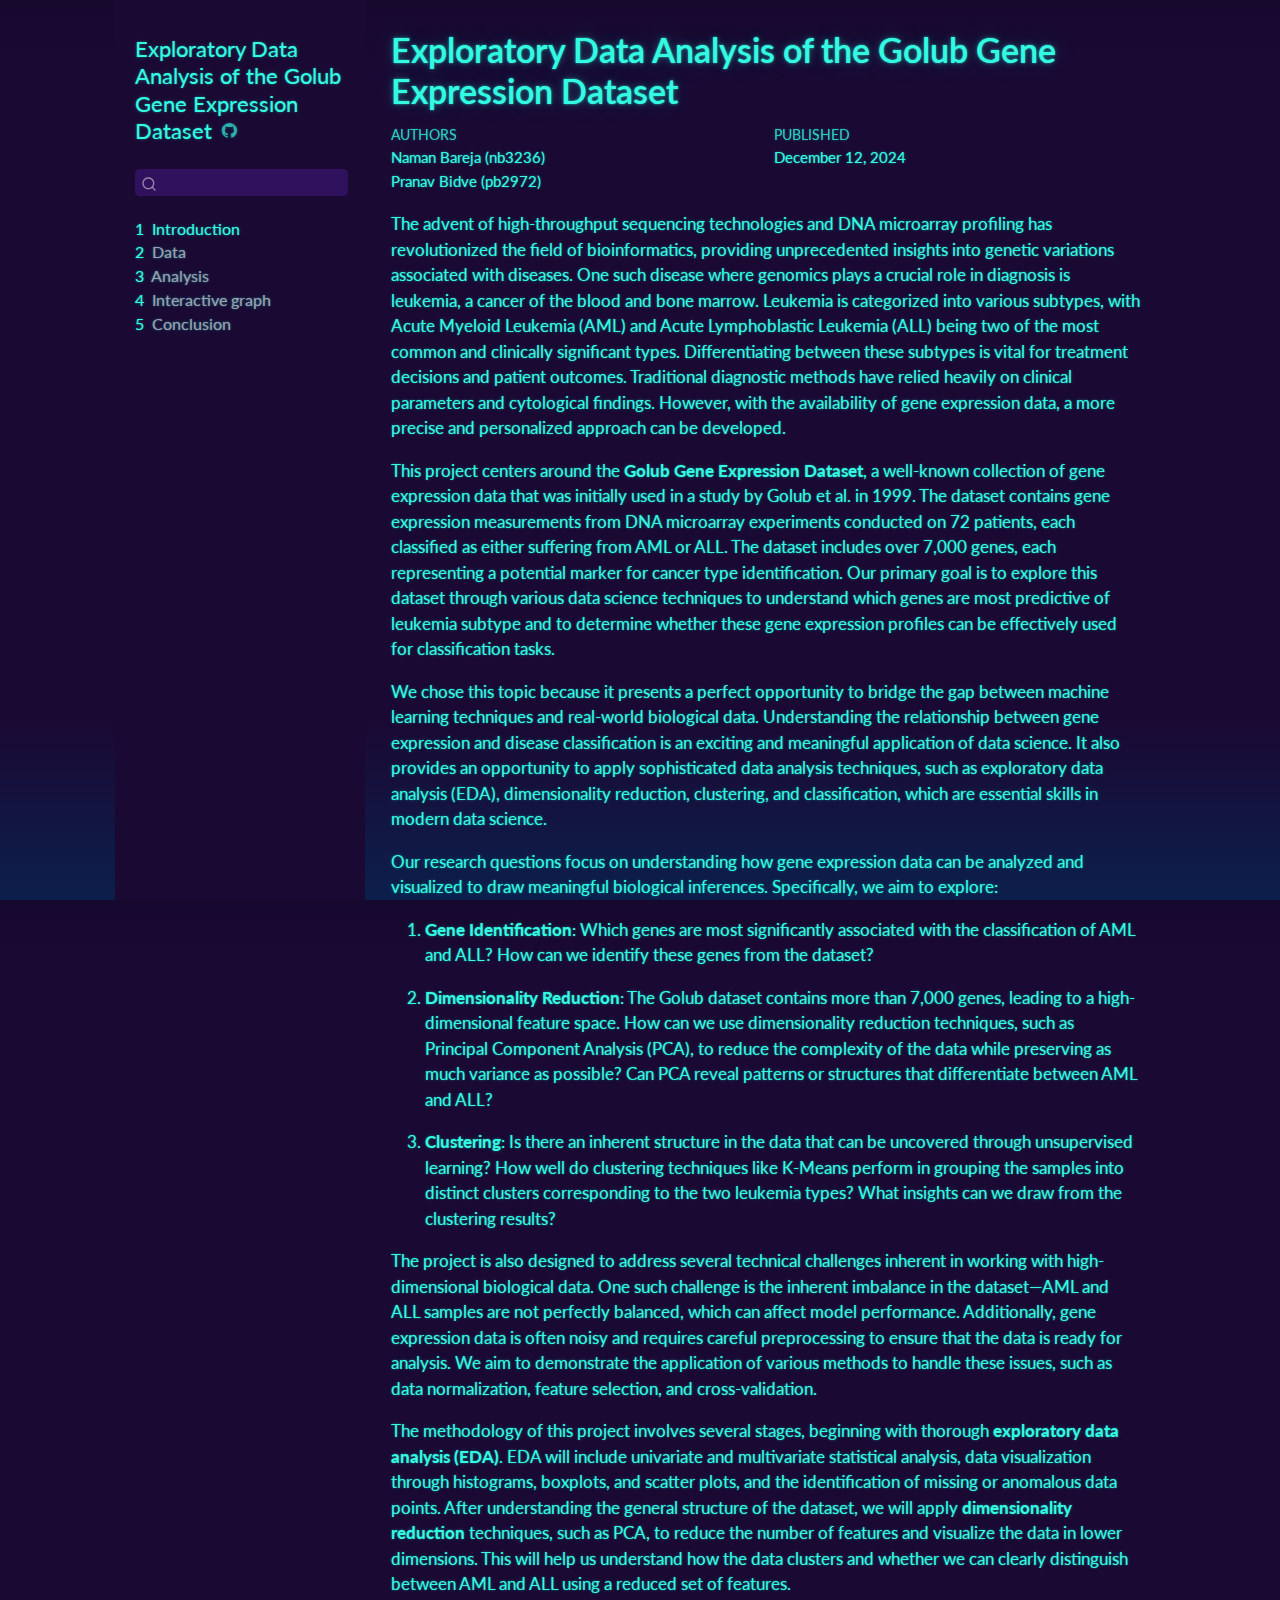
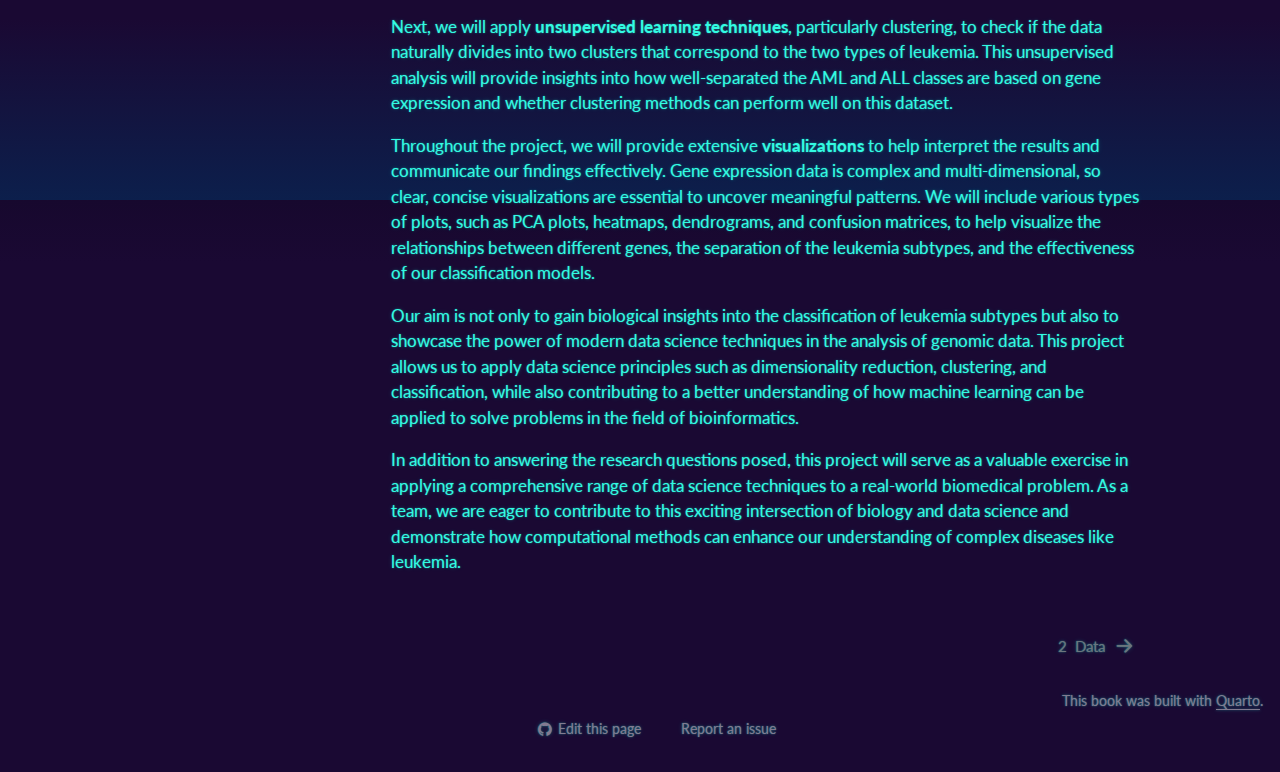
<file: docs/index.html>
<!DOCTYPE html>
<html xmlns="http://www.w3.org/1999/xhtml" lang="en" xml:lang="en"><head>

<meta charset="utf-8">
<meta name="generator" content="quarto-1.5.57">

<meta name="viewport" content="width=device-width, initial-scale=1.0, user-scalable=yes">

<meta name="author" content="Naman Bareja (nb3236)">
<meta name="author" content="Pranav Bidve (pb2972)">
<meta name="dcterms.date" content="2024-12-12">

<title>Exploratory Data Analysis of the Golub Gene Expression Dataset</title>
<style>
code{white-space: pre-wrap;}
span.smallcaps{font-variant: small-caps;}
div.columns{display: flex; gap: min(4vw, 1.5em);}
div.column{flex: auto; overflow-x: auto;}
div.hanging-indent{margin-left: 1.5em; text-indent: -1.5em;}
ul.task-list{list-style: none;}
ul.task-list li input[type="checkbox"] {
  width: 0.8em;
  margin: 0 0.8em 0.2em -1em; /* quarto-specific, see https://github.com/quarto-dev/quarto-cli/issues/4556 */ 
  vertical-align: middle;
}
</style>


<script src="site_libs/quarto-nav/quarto-nav.js"></script>
<script src="site_libs/quarto-nav/headroom.min.js"></script>
<script src="site_libs/clipboard/clipboard.min.js"></script>
<script src="site_libs/quarto-search/autocomplete.umd.js"></script>
<script src="site_libs/quarto-search/fuse.min.js"></script>
<script src="site_libs/quarto-search/quarto-search.js"></script>
<meta name="quarto:offset" content="./">
<link href="./data.html" rel="next">
<script src="site_libs/quarto-html/quarto.js"></script>
<script src="site_libs/quarto-html/popper.min.js"></script>
<script src="site_libs/quarto-html/tippy.umd.min.js"></script>
<script src="site_libs/quarto-html/anchor.min.js"></script>
<link href="site_libs/quarto-html/tippy.css" rel="stylesheet">
<link href="site_libs/quarto-html/quarto-syntax-highlighting-dark.css" rel="stylesheet" id="quarto-text-highlighting-styles">
<script src="site_libs/bootstrap/bootstrap.min.js"></script>
<link href="site_libs/bootstrap/bootstrap-icons.css" rel="stylesheet">
<link href="site_libs/bootstrap/bootstrap.min.css" rel="stylesheet" id="quarto-bootstrap" data-mode="dark">
<script id="quarto-search-options" type="application/json">{
  "location": "sidebar",
  "copy-button": false,
  "collapse-after": 3,
  "panel-placement": "start",
  "type": "textbox",
  "limit": 50,
  "keyboard-shortcut": [
    "f",
    "/",
    "s"
  ],
  "show-item-context": false,
  "language": {
    "search-no-results-text": "No results",
    "search-matching-documents-text": "matching documents",
    "search-copy-link-title": "Copy link to search",
    "search-hide-matches-text": "Hide additional matches",
    "search-more-match-text": "more match in this document",
    "search-more-matches-text": "more matches in this document",
    "search-clear-button-title": "Clear",
    "search-text-placeholder": "",
    "search-detached-cancel-button-title": "Cancel",
    "search-submit-button-title": "Submit",
    "search-label": "Search"
  }
}</script>


<link rel="stylesheet" href="custom.css">
</head>

<body class="nav-sidebar floating fullcontent">

<div id="quarto-search-results"></div>
  <header id="quarto-header" class="headroom fixed-top">
  <nav class="quarto-secondary-nav">
    <div class="container-fluid d-flex">
      <button type="button" class="quarto-btn-toggle btn" data-bs-toggle="collapse" role="button" data-bs-target=".quarto-sidebar-collapse-item" aria-controls="quarto-sidebar" aria-expanded="false" aria-label="Toggle sidebar navigation" onclick="if (window.quartoToggleHeadroom) { window.quartoToggleHeadroom(); }">
        <i class="bi bi-layout-text-sidebar-reverse"></i>
      </button>
        <nav class="quarto-page-breadcrumbs" aria-label="breadcrumb"><ol class="breadcrumb"><li class="breadcrumb-item"><a href="./index.html"><span class="chapter-number">1</span>&nbsp; <span class="chapter-title">Introduction</span></a></li></ol></nav>
        <a class="flex-grow-1" role="navigation" data-bs-toggle="collapse" data-bs-target=".quarto-sidebar-collapse-item" aria-controls="quarto-sidebar" aria-expanded="false" aria-label="Toggle sidebar navigation" onclick="if (window.quartoToggleHeadroom) { window.quartoToggleHeadroom(); }">      
        </a>
      <button type="button" class="btn quarto-search-button" aria-label="Search" onclick="window.quartoOpenSearch();">
        <i class="bi bi-search"></i>
      </button>
    </div>
  </nav>
</header>
<!-- content -->
<div id="quarto-content" class="quarto-container page-columns page-rows-contents page-layout-article">
<!-- sidebar -->
  <nav id="quarto-sidebar" class="sidebar collapse collapse-horizontal quarto-sidebar-collapse-item sidebar-navigation floating overflow-auto">
    <div class="pt-lg-2 mt-2 text-left sidebar-header">
    <div class="sidebar-title mb-0 py-0">
      <a href="./">Exploratory Data Analysis of the Golub Gene Expression Dataset</a> 
        <div class="sidebar-tools-main">
    <a href="https://github.com/pranavbidve/golub-gene" title="Source Code" class="quarto-navigation-tool px-1" aria-label="Source Code"><i class="bi bi-github"></i></a>
</div>
    </div>
      </div>
        <div class="mt-2 flex-shrink-0 align-items-center">
        <div class="sidebar-search">
        <div id="quarto-search" class="" title="Search"></div>
        </div>
        </div>
    <div class="sidebar-menu-container"> 
    <ul class="list-unstyled mt-1">
        <li class="sidebar-item">
  <div class="sidebar-item-container"> 
  <a href="./index.html" class="sidebar-item-text sidebar-link active">
 <span class="menu-text"><span class="chapter-number">1</span>&nbsp; <span class="chapter-title">Introduction</span></span></a>
  </div>
</li>
        <li class="sidebar-item">
  <div class="sidebar-item-container"> 
  <a href="./data.html" class="sidebar-item-text sidebar-link">
 <span class="menu-text"><span class="chapter-number">2</span>&nbsp; <span class="chapter-title">Data</span></span></a>
  </div>
</li>
        <li class="sidebar-item">
  <div class="sidebar-item-container"> 
  <a href="./results.html" class="sidebar-item-text sidebar-link">
 <span class="menu-text"><span class="chapter-number">3</span>&nbsp; <span class="chapter-title">Analysis</span></span></a>
  </div>
</li>
        <li class="sidebar-item">
  <div class="sidebar-item-container"> 
  <a href="./d3graph.html" class="sidebar-item-text sidebar-link">
 <span class="menu-text"><span class="chapter-number">4</span>&nbsp; <span class="chapter-title">Interactive graph</span></span></a>
  </div>
</li>
        <li class="sidebar-item">
  <div class="sidebar-item-container"> 
  <a href="./conclusion.html" class="sidebar-item-text sidebar-link">
 <span class="menu-text"><span class="chapter-number">5</span>&nbsp; <span class="chapter-title">Conclusion</span></span></a>
  </div>
</li>
    </ul>
    </div>
</nav>
<div id="quarto-sidebar-glass" class="quarto-sidebar-collapse-item" data-bs-toggle="collapse" data-bs-target=".quarto-sidebar-collapse-item"></div>
<!-- margin-sidebar -->
    
<!-- main -->
<main class="content" id="quarto-document-content">

<header id="title-block-header" class="quarto-title-block default">
<div class="quarto-title">
<h1 class="title">Exploratory Data Analysis of the Golub Gene Expression Dataset</h1>
</div>



<div class="quarto-title-meta">

    <div>
    <div class="quarto-title-meta-heading">Authors</div>
    <div class="quarto-title-meta-contents">
             <p>Naman Bareja (nb3236) </p>
             <p>Pranav Bidve (pb2972) </p>
          </div>
  </div>
    
    <div>
    <div class="quarto-title-meta-heading">Published</div>
    <div class="quarto-title-meta-contents">
      <p class="date">December 12, 2024</p>
    </div>
  </div>
  
    
  </div>
  


</header>


<p>The advent of high-throughput sequencing technologies and DNA microarray profiling has revolutionized the field of bioinformatics, providing unprecedented insights into genetic variations associated with diseases. One such disease where genomics plays a crucial role in diagnosis is leukemia, a cancer of the blood and bone marrow. Leukemia is categorized into various subtypes, with Acute Myeloid Leukemia (AML) and Acute Lymphoblastic Leukemia (ALL) being two of the most common and clinically significant types. Differentiating between these subtypes is vital for treatment decisions and patient outcomes. Traditional diagnostic methods have relied heavily on clinical parameters and cytological findings. However, with the availability of gene expression data, a more precise and personalized approach can be developed.</p>
<p>This project centers around the <strong>Golub Gene Expression Dataset</strong>, a well-known collection of gene expression data that was initially used in a study by Golub et al.&nbsp;in 1999. The dataset contains gene expression measurements from DNA microarray experiments conducted on 72 patients, each classified as either suffering from AML or ALL. The dataset includes over 7,000 genes, each representing a potential marker for cancer type identification. Our primary goal is to explore this dataset through various data science techniques to understand which genes are most predictive of leukemia subtype and to determine whether these gene expression profiles can be effectively used for classification tasks.</p>
<p>We chose this topic because it presents a perfect opportunity to bridge the gap between machine learning techniques and real-world biological data. Understanding the relationship between gene expression and disease classification is an exciting and meaningful application of data science. It also provides an opportunity to apply sophisticated data analysis techniques, such as exploratory data analysis (EDA), dimensionality reduction, clustering, and classification, which are essential skills in modern data science.</p>
<p>Our research questions focus on understanding how gene expression data can be analyzed and visualized to draw meaningful biological inferences. Specifically, we aim to explore:</p>
<ol type="1">
<li><p><strong>Gene Identification</strong>: Which genes are most significantly associated with the classification of AML and ALL? How can we identify these genes from the dataset?</p></li>
<li><p><strong>Dimensionality Reduction</strong>: The Golub dataset contains more than 7,000 genes, leading to a high-dimensional feature space. How can we use dimensionality reduction techniques, such as Principal Component Analysis (PCA), to reduce the complexity of the data while preserving as much variance as possible? Can PCA reveal patterns or structures that differentiate between AML and ALL?</p></li>
<li><p><strong>Clustering</strong>: Is there an inherent structure in the data that can be uncovered through unsupervised learning? How well do clustering techniques like K-Means perform in grouping the samples into distinct clusters corresponding to the two leukemia types? What insights can we draw from the clustering results?</p></li>
</ol>
<p>The project is also designed to address several technical challenges inherent in working with high-dimensional biological data. One such challenge is the inherent imbalance in the dataset—AML and ALL samples are not perfectly balanced, which can affect model performance. Additionally, gene expression data is often noisy and requires careful preprocessing to ensure that the data is ready for analysis. We aim to demonstrate the application of various methods to handle these issues, such as data normalization, feature selection, and cross-validation.</p>
<p>The methodology of this project involves several stages, beginning with thorough <strong>exploratory data analysis (EDA)</strong>. EDA will include univariate and multivariate statistical analysis, data visualization through histograms, boxplots, and scatter plots, and the identification of missing or anomalous data points. After understanding the general structure of the dataset, we will apply <strong>dimensionality reduction</strong> techniques, such as PCA, to reduce the number of features and visualize the data in lower dimensions. This will help us understand how the data clusters and whether we can clearly distinguish between AML and ALL using a reduced set of features.</p>
<p>Next, we will apply <strong>unsupervised learning techniques</strong>, particularly clustering, to check if the data naturally divides into two clusters that correspond to the two types of leukemia. This unsupervised analysis will provide insights into how well-separated the AML and ALL classes are based on gene expression and whether clustering methods can perform well on this dataset.</p>
<p>Throughout the project, we will provide extensive <strong>visualizations</strong> to help interpret the results and communicate our findings effectively. Gene expression data is complex and multi-dimensional, so clear, concise visualizations are essential to uncover meaningful patterns. We will include various types of plots, such as PCA plots, heatmaps, dendrograms, and confusion matrices, to help visualize the relationships between different genes, the separation of the leukemia subtypes, and the effectiveness of our classification models.</p>
<p>Our aim is not only to gain biological insights into the classification of leukemia subtypes but also to showcase the power of modern data science techniques in the analysis of genomic data. This project allows us to apply data science principles such as dimensionality reduction, clustering, and classification, while also contributing to a better understanding of how machine learning can be applied to solve problems in the field of bioinformatics.</p>
<p>In addition to answering the research questions posed, this project will serve as a valuable exercise in applying a comprehensive range of data science techniques to a real-world biomedical problem. As a team, we are eager to contribute to this exciting intersection of biology and data science and demonstrate how computational methods can enhance our understanding of complex diseases like leukemia.</p>



</main> <!-- /main -->
<script id="quarto-html-after-body" type="application/javascript">
window.document.addEventListener("DOMContentLoaded", function (event) {
  const toggleBodyColorMode = (bsSheetEl) => {
    const mode = bsSheetEl.getAttribute("data-mode");
    const bodyEl = window.document.querySelector("body");
    if (mode === "dark") {
      bodyEl.classList.add("quarto-dark");
      bodyEl.classList.remove("quarto-light");
    } else {
      bodyEl.classList.add("quarto-light");
      bodyEl.classList.remove("quarto-dark");
    }
  }
  const toggleBodyColorPrimary = () => {
    const bsSheetEl = window.document.querySelector("link#quarto-bootstrap");
    if (bsSheetEl) {
      toggleBodyColorMode(bsSheetEl);
    }
  }
  toggleBodyColorPrimary();  
  const icon = "";
  const anchorJS = new window.AnchorJS();
  anchorJS.options = {
    placement: 'right',
    icon: icon
  };
  anchorJS.add('.anchored');
  const isCodeAnnotation = (el) => {
    for (const clz of el.classList) {
      if (clz.startsWith('code-annotation-')) {                     
        return true;
      }
    }
    return false;
  }
  const onCopySuccess = function(e) {
    // button target
    const button = e.trigger;
    // don't keep focus
    button.blur();
    // flash "checked"
    button.classList.add('code-copy-button-checked');
    var currentTitle = button.getAttribute("title");
    button.setAttribute("title", "Copied!");
    let tooltip;
    if (window.bootstrap) {
      button.setAttribute("data-bs-toggle", "tooltip");
      button.setAttribute("data-bs-placement", "left");
      button.setAttribute("data-bs-title", "Copied!");
      tooltip = new bootstrap.Tooltip(button, 
        { trigger: "manual", 
          customClass: "code-copy-button-tooltip",
          offset: [0, -8]});
      tooltip.show();    
    }
    setTimeout(function() {
      if (tooltip) {
        tooltip.hide();
        button.removeAttribute("data-bs-title");
        button.removeAttribute("data-bs-toggle");
        button.removeAttribute("data-bs-placement");
      }
      button.setAttribute("title", currentTitle);
      button.classList.remove('code-copy-button-checked');
    }, 1000);
    // clear code selection
    e.clearSelection();
  }
  const getTextToCopy = function(trigger) {
      const codeEl = trigger.previousElementSibling.cloneNode(true);
      for (const childEl of codeEl.children) {
        if (isCodeAnnotation(childEl)) {
          childEl.remove();
        }
      }
      return codeEl.innerText;
  }
  const clipboard = new window.ClipboardJS('.code-copy-button:not([data-in-quarto-modal])', {
    text: getTextToCopy
  });
  clipboard.on('success', onCopySuccess);
  if (window.document.getElementById('quarto-embedded-source-code-modal')) {
    // For code content inside modals, clipBoardJS needs to be initialized with a container option
    // TODO: Check when it could be a function (https://github.com/zenorocha/clipboard.js/issues/860)
    const clipboardModal = new window.ClipboardJS('.code-copy-button[data-in-quarto-modal]', {
      text: getTextToCopy,
      container: window.document.getElementById('quarto-embedded-source-code-modal')
    });
    clipboardModal.on('success', onCopySuccess);
  }
    var localhostRegex = new RegExp(/^(?:http|https):\/\/localhost\:?[0-9]*\//);
    var mailtoRegex = new RegExp(/^mailto:/);
      var filterRegex = new RegExp('/' + window.location.host + '/');
    var isInternal = (href) => {
        return filterRegex.test(href) || localhostRegex.test(href) || mailtoRegex.test(href);
    }
    // Inspect non-navigation links and adorn them if external
 	var links = window.document.querySelectorAll('a[href]:not(.nav-link):not(.navbar-brand):not(.toc-action):not(.sidebar-link):not(.sidebar-item-toggle):not(.pagination-link):not(.no-external):not([aria-hidden]):not(.dropdown-item):not(.quarto-navigation-tool):not(.about-link)');
    for (var i=0; i<links.length; i++) {
      const link = links[i];
      if (!isInternal(link.href)) {
        // undo the damage that might have been done by quarto-nav.js in the case of
        // links that we want to consider external
        if (link.dataset.originalHref !== undefined) {
          link.href = link.dataset.originalHref;
        }
      }
    }
  function tippyHover(el, contentFn, onTriggerFn, onUntriggerFn) {
    const config = {
      allowHTML: true,
      maxWidth: 500,
      delay: 100,
      arrow: false,
      appendTo: function(el) {
          return el.parentElement;
      },
      interactive: true,
      interactiveBorder: 10,
      theme: 'quarto',
      placement: 'bottom-start',
    };
    if (contentFn) {
      config.content = contentFn;
    }
    if (onTriggerFn) {
      config.onTrigger = onTriggerFn;
    }
    if (onUntriggerFn) {
      config.onUntrigger = onUntriggerFn;
    }
    window.tippy(el, config); 
  }
  const noterefs = window.document.querySelectorAll('a[role="doc-noteref"]');
  for (var i=0; i<noterefs.length; i++) {
    const ref = noterefs[i];
    tippyHover(ref, function() {
      // use id or data attribute instead here
      let href = ref.getAttribute('data-footnote-href') || ref.getAttribute('href');
      try { href = new URL(href).hash; } catch {}
      const id = href.replace(/^#\/?/, "");
      const note = window.document.getElementById(id);
      if (note) {
        return note.innerHTML;
      } else {
        return "";
      }
    });
  }
  const xrefs = window.document.querySelectorAll('a.quarto-xref');
  const processXRef = (id, note) => {
    // Strip column container classes
    const stripColumnClz = (el) => {
      el.classList.remove("page-full", "page-columns");
      if (el.children) {
        for (const child of el.children) {
          stripColumnClz(child);
        }
      }
    }
    stripColumnClz(note)
    if (id === null || id.startsWith('sec-')) {
      // Special case sections, only their first couple elements
      const container = document.createElement("div");
      if (note.children && note.children.length > 2) {
        container.appendChild(note.children[0].cloneNode(true));
        for (let i = 1; i < note.children.length; i++) {
          const child = note.children[i];
          if (child.tagName === "P" && child.innerText === "") {
            continue;
          } else {
            container.appendChild(child.cloneNode(true));
            break;
          }
        }
        if (window.Quarto?.typesetMath) {
          window.Quarto.typesetMath(container);
        }
        return container.innerHTML
      } else {
        if (window.Quarto?.typesetMath) {
          window.Quarto.typesetMath(note);
        }
        return note.innerHTML;
      }
    } else {
      // Remove any anchor links if they are present
      const anchorLink = note.querySelector('a.anchorjs-link');
      if (anchorLink) {
        anchorLink.remove();
      }
      if (window.Quarto?.typesetMath) {
        window.Quarto.typesetMath(note);
      }
      // TODO in 1.5, we should make sure this works without a callout special case
      if (note.classList.contains("callout")) {
        return note.outerHTML;
      } else {
        return note.innerHTML;
      }
    }
  }
  for (var i=0; i<xrefs.length; i++) {
    const xref = xrefs[i];
    tippyHover(xref, undefined, function(instance) {
      instance.disable();
      let url = xref.getAttribute('href');
      let hash = undefined; 
      if (url.startsWith('#')) {
        hash = url;
      } else {
        try { hash = new URL(url).hash; } catch {}
      }
      if (hash) {
        const id = hash.replace(/^#\/?/, "");
        const note = window.document.getElementById(id);
        if (note !== null) {
          try {
            const html = processXRef(id, note.cloneNode(true));
            instance.setContent(html);
          } finally {
            instance.enable();
            instance.show();
          }
        } else {
          // See if we can fetch this
          fetch(url.split('#')[0])
          .then(res => res.text())
          .then(html => {
            const parser = new DOMParser();
            const htmlDoc = parser.parseFromString(html, "text/html");
            const note = htmlDoc.getElementById(id);
            if (note !== null) {
              const html = processXRef(id, note);
              instance.setContent(html);
            } 
          }).finally(() => {
            instance.enable();
            instance.show();
          });
        }
      } else {
        // See if we can fetch a full url (with no hash to target)
        // This is a special case and we should probably do some content thinning / targeting
        fetch(url)
        .then(res => res.text())
        .then(html => {
          const parser = new DOMParser();
          const htmlDoc = parser.parseFromString(html, "text/html");
          const note = htmlDoc.querySelector('main.content');
          if (note !== null) {
            // This should only happen for chapter cross references
            // (since there is no id in the URL)
            // remove the first header
            if (note.children.length > 0 && note.children[0].tagName === "HEADER") {
              note.children[0].remove();
            }
            const html = processXRef(null, note);
            instance.setContent(html);
          } 
        }).finally(() => {
          instance.enable();
          instance.show();
        });
      }
    }, function(instance) {
    });
  }
      let selectedAnnoteEl;
      const selectorForAnnotation = ( cell, annotation) => {
        let cellAttr = 'data-code-cell="' + cell + '"';
        let lineAttr = 'data-code-annotation="' +  annotation + '"';
        const selector = 'span[' + cellAttr + '][' + lineAttr + ']';
        return selector;
      }
      const selectCodeLines = (annoteEl) => {
        const doc = window.document;
        const targetCell = annoteEl.getAttribute("data-target-cell");
        const targetAnnotation = annoteEl.getAttribute("data-target-annotation");
        const annoteSpan = window.document.querySelector(selectorForAnnotation(targetCell, targetAnnotation));
        const lines = annoteSpan.getAttribute("data-code-lines").split(",");
        const lineIds = lines.map((line) => {
          return targetCell + "-" + line;
        })
        let top = null;
        let height = null;
        let parent = null;
        if (lineIds.length > 0) {
            //compute the position of the single el (top and bottom and make a div)
            const el = window.document.getElementById(lineIds[0]);
            top = el.offsetTop;
            height = el.offsetHeight;
            parent = el.parentElement.parentElement;
          if (lineIds.length > 1) {
            const lastEl = window.document.getElementById(lineIds[lineIds.length - 1]);
            const bottom = lastEl.offsetTop + lastEl.offsetHeight;
            height = bottom - top;
          }
          if (top !== null && height !== null && parent !== null) {
            // cook up a div (if necessary) and position it 
            let div = window.document.getElementById("code-annotation-line-highlight");
            if (div === null) {
              div = window.document.createElement("div");
              div.setAttribute("id", "code-annotation-line-highlight");
              div.style.position = 'absolute';
              parent.appendChild(div);
            }
            div.style.top = top - 2 + "px";
            div.style.height = height + 4 + "px";
            div.style.left = 0;
            let gutterDiv = window.document.getElementById("code-annotation-line-highlight-gutter");
            if (gutterDiv === null) {
              gutterDiv = window.document.createElement("div");
              gutterDiv.setAttribute("id", "code-annotation-line-highlight-gutter");
              gutterDiv.style.position = 'absolute';
              const codeCell = window.document.getElementById(targetCell);
              const gutter = codeCell.querySelector('.code-annotation-gutter');
              gutter.appendChild(gutterDiv);
            }
            gutterDiv.style.top = top - 2 + "px";
            gutterDiv.style.height = height + 4 + "px";
          }
          selectedAnnoteEl = annoteEl;
        }
      };
      const unselectCodeLines = () => {
        const elementsIds = ["code-annotation-line-highlight", "code-annotation-line-highlight-gutter"];
        elementsIds.forEach((elId) => {
          const div = window.document.getElementById(elId);
          if (div) {
            div.remove();
          }
        });
        selectedAnnoteEl = undefined;
      };
        // Handle positioning of the toggle
    window.addEventListener(
      "resize",
      throttle(() => {
        elRect = undefined;
        if (selectedAnnoteEl) {
          selectCodeLines(selectedAnnoteEl);
        }
      }, 10)
    );
    function throttle(fn, ms) {
    let throttle = false;
    let timer;
      return (...args) => {
        if(!throttle) { // first call gets through
            fn.apply(this, args);
            throttle = true;
        } else { // all the others get throttled
            if(timer) clearTimeout(timer); // cancel #2
            timer = setTimeout(() => {
              fn.apply(this, args);
              timer = throttle = false;
            }, ms);
        }
      };
    }
      // Attach click handler to the DT
      const annoteDls = window.document.querySelectorAll('dt[data-target-cell]');
      for (const annoteDlNode of annoteDls) {
        annoteDlNode.addEventListener('click', (event) => {
          const clickedEl = event.target;
          if (clickedEl !== selectedAnnoteEl) {
            unselectCodeLines();
            const activeEl = window.document.querySelector('dt[data-target-cell].code-annotation-active');
            if (activeEl) {
              activeEl.classList.remove('code-annotation-active');
            }
            selectCodeLines(clickedEl);
            clickedEl.classList.add('code-annotation-active');
          } else {
            // Unselect the line
            unselectCodeLines();
            clickedEl.classList.remove('code-annotation-active');
          }
        });
      }
  const findCites = (el) => {
    const parentEl = el.parentElement;
    if (parentEl) {
      const cites = parentEl.dataset.cites;
      if (cites) {
        return {
          el,
          cites: cites.split(' ')
        };
      } else {
        return findCites(el.parentElement)
      }
    } else {
      return undefined;
    }
  };
  var bibliorefs = window.document.querySelectorAll('a[role="doc-biblioref"]');
  for (var i=0; i<bibliorefs.length; i++) {
    const ref = bibliorefs[i];
    const citeInfo = findCites(ref);
    if (citeInfo) {
      tippyHover(citeInfo.el, function() {
        var popup = window.document.createElement('div');
        citeInfo.cites.forEach(function(cite) {
          var citeDiv = window.document.createElement('div');
          citeDiv.classList.add('hanging-indent');
          citeDiv.classList.add('csl-entry');
          var biblioDiv = window.document.getElementById('ref-' + cite);
          if (biblioDiv) {
            citeDiv.innerHTML = biblioDiv.innerHTML;
          }
          popup.appendChild(citeDiv);
        });
        return popup.innerHTML;
      });
    }
  }
});
</script>
<nav class="page-navigation">
  <div class="nav-page nav-page-previous">
  </div>
  <div class="nav-page nav-page-next">
      <a href="./data.html" class="pagination-link" aria-label="Data">
        <span class="nav-page-text"><span class="chapter-number">2</span>&nbsp; <span class="chapter-title">Data</span></span> <i class="bi bi-arrow-right-short"></i>
      </a>
  </div>
</nav>
</div> <!-- /content -->
<footer class="footer">
  <div class="nav-footer">
    <div class="nav-footer-left">
      &nbsp;
    </div>   
    <div class="nav-footer-center">
      &nbsp;
    <div class="toc-actions"><ul><li><a href="https://github.com/pranavbidve/golub-gene/edit/main/index.qmd" class="toc-action"><i class="bi bi-github"></i>Edit this page</a></li><li><a href="https://github.com/pranavbidve/golub-gene/issues/new" class="toc-action"><i class="bi empty"></i>Report an issue</a></li></ul></div></div>
    <div class="nav-footer-right">
<p>This book was built with <a href="https://quarto.org/">Quarto</a>.</p>
</div>
  </div>
</footer>




</body></html>
</file>
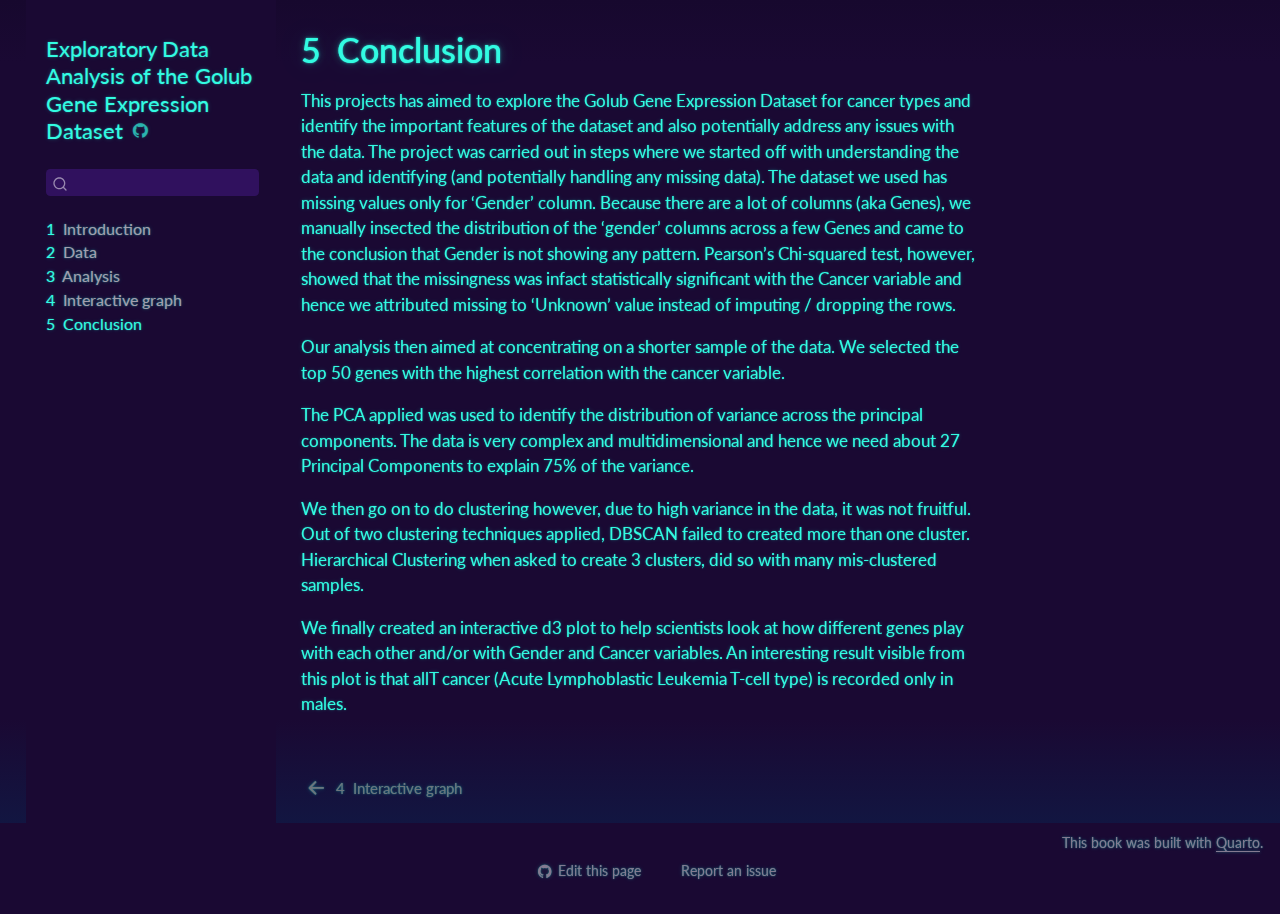
<file: docs/conclusion.html>
<!DOCTYPE html>
<html xmlns="http://www.w3.org/1999/xhtml" lang="en" xml:lang="en"><head>

<meta charset="utf-8">
<meta name="generator" content="quarto-1.5.57">

<meta name="viewport" content="width=device-width, initial-scale=1.0, user-scalable=yes">


<title>5&nbsp; Conclusion – Exploratory Data Analysis of the Golub Gene Expression Dataset</title>
<style>
code{white-space: pre-wrap;}
span.smallcaps{font-variant: small-caps;}
div.columns{display: flex; gap: min(4vw, 1.5em);}
div.column{flex: auto; overflow-x: auto;}
div.hanging-indent{margin-left: 1.5em; text-indent: -1.5em;}
ul.task-list{list-style: none;}
ul.task-list li input[type="checkbox"] {
  width: 0.8em;
  margin: 0 0.8em 0.2em -1em; /* quarto-specific, see https://github.com/quarto-dev/quarto-cli/issues/4556 */ 
  vertical-align: middle;
}
</style>


<script src="site_libs/quarto-nav/quarto-nav.js"></script>
<script src="site_libs/quarto-nav/headroom.min.js"></script>
<script src="site_libs/clipboard/clipboard.min.js"></script>
<script src="site_libs/quarto-search/autocomplete.umd.js"></script>
<script src="site_libs/quarto-search/fuse.min.js"></script>
<script src="site_libs/quarto-search/quarto-search.js"></script>
<meta name="quarto:offset" content="./">
<link href="./d3graph.html" rel="prev">
<script src="site_libs/quarto-html/quarto.js"></script>
<script src="site_libs/quarto-html/popper.min.js"></script>
<script src="site_libs/quarto-html/tippy.umd.min.js"></script>
<script src="site_libs/quarto-html/anchor.min.js"></script>
<link href="site_libs/quarto-html/tippy.css" rel="stylesheet">
<link href="site_libs/quarto-html/quarto-syntax-highlighting-dark.css" rel="stylesheet" id="quarto-text-highlighting-styles">
<script src="site_libs/bootstrap/bootstrap.min.js"></script>
<link href="site_libs/bootstrap/bootstrap-icons.css" rel="stylesheet">
<link href="site_libs/bootstrap/bootstrap.min.css" rel="stylesheet" id="quarto-bootstrap" data-mode="dark">
<script id="quarto-search-options" type="application/json">{
  "location": "sidebar",
  "copy-button": false,
  "collapse-after": 3,
  "panel-placement": "start",
  "type": "textbox",
  "limit": 50,
  "keyboard-shortcut": [
    "f",
    "/",
    "s"
  ],
  "show-item-context": false,
  "language": {
    "search-no-results-text": "No results",
    "search-matching-documents-text": "matching documents",
    "search-copy-link-title": "Copy link to search",
    "search-hide-matches-text": "Hide additional matches",
    "search-more-match-text": "more match in this document",
    "search-more-matches-text": "more matches in this document",
    "search-clear-button-title": "Clear",
    "search-text-placeholder": "",
    "search-detached-cancel-button-title": "Cancel",
    "search-submit-button-title": "Submit",
    "search-label": "Search"
  }
}</script>


<link rel="stylesheet" href="custom.css">
</head>

<body class="nav-sidebar floating">

<div id="quarto-search-results"></div>
  <header id="quarto-header" class="headroom fixed-top">
  <nav class="quarto-secondary-nav">
    <div class="container-fluid d-flex">
      <button type="button" class="quarto-btn-toggle btn" data-bs-toggle="collapse" role="button" data-bs-target=".quarto-sidebar-collapse-item" aria-controls="quarto-sidebar" aria-expanded="false" aria-label="Toggle sidebar navigation" onclick="if (window.quartoToggleHeadroom) { window.quartoToggleHeadroom(); }">
        <i class="bi bi-layout-text-sidebar-reverse"></i>
      </button>
        <nav class="quarto-page-breadcrumbs" aria-label="breadcrumb"><ol class="breadcrumb"><li class="breadcrumb-item"><a href="./conclusion.html"><span class="chapter-number">5</span>&nbsp; <span class="chapter-title">Conclusion</span></a></li></ol></nav>
        <a class="flex-grow-1" role="navigation" data-bs-toggle="collapse" data-bs-target=".quarto-sidebar-collapse-item" aria-controls="quarto-sidebar" aria-expanded="false" aria-label="Toggle sidebar navigation" onclick="if (window.quartoToggleHeadroom) { window.quartoToggleHeadroom(); }">      
        </a>
      <button type="button" class="btn quarto-search-button" aria-label="Search" onclick="window.quartoOpenSearch();">
        <i class="bi bi-search"></i>
      </button>
    </div>
  </nav>
</header>
<!-- content -->
<div id="quarto-content" class="quarto-container page-columns page-rows-contents page-layout-article">
<!-- sidebar -->
  <nav id="quarto-sidebar" class="sidebar collapse collapse-horizontal quarto-sidebar-collapse-item sidebar-navigation floating overflow-auto">
    <div class="pt-lg-2 mt-2 text-left sidebar-header">
    <div class="sidebar-title mb-0 py-0">
      <a href="./">Exploratory Data Analysis of the Golub Gene Expression Dataset</a> 
        <div class="sidebar-tools-main">
    <a href="https://github.com/pranavbidve/golub-gene" title="Source Code" class="quarto-navigation-tool px-1" aria-label="Source Code"><i class="bi bi-github"></i></a>
</div>
    </div>
      </div>
        <div class="mt-2 flex-shrink-0 align-items-center">
        <div class="sidebar-search">
        <div id="quarto-search" class="" title="Search"></div>
        </div>
        </div>
    <div class="sidebar-menu-container"> 
    <ul class="list-unstyled mt-1">
        <li class="sidebar-item">
  <div class="sidebar-item-container"> 
  <a href="./index.html" class="sidebar-item-text sidebar-link">
 <span class="menu-text"><span class="chapter-number">1</span>&nbsp; <span class="chapter-title">Introduction</span></span></a>
  </div>
</li>
        <li class="sidebar-item">
  <div class="sidebar-item-container"> 
  <a href="./data.html" class="sidebar-item-text sidebar-link">
 <span class="menu-text"><span class="chapter-number">2</span>&nbsp; <span class="chapter-title">Data</span></span></a>
  </div>
</li>
        <li class="sidebar-item">
  <div class="sidebar-item-container"> 
  <a href="./results.html" class="sidebar-item-text sidebar-link">
 <span class="menu-text"><span class="chapter-number">3</span>&nbsp; <span class="chapter-title">Analysis</span></span></a>
  </div>
</li>
        <li class="sidebar-item">
  <div class="sidebar-item-container"> 
  <a href="./d3graph.html" class="sidebar-item-text sidebar-link">
 <span class="menu-text"><span class="chapter-number">4</span>&nbsp; <span class="chapter-title">Interactive graph</span></span></a>
  </div>
</li>
        <li class="sidebar-item">
  <div class="sidebar-item-container"> 
  <a href="./conclusion.html" class="sidebar-item-text sidebar-link active">
 <span class="menu-text"><span class="chapter-number">5</span>&nbsp; <span class="chapter-title">Conclusion</span></span></a>
  </div>
</li>
    </ul>
    </div>
</nav>
<div id="quarto-sidebar-glass" class="quarto-sidebar-collapse-item" data-bs-toggle="collapse" data-bs-target=".quarto-sidebar-collapse-item"></div>
<!-- margin-sidebar -->
    <div id="quarto-margin-sidebar" class="sidebar margin-sidebar zindex-bottom">
        
    </div>
<!-- main -->
<main class="content" id="quarto-document-content">

<header id="title-block-header" class="quarto-title-block default">
<div class="quarto-title">
<h1 class="title"><span class="chapter-number">5</span>&nbsp; <span class="chapter-title">Conclusion</span></h1>
</div>



<div class="quarto-title-meta">

    
  
    
  </div>
  


</header>


<p>This projects has aimed to explore the Golub Gene Expression Dataset for cancer types and identify the important features of the dataset and also potentially address any issues with the data. The project was carried out in steps where we started off with understanding the data and identifying (and potentially handling any missing data). The dataset we used has missing values only for ‘Gender’ column. Because there are a lot of columns (aka Genes), we manually insected the distribution of the ‘gender’ columns across a few Genes and came to the conclusion that Gender is not showing any pattern. Pearson’s Chi-squared test, however, showed that the missingness was infact statistically significant with the Cancer variable and hence we attributed missing to ‘Unknown’ value instead of imputing / dropping the rows.</p>
<p>Our analysis then aimed at concentrating on a shorter sample of the data. We selected the top 50 genes with the highest correlation with the cancer variable.</p>
<p>The PCA applied was used to identify the distribution of variance across the principal components. The data is very complex and multidimensional and hence we need about 27 Principal Components to explain 75% of the variance.</p>
<p>We then go on to do clustering however, due to high variance in the data, it was not fruitful. Out of two clustering techniques applied, DBSCAN failed to created more than one cluster. Hierarchical Clustering when asked to create 3 clusters, did so with many mis-clustered samples.</p>
<p>We finally created an interactive d3 plot to help scientists look at how different genes play with each other and/or with Gender and Cancer variables. An interesting result visible from this plot is that allT cancer (Acute Lymphoblastic Leukemia T-cell type) is recorded only in males.</p>



</main> <!-- /main -->
<script id="quarto-html-after-body" type="application/javascript">
window.document.addEventListener("DOMContentLoaded", function (event) {
  const toggleBodyColorMode = (bsSheetEl) => {
    const mode = bsSheetEl.getAttribute("data-mode");
    const bodyEl = window.document.querySelector("body");
    if (mode === "dark") {
      bodyEl.classList.add("quarto-dark");
      bodyEl.classList.remove("quarto-light");
    } else {
      bodyEl.classList.add("quarto-light");
      bodyEl.classList.remove("quarto-dark");
    }
  }
  const toggleBodyColorPrimary = () => {
    const bsSheetEl = window.document.querySelector("link#quarto-bootstrap");
    if (bsSheetEl) {
      toggleBodyColorMode(bsSheetEl);
    }
  }
  toggleBodyColorPrimary();  
  const icon = "";
  const anchorJS = new window.AnchorJS();
  anchorJS.options = {
    placement: 'right',
    icon: icon
  };
  anchorJS.add('.anchored');
  const isCodeAnnotation = (el) => {
    for (const clz of el.classList) {
      if (clz.startsWith('code-annotation-')) {                     
        return true;
      }
    }
    return false;
  }
  const onCopySuccess = function(e) {
    // button target
    const button = e.trigger;
    // don't keep focus
    button.blur();
    // flash "checked"
    button.classList.add('code-copy-button-checked');
    var currentTitle = button.getAttribute("title");
    button.setAttribute("title", "Copied!");
    let tooltip;
    if (window.bootstrap) {
      button.setAttribute("data-bs-toggle", "tooltip");
      button.setAttribute("data-bs-placement", "left");
      button.setAttribute("data-bs-title", "Copied!");
      tooltip = new bootstrap.Tooltip(button, 
        { trigger: "manual", 
          customClass: "code-copy-button-tooltip",
          offset: [0, -8]});
      tooltip.show();    
    }
    setTimeout(function() {
      if (tooltip) {
        tooltip.hide();
        button.removeAttribute("data-bs-title");
        button.removeAttribute("data-bs-toggle");
        button.removeAttribute("data-bs-placement");
      }
      button.setAttribute("title", currentTitle);
      button.classList.remove('code-copy-button-checked');
    }, 1000);
    // clear code selection
    e.clearSelection();
  }
  const getTextToCopy = function(trigger) {
      const codeEl = trigger.previousElementSibling.cloneNode(true);
      for (const childEl of codeEl.children) {
        if (isCodeAnnotation(childEl)) {
          childEl.remove();
        }
      }
      return codeEl.innerText;
  }
  const clipboard = new window.ClipboardJS('.code-copy-button:not([data-in-quarto-modal])', {
    text: getTextToCopy
  });
  clipboard.on('success', onCopySuccess);
  if (window.document.getElementById('quarto-embedded-source-code-modal')) {
    // For code content inside modals, clipBoardJS needs to be initialized with a container option
    // TODO: Check when it could be a function (https://github.com/zenorocha/clipboard.js/issues/860)
    const clipboardModal = new window.ClipboardJS('.code-copy-button[data-in-quarto-modal]', {
      text: getTextToCopy,
      container: window.document.getElementById('quarto-embedded-source-code-modal')
    });
    clipboardModal.on('success', onCopySuccess);
  }
    var localhostRegex = new RegExp(/^(?:http|https):\/\/localhost\:?[0-9]*\//);
    var mailtoRegex = new RegExp(/^mailto:/);
      var filterRegex = new RegExp('/' + window.location.host + '/');
    var isInternal = (href) => {
        return filterRegex.test(href) || localhostRegex.test(href) || mailtoRegex.test(href);
    }
    // Inspect non-navigation links and adorn them if external
 	var links = window.document.querySelectorAll('a[href]:not(.nav-link):not(.navbar-brand):not(.toc-action):not(.sidebar-link):not(.sidebar-item-toggle):not(.pagination-link):not(.no-external):not([aria-hidden]):not(.dropdown-item):not(.quarto-navigation-tool):not(.about-link)');
    for (var i=0; i<links.length; i++) {
      const link = links[i];
      if (!isInternal(link.href)) {
        // undo the damage that might have been done by quarto-nav.js in the case of
        // links that we want to consider external
        if (link.dataset.originalHref !== undefined) {
          link.href = link.dataset.originalHref;
        }
      }
    }
  function tippyHover(el, contentFn, onTriggerFn, onUntriggerFn) {
    const config = {
      allowHTML: true,
      maxWidth: 500,
      delay: 100,
      arrow: false,
      appendTo: function(el) {
          return el.parentElement;
      },
      interactive: true,
      interactiveBorder: 10,
      theme: 'quarto',
      placement: 'bottom-start',
    };
    if (contentFn) {
      config.content = contentFn;
    }
    if (onTriggerFn) {
      config.onTrigger = onTriggerFn;
    }
    if (onUntriggerFn) {
      config.onUntrigger = onUntriggerFn;
    }
    window.tippy(el, config); 
  }
  const noterefs = window.document.querySelectorAll('a[role="doc-noteref"]');
  for (var i=0; i<noterefs.length; i++) {
    const ref = noterefs[i];
    tippyHover(ref, function() {
      // use id or data attribute instead here
      let href = ref.getAttribute('data-footnote-href') || ref.getAttribute('href');
      try { href = new URL(href).hash; } catch {}
      const id = href.replace(/^#\/?/, "");
      const note = window.document.getElementById(id);
      if (note) {
        return note.innerHTML;
      } else {
        return "";
      }
    });
  }
  const xrefs = window.document.querySelectorAll('a.quarto-xref');
  const processXRef = (id, note) => {
    // Strip column container classes
    const stripColumnClz = (el) => {
      el.classList.remove("page-full", "page-columns");
      if (el.children) {
        for (const child of el.children) {
          stripColumnClz(child);
        }
      }
    }
    stripColumnClz(note)
    if (id === null || id.startsWith('sec-')) {
      // Special case sections, only their first couple elements
      const container = document.createElement("div");
      if (note.children && note.children.length > 2) {
        container.appendChild(note.children[0].cloneNode(true));
        for (let i = 1; i < note.children.length; i++) {
          const child = note.children[i];
          if (child.tagName === "P" && child.innerText === "") {
            continue;
          } else {
            container.appendChild(child.cloneNode(true));
            break;
          }
        }
        if (window.Quarto?.typesetMath) {
          window.Quarto.typesetMath(container);
        }
        return container.innerHTML
      } else {
        if (window.Quarto?.typesetMath) {
          window.Quarto.typesetMath(note);
        }
        return note.innerHTML;
      }
    } else {
      // Remove any anchor links if they are present
      const anchorLink = note.querySelector('a.anchorjs-link');
      if (anchorLink) {
        anchorLink.remove();
      }
      if (window.Quarto?.typesetMath) {
        window.Quarto.typesetMath(note);
      }
      // TODO in 1.5, we should make sure this works without a callout special case
      if (note.classList.contains("callout")) {
        return note.outerHTML;
      } else {
        return note.innerHTML;
      }
    }
  }
  for (var i=0; i<xrefs.length; i++) {
    const xref = xrefs[i];
    tippyHover(xref, undefined, function(instance) {
      instance.disable();
      let url = xref.getAttribute('href');
      let hash = undefined; 
      if (url.startsWith('#')) {
        hash = url;
      } else {
        try { hash = new URL(url).hash; } catch {}
      }
      if (hash) {
        const id = hash.replace(/^#\/?/, "");
        const note = window.document.getElementById(id);
        if (note !== null) {
          try {
            const html = processXRef(id, note.cloneNode(true));
            instance.setContent(html);
          } finally {
            instance.enable();
            instance.show();
          }
        } else {
          // See if we can fetch this
          fetch(url.split('#')[0])
          .then(res => res.text())
          .then(html => {
            const parser = new DOMParser();
            const htmlDoc = parser.parseFromString(html, "text/html");
            const note = htmlDoc.getElementById(id);
            if (note !== null) {
              const html = processXRef(id, note);
              instance.setContent(html);
            } 
          }).finally(() => {
            instance.enable();
            instance.show();
          });
        }
      } else {
        // See if we can fetch a full url (with no hash to target)
        // This is a special case and we should probably do some content thinning / targeting
        fetch(url)
        .then(res => res.text())
        .then(html => {
          const parser = new DOMParser();
          const htmlDoc = parser.parseFromString(html, "text/html");
          const note = htmlDoc.querySelector('main.content');
          if (note !== null) {
            // This should only happen for chapter cross references
            // (since there is no id in the URL)
            // remove the first header
            if (note.children.length > 0 && note.children[0].tagName === "HEADER") {
              note.children[0].remove();
            }
            const html = processXRef(null, note);
            instance.setContent(html);
          } 
        }).finally(() => {
          instance.enable();
          instance.show();
        });
      }
    }, function(instance) {
    });
  }
      let selectedAnnoteEl;
      const selectorForAnnotation = ( cell, annotation) => {
        let cellAttr = 'data-code-cell="' + cell + '"';
        let lineAttr = 'data-code-annotation="' +  annotation + '"';
        const selector = 'span[' + cellAttr + '][' + lineAttr + ']';
        return selector;
      }
      const selectCodeLines = (annoteEl) => {
        const doc = window.document;
        const targetCell = annoteEl.getAttribute("data-target-cell");
        const targetAnnotation = annoteEl.getAttribute("data-target-annotation");
        const annoteSpan = window.document.querySelector(selectorForAnnotation(targetCell, targetAnnotation));
        const lines = annoteSpan.getAttribute("data-code-lines").split(",");
        const lineIds = lines.map((line) => {
          return targetCell + "-" + line;
        })
        let top = null;
        let height = null;
        let parent = null;
        if (lineIds.length > 0) {
            //compute the position of the single el (top and bottom and make a div)
            const el = window.document.getElementById(lineIds[0]);
            top = el.offsetTop;
            height = el.offsetHeight;
            parent = el.parentElement.parentElement;
          if (lineIds.length > 1) {
            const lastEl = window.document.getElementById(lineIds[lineIds.length - 1]);
            const bottom = lastEl.offsetTop + lastEl.offsetHeight;
            height = bottom - top;
          }
          if (top !== null && height !== null && parent !== null) {
            // cook up a div (if necessary) and position it 
            let div = window.document.getElementById("code-annotation-line-highlight");
            if (div === null) {
              div = window.document.createElement("div");
              div.setAttribute("id", "code-annotation-line-highlight");
              div.style.position = 'absolute';
              parent.appendChild(div);
            }
            div.style.top = top - 2 + "px";
            div.style.height = height + 4 + "px";
            div.style.left = 0;
            let gutterDiv = window.document.getElementById("code-annotation-line-highlight-gutter");
            if (gutterDiv === null) {
              gutterDiv = window.document.createElement("div");
              gutterDiv.setAttribute("id", "code-annotation-line-highlight-gutter");
              gutterDiv.style.position = 'absolute';
              const codeCell = window.document.getElementById(targetCell);
              const gutter = codeCell.querySelector('.code-annotation-gutter');
              gutter.appendChild(gutterDiv);
            }
            gutterDiv.style.top = top - 2 + "px";
            gutterDiv.style.height = height + 4 + "px";
          }
          selectedAnnoteEl = annoteEl;
        }
      };
      const unselectCodeLines = () => {
        const elementsIds = ["code-annotation-line-highlight", "code-annotation-line-highlight-gutter"];
        elementsIds.forEach((elId) => {
          const div = window.document.getElementById(elId);
          if (div) {
            div.remove();
          }
        });
        selectedAnnoteEl = undefined;
      };
        // Handle positioning of the toggle
    window.addEventListener(
      "resize",
      throttle(() => {
        elRect = undefined;
        if (selectedAnnoteEl) {
          selectCodeLines(selectedAnnoteEl);
        }
      }, 10)
    );
    function throttle(fn, ms) {
    let throttle = false;
    let timer;
      return (...args) => {
        if(!throttle) { // first call gets through
            fn.apply(this, args);
            throttle = true;
        } else { // all the others get throttled
            if(timer) clearTimeout(timer); // cancel #2
            timer = setTimeout(() => {
              fn.apply(this, args);
              timer = throttle = false;
            }, ms);
        }
      };
    }
      // Attach click handler to the DT
      const annoteDls = window.document.querySelectorAll('dt[data-target-cell]');
      for (const annoteDlNode of annoteDls) {
        annoteDlNode.addEventListener('click', (event) => {
          const clickedEl = event.target;
          if (clickedEl !== selectedAnnoteEl) {
            unselectCodeLines();
            const activeEl = window.document.querySelector('dt[data-target-cell].code-annotation-active');
            if (activeEl) {
              activeEl.classList.remove('code-annotation-active');
            }
            selectCodeLines(clickedEl);
            clickedEl.classList.add('code-annotation-active');
          } else {
            // Unselect the line
            unselectCodeLines();
            clickedEl.classList.remove('code-annotation-active');
          }
        });
      }
  const findCites = (el) => {
    const parentEl = el.parentElement;
    if (parentEl) {
      const cites = parentEl.dataset.cites;
      if (cites) {
        return {
          el,
          cites: cites.split(' ')
        };
      } else {
        return findCites(el.parentElement)
      }
    } else {
      return undefined;
    }
  };
  var bibliorefs = window.document.querySelectorAll('a[role="doc-biblioref"]');
  for (var i=0; i<bibliorefs.length; i++) {
    const ref = bibliorefs[i];
    const citeInfo = findCites(ref);
    if (citeInfo) {
      tippyHover(citeInfo.el, function() {
        var popup = window.document.createElement('div');
        citeInfo.cites.forEach(function(cite) {
          var citeDiv = window.document.createElement('div');
          citeDiv.classList.add('hanging-indent');
          citeDiv.classList.add('csl-entry');
          var biblioDiv = window.document.getElementById('ref-' + cite);
          if (biblioDiv) {
            citeDiv.innerHTML = biblioDiv.innerHTML;
          }
          popup.appendChild(citeDiv);
        });
        return popup.innerHTML;
      });
    }
  }
});
</script>
<nav class="page-navigation">
  <div class="nav-page nav-page-previous">
      <a href="./d3graph.html" class="pagination-link" aria-label="Interactive graph">
        <i class="bi bi-arrow-left-short"></i> <span class="nav-page-text"><span class="chapter-number">4</span>&nbsp; <span class="chapter-title">Interactive graph</span></span>
      </a>          
  </div>
  <div class="nav-page nav-page-next">
  </div>
</nav>
</div> <!-- /content -->
<footer class="footer">
  <div class="nav-footer">
    <div class="nav-footer-left">
      &nbsp;
    </div>   
    <div class="nav-footer-center">
      &nbsp;
    <div class="toc-actions"><ul><li><a href="https://github.com/pranavbidve/golub-gene/edit/main/conclusion.qmd" class="toc-action"><i class="bi bi-github"></i>Edit this page</a></li><li><a href="https://github.com/pranavbidve/golub-gene/issues/new" class="toc-action"><i class="bi empty"></i>Report an issue</a></li></ul></div></div>
    <div class="nav-footer-right">
<p>This book was built with <a href="https://quarto.org/">Quarto</a>.</p>
</div>
  </div>
</footer>




</body></html>
</file>
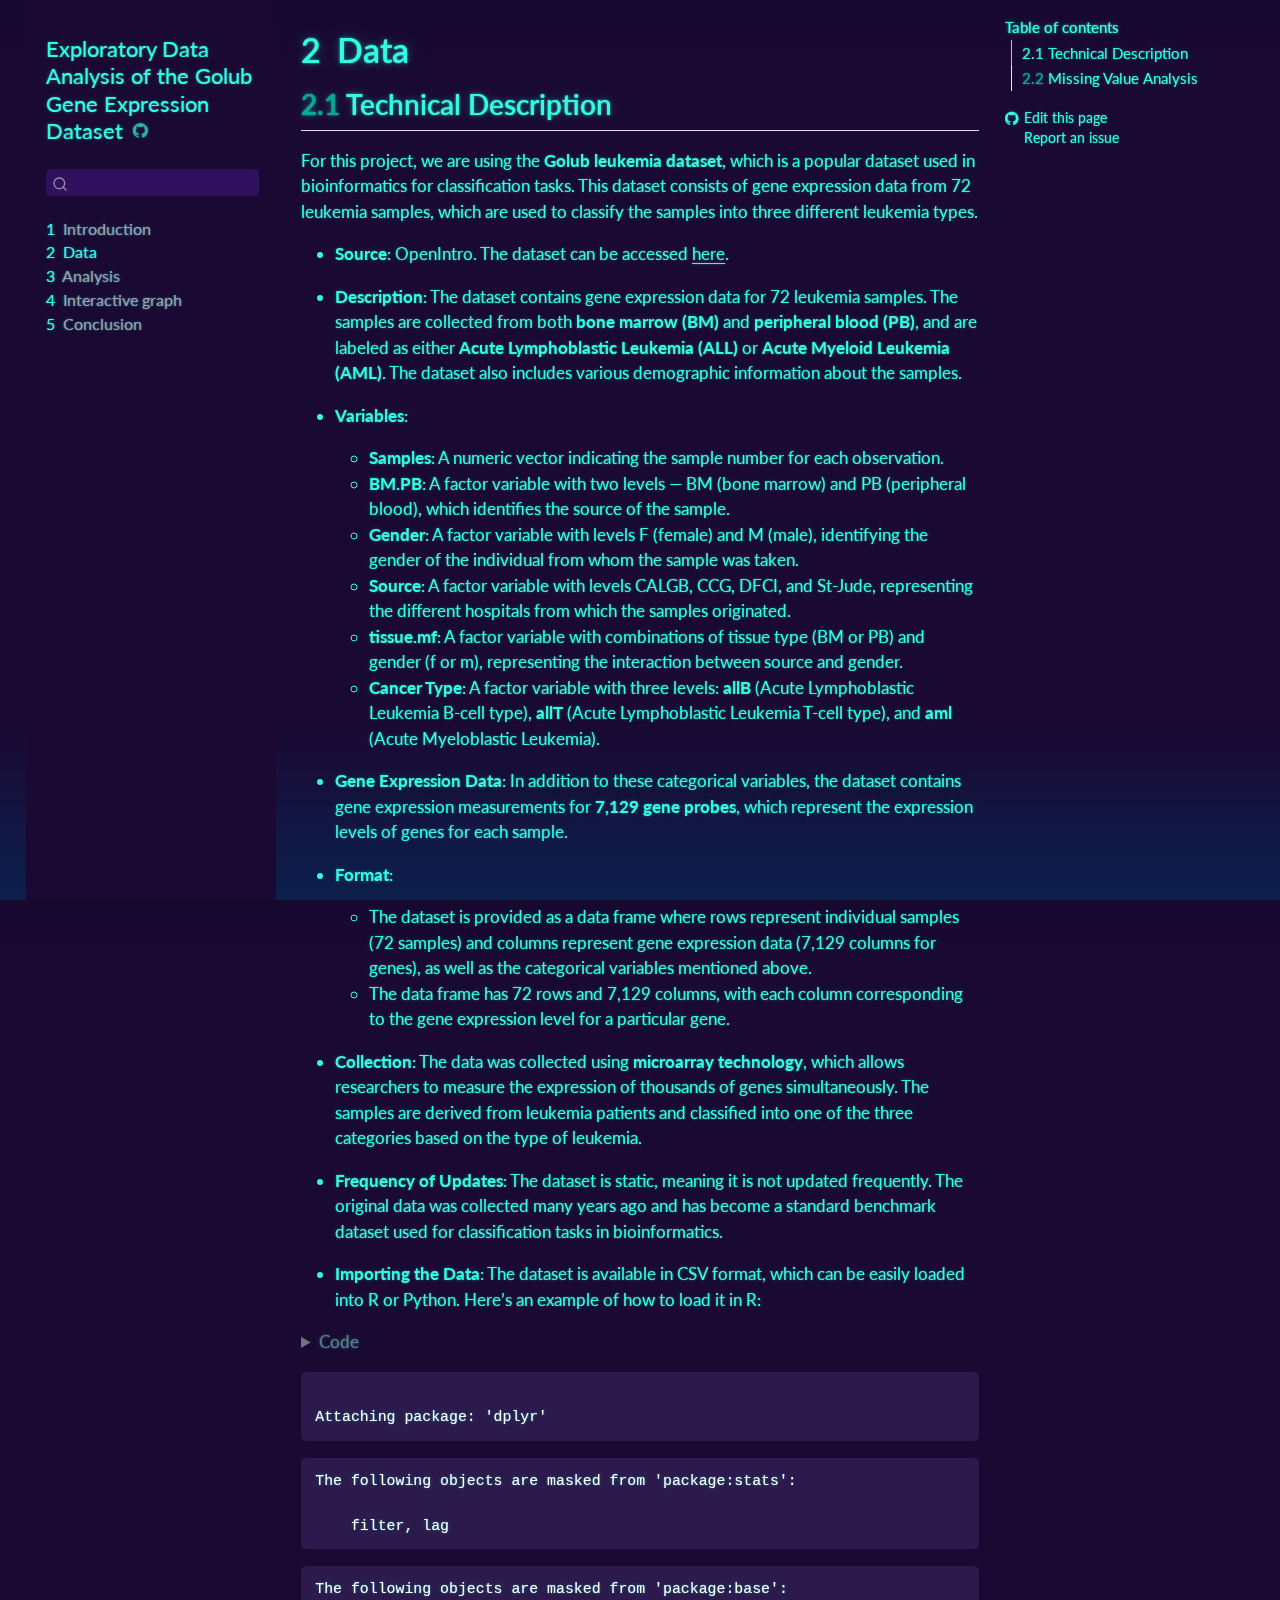
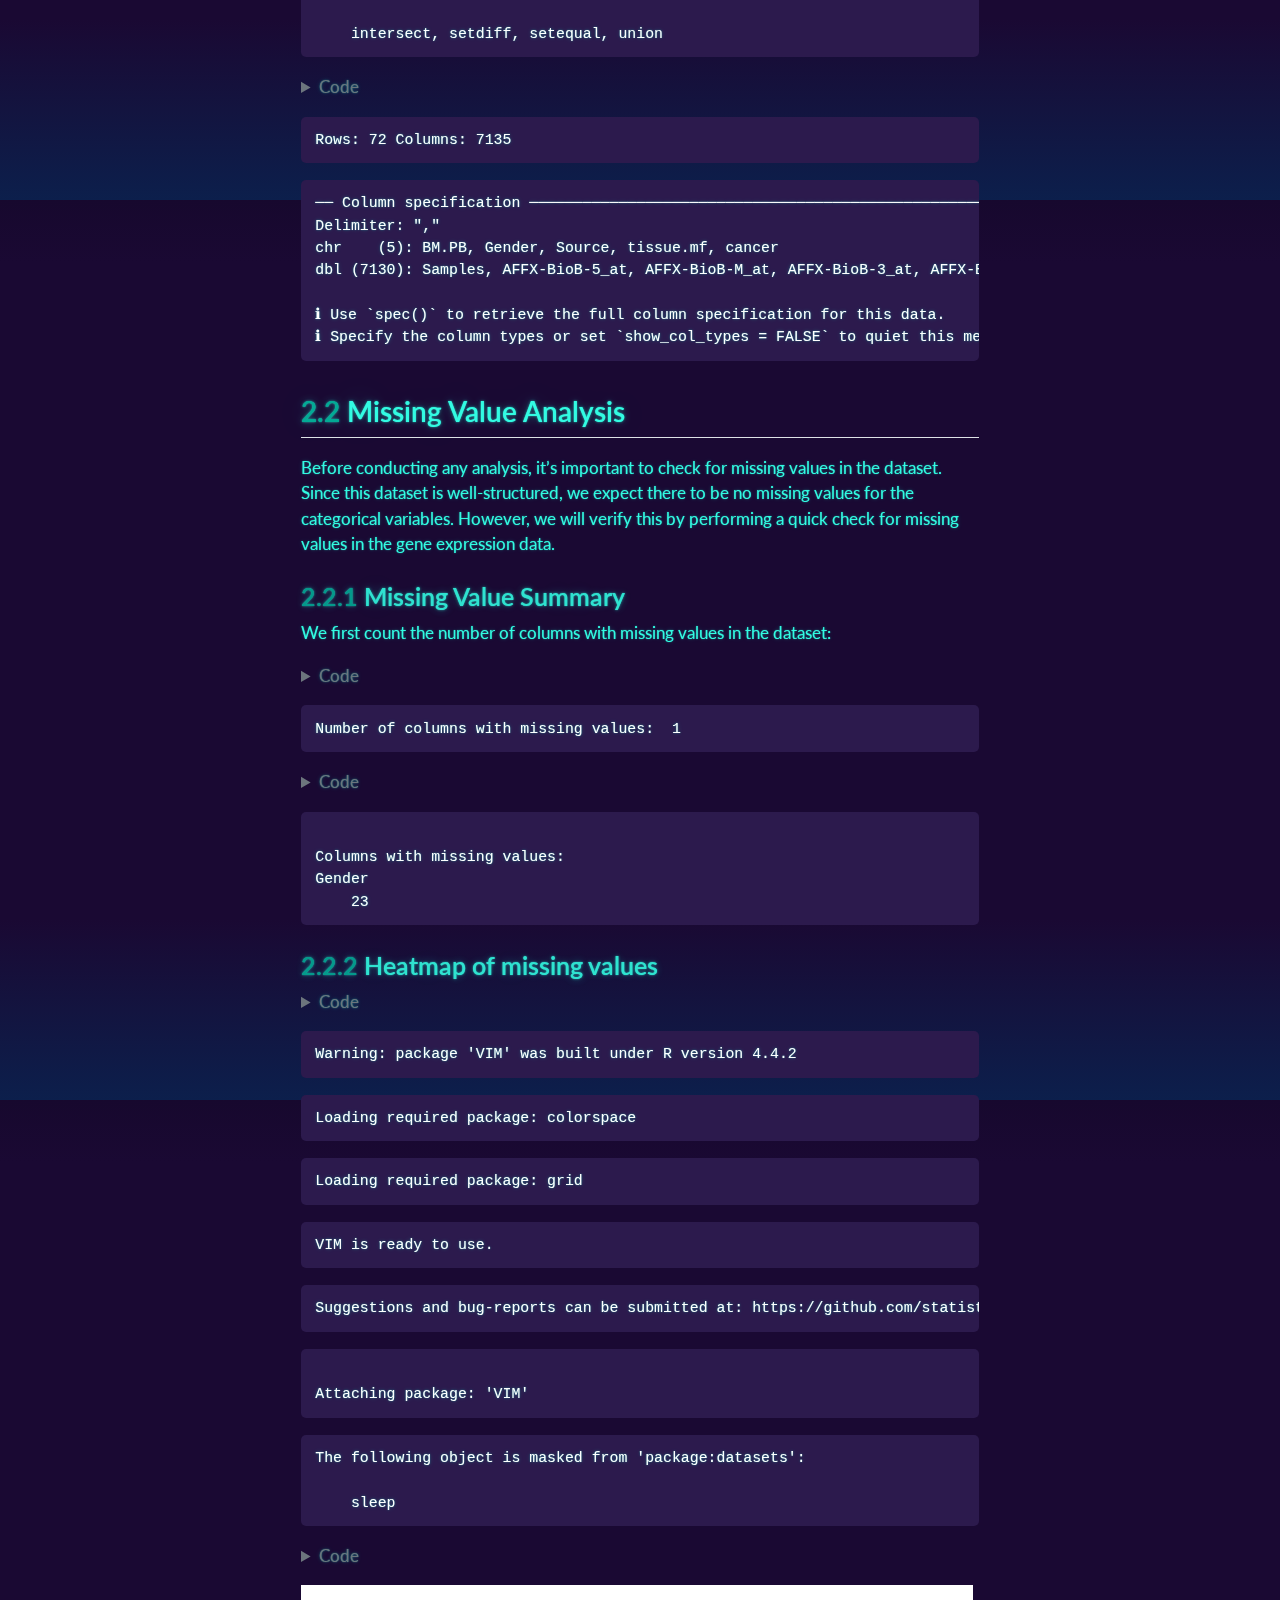
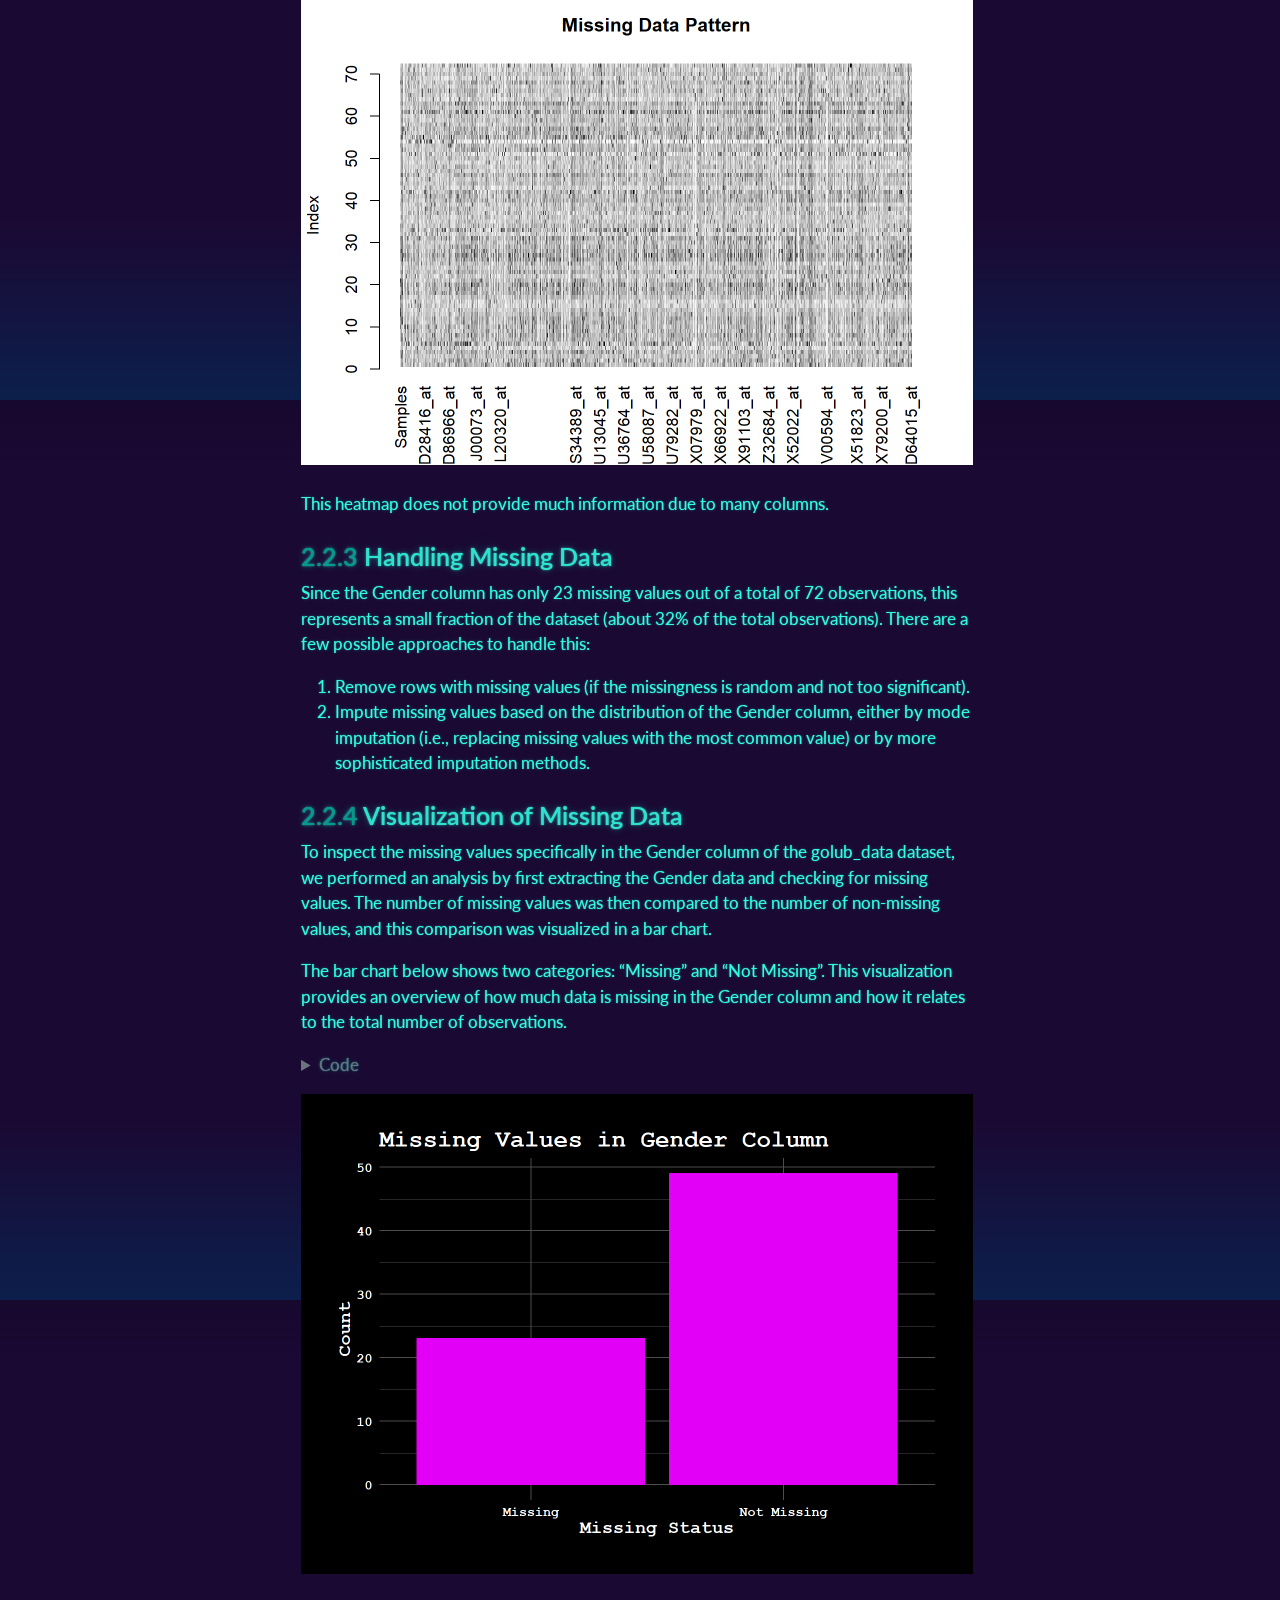
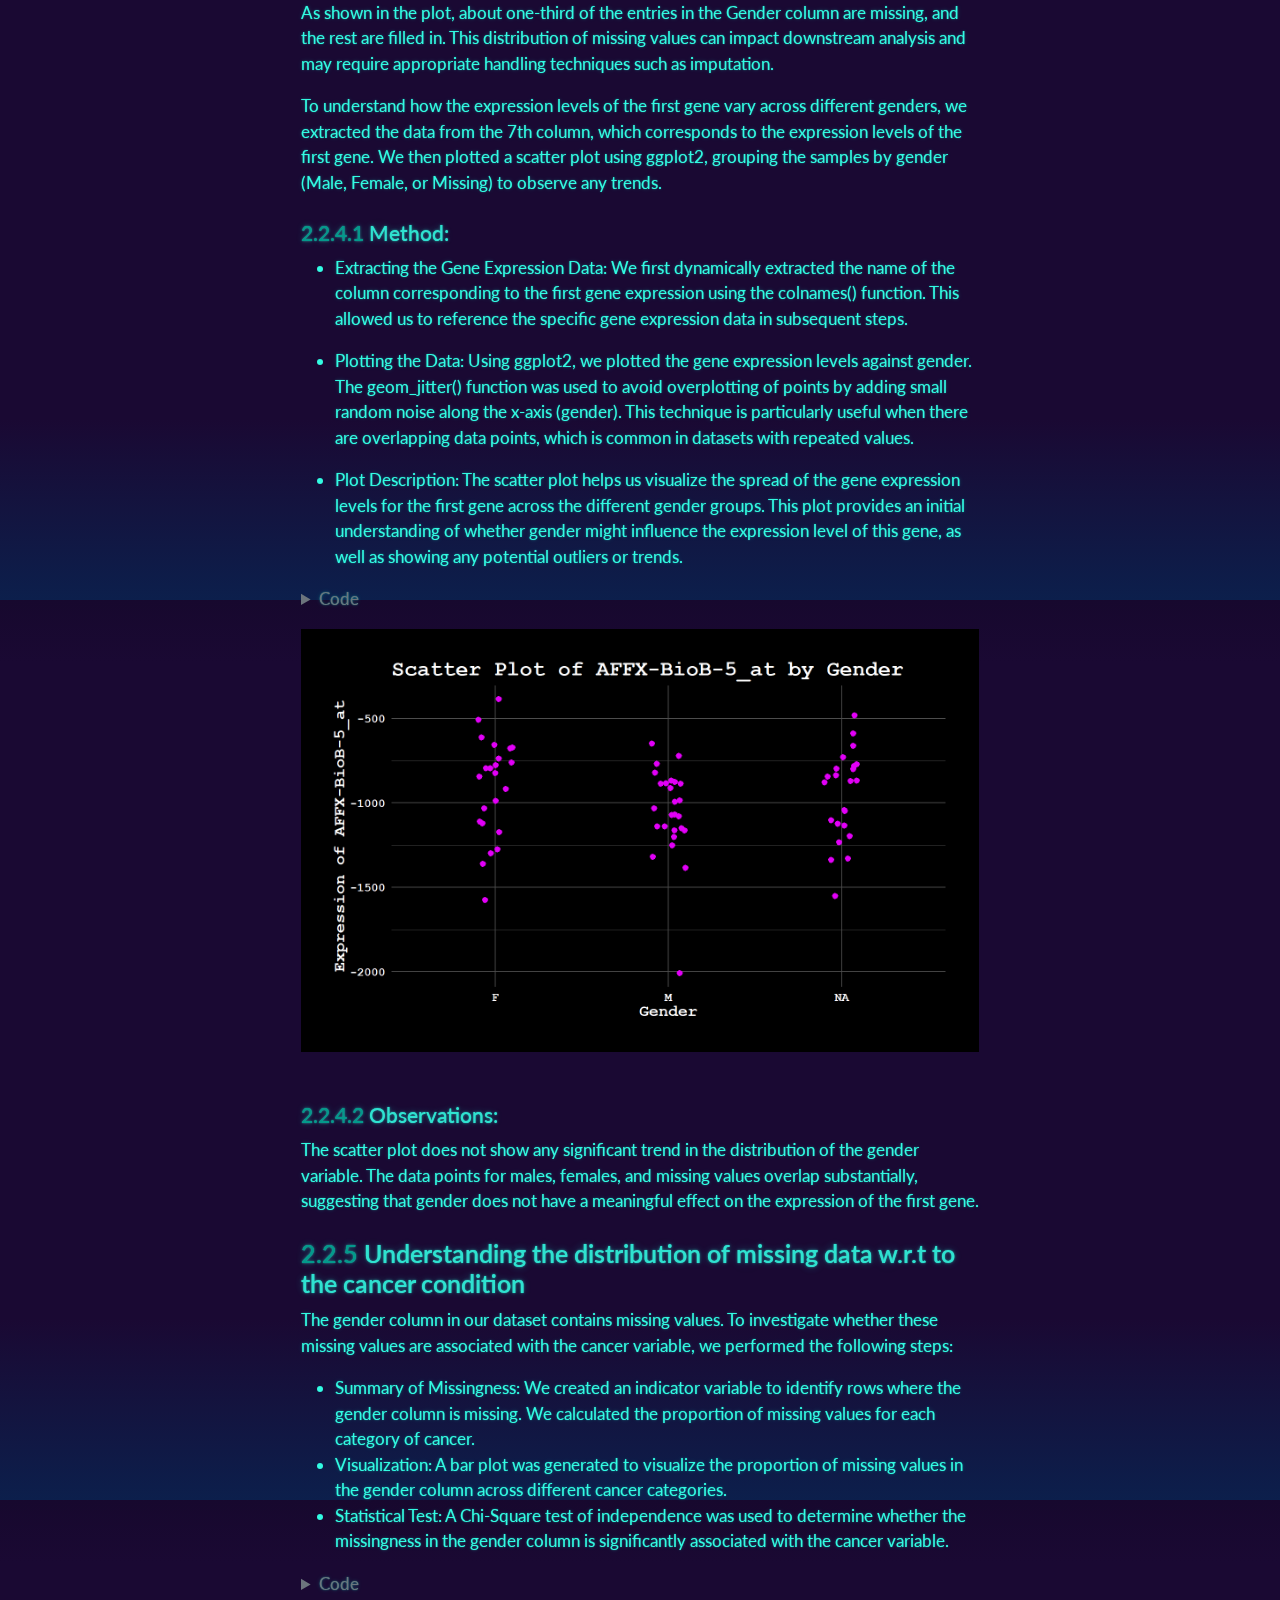
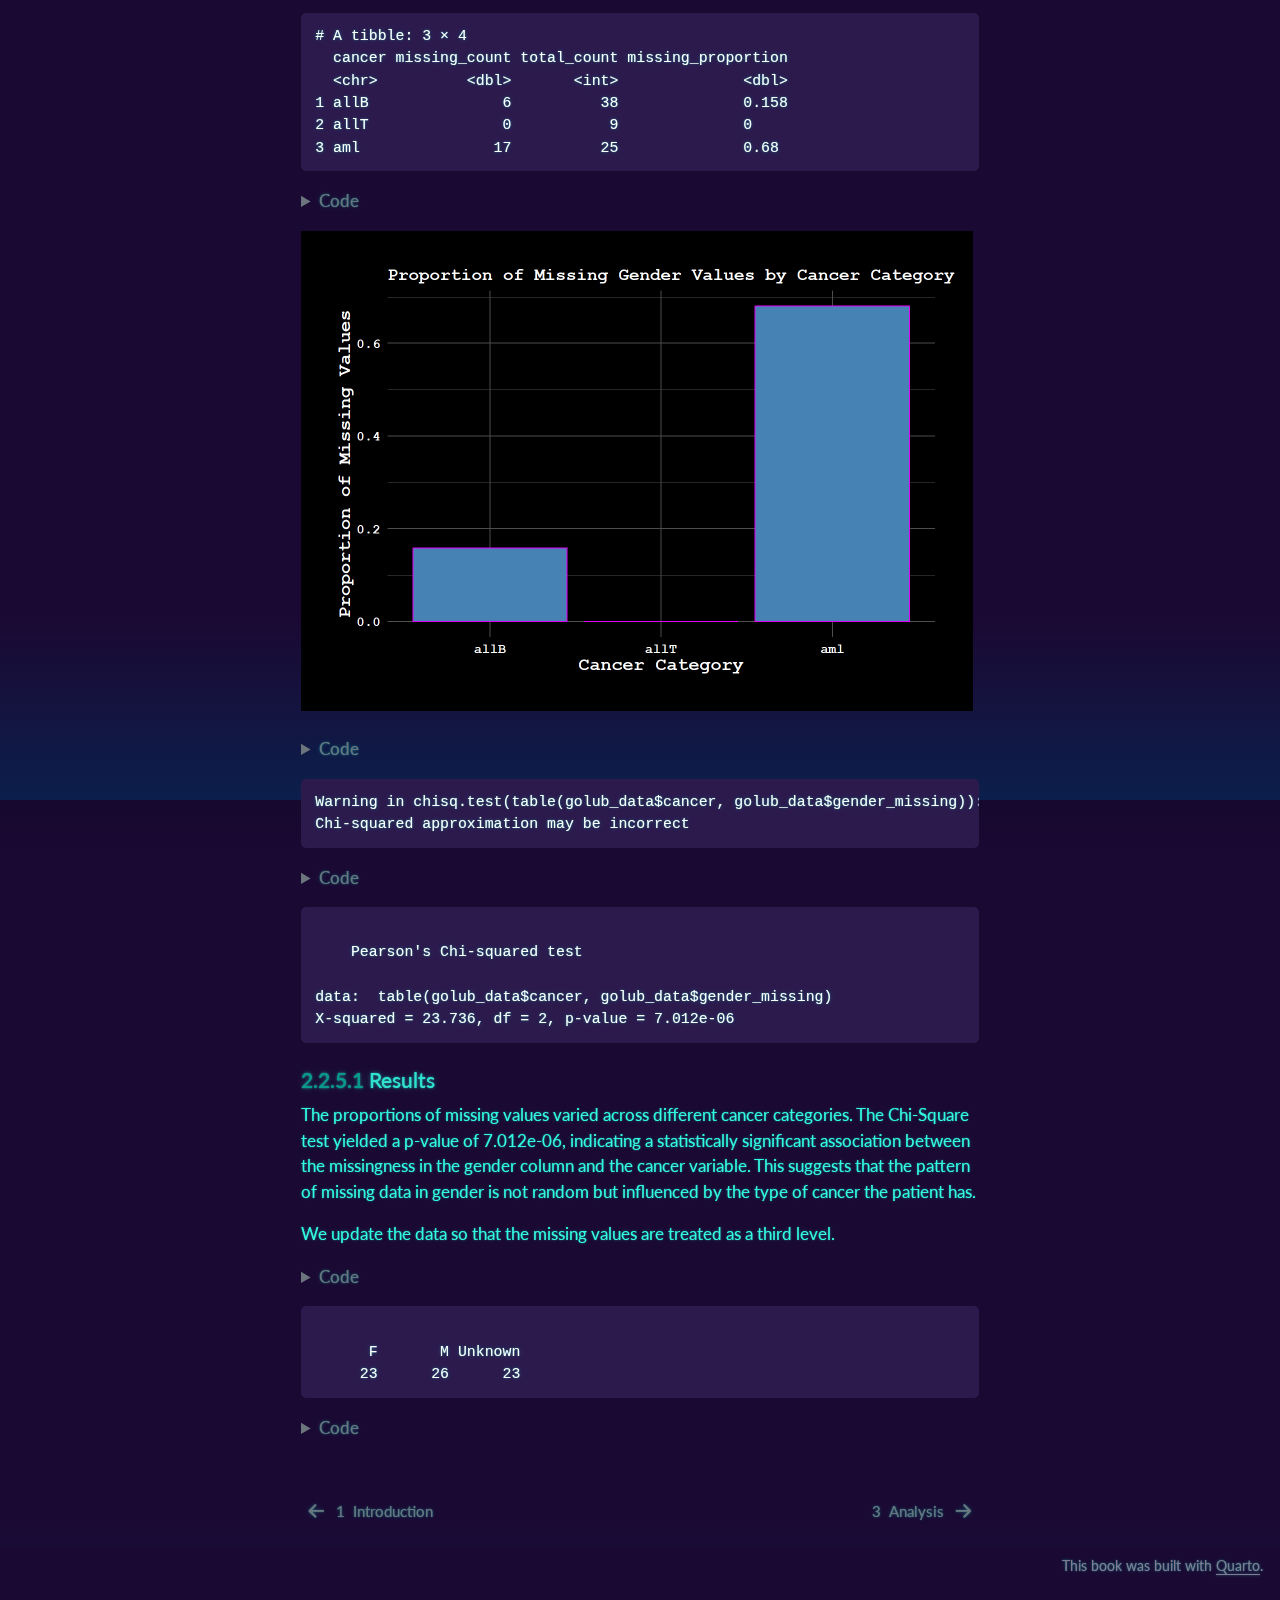
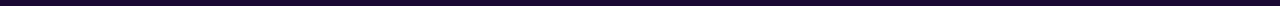
<file: docs/data.html>
<!DOCTYPE html>
<html xmlns="http://www.w3.org/1999/xhtml" lang="en" xml:lang="en"><head>

<meta charset="utf-8">
<meta name="generator" content="quarto-1.5.57">

<meta name="viewport" content="width=device-width, initial-scale=1.0, user-scalable=yes">


<title>2&nbsp; Data – Exploratory Data Analysis of the Golub Gene Expression Dataset</title>
<style>
code{white-space: pre-wrap;}
span.smallcaps{font-variant: small-caps;}
div.columns{display: flex; gap: min(4vw, 1.5em);}
div.column{flex: auto; overflow-x: auto;}
div.hanging-indent{margin-left: 1.5em; text-indent: -1.5em;}
ul.task-list{list-style: none;}
ul.task-list li input[type="checkbox"] {
  width: 0.8em;
  margin: 0 0.8em 0.2em -1em; /* quarto-specific, see https://github.com/quarto-dev/quarto-cli/issues/4556 */ 
  vertical-align: middle;
}
/* CSS for syntax highlighting */
pre > code.sourceCode { white-space: pre; position: relative; }
pre > code.sourceCode > span { line-height: 1.25; }
pre > code.sourceCode > span:empty { height: 1.2em; }
.sourceCode { overflow: visible; }
code.sourceCode > span { color: inherit; text-decoration: inherit; }
div.sourceCode { margin: 1em 0; }
pre.sourceCode { margin: 0; }
@media screen {
div.sourceCode { overflow: auto; }
}
@media print {
pre > code.sourceCode { white-space: pre-wrap; }
pre > code.sourceCode > span { display: inline-block; text-indent: -5em; padding-left: 5em; }
}
pre.numberSource code
  { counter-reset: source-line 0; }
pre.numberSource code > span
  { position: relative; left: -4em; counter-increment: source-line; }
pre.numberSource code > span > a:first-child::before
  { content: counter(source-line);
    position: relative; left: -1em; text-align: right; vertical-align: baseline;
    border: none; display: inline-block;
    -webkit-touch-callout: none; -webkit-user-select: none;
    -khtml-user-select: none; -moz-user-select: none;
    -ms-user-select: none; user-select: none;
    padding: 0 4px; width: 4em;
  }
pre.numberSource { margin-left: 3em;  padding-left: 4px; }
div.sourceCode
  {   }
@media screen {
pre > code.sourceCode > span > a:first-child::before { text-decoration: underline; }
}
</style>


<script src="site_libs/quarto-nav/quarto-nav.js"></script>
<script src="site_libs/quarto-nav/headroom.min.js"></script>
<script src="site_libs/clipboard/clipboard.min.js"></script>
<script src="site_libs/quarto-search/autocomplete.umd.js"></script>
<script src="site_libs/quarto-search/fuse.min.js"></script>
<script src="site_libs/quarto-search/quarto-search.js"></script>
<meta name="quarto:offset" content="./">
<link href="./results.html" rel="next">
<link href="./index.html" rel="prev">
<script src="site_libs/quarto-html/quarto.js"></script>
<script src="site_libs/quarto-html/popper.min.js"></script>
<script src="site_libs/quarto-html/tippy.umd.min.js"></script>
<script src="site_libs/quarto-html/anchor.min.js"></script>
<link href="site_libs/quarto-html/tippy.css" rel="stylesheet">
<link href="site_libs/quarto-html/quarto-syntax-highlighting-dark.css" rel="stylesheet" id="quarto-text-highlighting-styles">
<script src="site_libs/bootstrap/bootstrap.min.js"></script>
<link href="site_libs/bootstrap/bootstrap-icons.css" rel="stylesheet">
<link href="site_libs/bootstrap/bootstrap.min.css" rel="stylesheet" id="quarto-bootstrap" data-mode="dark">
<script id="quarto-search-options" type="application/json">{
  "location": "sidebar",
  "copy-button": false,
  "collapse-after": 3,
  "panel-placement": "start",
  "type": "textbox",
  "limit": 50,
  "keyboard-shortcut": [
    "f",
    "/",
    "s"
  ],
  "show-item-context": false,
  "language": {
    "search-no-results-text": "No results",
    "search-matching-documents-text": "matching documents",
    "search-copy-link-title": "Copy link to search",
    "search-hide-matches-text": "Hide additional matches",
    "search-more-match-text": "more match in this document",
    "search-more-matches-text": "more matches in this document",
    "search-clear-button-title": "Clear",
    "search-text-placeholder": "",
    "search-detached-cancel-button-title": "Cancel",
    "search-submit-button-title": "Submit",
    "search-label": "Search"
  }
}</script>


<link rel="stylesheet" href="custom.css">
</head>

<body class="nav-sidebar floating">

<div id="quarto-search-results"></div>
  <header id="quarto-header" class="headroom fixed-top">
  <nav class="quarto-secondary-nav">
    <div class="container-fluid d-flex">
      <button type="button" class="quarto-btn-toggle btn" data-bs-toggle="collapse" role="button" data-bs-target=".quarto-sidebar-collapse-item" aria-controls="quarto-sidebar" aria-expanded="false" aria-label="Toggle sidebar navigation" onclick="if (window.quartoToggleHeadroom) { window.quartoToggleHeadroom(); }">
        <i class="bi bi-layout-text-sidebar-reverse"></i>
      </button>
        <nav class="quarto-page-breadcrumbs" aria-label="breadcrumb"><ol class="breadcrumb"><li class="breadcrumb-item"><a href="./data.html"><span class="chapter-number">2</span>&nbsp; <span class="chapter-title">Data</span></a></li></ol></nav>
        <a class="flex-grow-1" role="navigation" data-bs-toggle="collapse" data-bs-target=".quarto-sidebar-collapse-item" aria-controls="quarto-sidebar" aria-expanded="false" aria-label="Toggle sidebar navigation" onclick="if (window.quartoToggleHeadroom) { window.quartoToggleHeadroom(); }">      
        </a>
      <button type="button" class="btn quarto-search-button" aria-label="Search" onclick="window.quartoOpenSearch();">
        <i class="bi bi-search"></i>
      </button>
    </div>
  </nav>
</header>
<!-- content -->
<div id="quarto-content" class="quarto-container page-columns page-rows-contents page-layout-article">
<!-- sidebar -->
  <nav id="quarto-sidebar" class="sidebar collapse collapse-horizontal quarto-sidebar-collapse-item sidebar-navigation floating overflow-auto">
    <div class="pt-lg-2 mt-2 text-left sidebar-header">
    <div class="sidebar-title mb-0 py-0">
      <a href="./">Exploratory Data Analysis of the Golub Gene Expression Dataset</a> 
        <div class="sidebar-tools-main">
    <a href="https://github.com/pranavbidve/golub-gene" title="Source Code" class="quarto-navigation-tool px-1" aria-label="Source Code"><i class="bi bi-github"></i></a>
</div>
    </div>
      </div>
        <div class="mt-2 flex-shrink-0 align-items-center">
        <div class="sidebar-search">
        <div id="quarto-search" class="" title="Search"></div>
        </div>
        </div>
    <div class="sidebar-menu-container"> 
    <ul class="list-unstyled mt-1">
        <li class="sidebar-item">
  <div class="sidebar-item-container"> 
  <a href="./index.html" class="sidebar-item-text sidebar-link">
 <span class="menu-text"><span class="chapter-number">1</span>&nbsp; <span class="chapter-title">Introduction</span></span></a>
  </div>
</li>
        <li class="sidebar-item">
  <div class="sidebar-item-container"> 
  <a href="./data.html" class="sidebar-item-text sidebar-link active">
 <span class="menu-text"><span class="chapter-number">2</span>&nbsp; <span class="chapter-title">Data</span></span></a>
  </div>
</li>
        <li class="sidebar-item">
  <div class="sidebar-item-container"> 
  <a href="./results.html" class="sidebar-item-text sidebar-link">
 <span class="menu-text"><span class="chapter-number">3</span>&nbsp; <span class="chapter-title">Analysis</span></span></a>
  </div>
</li>
        <li class="sidebar-item">
  <div class="sidebar-item-container"> 
  <a href="./d3graph.html" class="sidebar-item-text sidebar-link">
 <span class="menu-text"><span class="chapter-number">4</span>&nbsp; <span class="chapter-title">Interactive graph</span></span></a>
  </div>
</li>
        <li class="sidebar-item">
  <div class="sidebar-item-container"> 
  <a href="./conclusion.html" class="sidebar-item-text sidebar-link">
 <span class="menu-text"><span class="chapter-number">5</span>&nbsp; <span class="chapter-title">Conclusion</span></span></a>
  </div>
</li>
    </ul>
    </div>
</nav>
<div id="quarto-sidebar-glass" class="quarto-sidebar-collapse-item" data-bs-toggle="collapse" data-bs-target=".quarto-sidebar-collapse-item"></div>
<!-- margin-sidebar -->
    <div id="quarto-margin-sidebar" class="sidebar margin-sidebar">
        <nav id="TOC" role="doc-toc" class="toc-active">
    <h2 id="toc-title">Table of contents</h2>
   
  <ul class="collapse">
  <li><a href="#technical-description" id="toc-technical-description" class="nav-link active" data-scroll-target="#technical-description"><span class="header-section-number">2.1</span> Technical Description</a></li>
  <li><a href="#missing-value-analysis" id="toc-missing-value-analysis" class="nav-link" data-scroll-target="#missing-value-analysis"><span class="header-section-number">2.2</span> Missing Value Analysis</a></li>
  </ul>
<div class="toc-actions"><ul class="collapse"><li><a href="https://github.com/pranavbidve/golub-gene/edit/main/data.qmd" class="toc-action"><i class="bi bi-github"></i>Edit this page</a></li><li><a href="https://github.com/pranavbidve/golub-gene/issues/new" class="toc-action"><i class="bi empty"></i>Report an issue</a></li></ul></div></nav>
    </div>
<!-- main -->
<main class="content" id="quarto-document-content">

<header id="title-block-header" class="quarto-title-block default">
<div class="quarto-title">
<h1 class="title"><span class="chapter-number">2</span>&nbsp; <span class="chapter-title">Data</span></h1>
</div>



<div class="quarto-title-meta">

    
  
    
  </div>
  


</header>


<section id="technical-description" class="level2" data-number="2.1">
<h2 data-number="2.1" class="anchored" data-anchor-id="technical-description"><span class="header-section-number">2.1</span> Technical Description</h2>
<p>For this project, we are using the <strong>Golub leukemia dataset</strong>, which is a popular dataset used in bioinformatics for classification tasks. This dataset consists of gene expression data from 72 leukemia samples, which are used to classify the samples into three different leukemia types.</p>
<ul>
<li><p><strong>Source</strong>: OpenIntro. The dataset can be accessed <a href="https://www.openintro.org/data/index.php?data=golub">here</a>.</p></li>
<li><p><strong>Description</strong>: The dataset contains gene expression data for 72 leukemia samples. The samples are collected from both <strong>bone marrow (BM)</strong> and <strong>peripheral blood (PB)</strong>, and are labeled as either <strong>Acute Lymphoblastic Leukemia (ALL)</strong> or <strong>Acute Myeloid Leukemia (AML)</strong>. The dataset also includes various demographic information about the samples.</p></li>
<li><p><strong>Variables</strong>:</p>
<ul>
<li><strong>Samples</strong>: A numeric vector indicating the sample number for each observation.</li>
<li><strong>BM.PB</strong>: A factor variable with two levels — BM (bone marrow) and PB (peripheral blood), which identifies the source of the sample.</li>
<li><strong>Gender</strong>: A factor variable with levels F (female) and M (male), identifying the gender of the individual from whom the sample was taken.</li>
<li><strong>Source</strong>: A factor variable with levels CALGB, CCG, DFCI, and St-Jude, representing the different hospitals from which the samples originated.</li>
<li><strong>tissue.mf</strong>: A factor variable with combinations of tissue type (BM or PB) and gender (f or m), representing the interaction between source and gender.</li>
<li><strong>Cancer Type</strong>: A factor variable with three levels: <strong>allB</strong> (Acute Lymphoblastic Leukemia B-cell type), <strong>allT</strong> (Acute Lymphoblastic Leukemia T-cell type), and <strong>aml</strong> (Acute Myeloblastic Leukemia).</li>
</ul></li>
<li><p><strong>Gene Expression Data</strong>: In addition to these categorical variables, the dataset contains gene expression measurements for <strong>7,129 gene probes</strong>, which represent the expression levels of genes for each sample.</p></li>
<li><p><strong>Format</strong>:</p>
<ul>
<li>The dataset is provided as a data frame where rows represent individual samples (72 samples) and columns represent gene expression data (7,129 columns for genes), as well as the categorical variables mentioned above.</li>
<li>The data frame has 72 rows and 7,129 columns, with each column corresponding to the gene expression level for a particular gene.</li>
</ul></li>
<li><p><strong>Collection</strong>: The data was collected using <strong>microarray technology</strong>, which allows researchers to measure the expression of thousands of genes simultaneously. The samples are derived from leukemia patients and classified into one of the three categories based on the type of leukemia.</p></li>
<li><p><strong>Frequency of Updates</strong>: The dataset is static, meaning it is not updated frequently. The original data was collected many years ago and has become a standard benchmark dataset used for classification tasks in bioinformatics.</p></li>
<li><p><strong>Importing the Data</strong>: The dataset is available in CSV format, which can be easily loaded into R or Python. Here’s an example of how to load it in R:</p></li>
</ul>
<div class="cell">
<details class="code-fold">
<summary>Code</summary>
<div class="sourceCode cell-code" id="cb1"><pre class="sourceCode r code-with-copy"><code class="sourceCode r"><span id="cb1-1"><a href="#cb1-1" aria-hidden="true" tabindex="-1"></a><span class="fu">library</span>(readr)</span>
<span id="cb1-2"><a href="#cb1-2" aria-hidden="true" tabindex="-1"></a><span class="fu">library</span>(ggplot2)</span>
<span id="cb1-3"><a href="#cb1-3" aria-hidden="true" tabindex="-1"></a><span class="fu">library</span>(cyberpunk)</span>
<span id="cb1-4"><a href="#cb1-4" aria-hidden="true" tabindex="-1"></a><span class="fu">library</span>(dplyr)</span></code><button title="Copy to Clipboard" class="code-copy-button"><i class="bi"></i></button></pre></div>
</details>
<div class="cell-output cell-output-stderr">
<pre><code>
Attaching package: 'dplyr'</code></pre>
</div>
<div class="cell-output cell-output-stderr">
<pre><code>The following objects are masked from 'package:stats':

    filter, lag</code></pre>
</div>
<div class="cell-output cell-output-stderr">
<pre><code>The following objects are masked from 'package:base':

    intersect, setdiff, setequal, union</code></pre>
</div>
<details class="code-fold">
<summary>Code</summary>
<div class="sourceCode cell-code" id="cb5"><pre class="sourceCode r code-with-copy"><code class="sourceCode r"><span id="cb5-1"><a href="#cb5-1" aria-hidden="true" tabindex="-1"></a>golub_data <span class="ot">&lt;-</span> <span class="fu">read_csv</span>(<span class="st">"data/golub.csv"</span>)</span></code><button title="Copy to Clipboard" class="code-copy-button"><i class="bi"></i></button></pre></div>
</details>
<div class="cell-output cell-output-stderr">
<pre><code>Rows: 72 Columns: 7135</code></pre>
</div>
<div class="cell-output cell-output-stderr">
<pre><code>── Column specification ────────────────────────────────────────────────────────
Delimiter: ","
chr    (5): BM.PB, Gender, Source, tissue.mf, cancer
dbl (7130): Samples, AFFX-BioB-5_at, AFFX-BioB-M_at, AFFX-BioB-3_at, AFFX-Bi...

ℹ Use `spec()` to retrieve the full column specification for this data.
ℹ Specify the column types or set `show_col_types = FALSE` to quiet this message.</code></pre>
</div>
</div>
</section>
<section id="missing-value-analysis" class="level2" data-number="2.2">
<h2 data-number="2.2" class="anchored" data-anchor-id="missing-value-analysis"><span class="header-section-number">2.2</span> Missing Value Analysis</h2>
<p>Before conducting any analysis, it’s important to check for missing values in the dataset. Since this dataset is well-structured, we expect there to be no missing values for the categorical variables. However, we will verify this by performing a quick check for missing values in the gene expression data.</p>
<section id="missing-value-summary" class="level3" data-number="2.2.1">
<h3 data-number="2.2.1" class="anchored" data-anchor-id="missing-value-summary"><span class="header-section-number">2.2.1</span> Missing Value Summary</h3>
<p>We first count the number of columns with missing values in the dataset:</p>
<div class="cell">
<details class="code-fold">
<summary>Code</summary>
<div class="sourceCode cell-code" id="cb8"><pre class="sourceCode r code-with-copy"><code class="sourceCode r"><span id="cb8-1"><a href="#cb8-1" aria-hidden="true" tabindex="-1"></a><span class="co"># Checking for missing values in the dataset</span></span>
<span id="cb8-2"><a href="#cb8-2" aria-hidden="true" tabindex="-1"></a>missing_summary <span class="ot">&lt;-</span> <span class="fu">colSums</span>(<span class="fu">is.na</span>(golub_data))</span>
<span id="cb8-3"><a href="#cb8-3" aria-hidden="true" tabindex="-1"></a></span>
<span id="cb8-4"><a href="#cb8-4" aria-hidden="true" tabindex="-1"></a><span class="co"># Find columns that have missing values</span></span>
<span id="cb8-5"><a href="#cb8-5" aria-hidden="true" tabindex="-1"></a>missing_columns <span class="ot">&lt;-</span> missing_summary[missing_summary <span class="sc">&gt;</span> <span class="dv">0</span>]</span>
<span id="cb8-6"><a href="#cb8-6" aria-hidden="true" tabindex="-1"></a></span>
<span id="cb8-7"><a href="#cb8-7" aria-hidden="true" tabindex="-1"></a><span class="fu">cat</span>(<span class="st">"Number of columns with missing values: "</span>, <span class="fu">length</span>(missing_columns), <span class="st">"</span><span class="sc">\n</span><span class="st">"</span>)</span></code><button title="Copy to Clipboard" class="code-copy-button"><i class="bi"></i></button></pre></div>
</details>
<div class="cell-output cell-output-stdout">
<pre><code>Number of columns with missing values:  1 </code></pre>
</div>
<details class="code-fold">
<summary>Code</summary>
<div class="sourceCode cell-code" id="cb10"><pre class="sourceCode r code-with-copy"><code class="sourceCode r"><span id="cb10-1"><a href="#cb10-1" aria-hidden="true" tabindex="-1"></a><span class="cf">if</span>(<span class="fu">length</span>(missing_columns) <span class="sc">&gt;</span> <span class="dv">0</span>) {</span>
<span id="cb10-2"><a href="#cb10-2" aria-hidden="true" tabindex="-1"></a>  <span class="fu">cat</span>(<span class="st">"</span><span class="sc">\n</span><span class="st">Columns with missing values:</span><span class="sc">\n</span><span class="st">"</span>)</span>
<span id="cb10-3"><a href="#cb10-3" aria-hidden="true" tabindex="-1"></a>  <span class="fu">print</span>(missing_columns)</span>
<span id="cb10-4"><a href="#cb10-4" aria-hidden="true" tabindex="-1"></a>}</span></code><button title="Copy to Clipboard" class="code-copy-button"><i class="bi"></i></button></pre></div>
</details>
<div class="cell-output cell-output-stdout">
<pre><code>
Columns with missing values:
Gender 
    23 </code></pre>
</div>
</div>
</section>
<section id="heatmap-of-missing-values" class="level3" data-number="2.2.2">
<h3 data-number="2.2.2" class="anchored" data-anchor-id="heatmap-of-missing-values"><span class="header-section-number">2.2.2</span> Heatmap of missing values</h3>
<div class="cell">
<details class="code-fold">
<summary>Code</summary>
<div class="sourceCode cell-code" id="cb12"><pre class="sourceCode r code-with-copy"><code class="sourceCode r"><span id="cb12-1"><a href="#cb12-1" aria-hidden="true" tabindex="-1"></a><span class="fu">library</span>(VIM)</span></code><button title="Copy to Clipboard" class="code-copy-button"><i class="bi"></i></button></pre></div>
</details>
<div class="cell-output cell-output-stderr">
<pre><code>Warning: package 'VIM' was built under R version 4.4.2</code></pre>
</div>
<div class="cell-output cell-output-stderr">
<pre><code>Loading required package: colorspace</code></pre>
</div>
<div class="cell-output cell-output-stderr">
<pre><code>Loading required package: grid</code></pre>
</div>
<div class="cell-output cell-output-stderr">
<pre><code>VIM is ready to use.</code></pre>
</div>
<div class="cell-output cell-output-stderr">
<pre><code>Suggestions and bug-reports can be submitted at: https://github.com/statistikat/VIM/issues</code></pre>
</div>
<div class="cell-output cell-output-stderr">
<pre><code>
Attaching package: 'VIM'</code></pre>
</div>
<div class="cell-output cell-output-stderr">
<pre><code>The following object is masked from 'package:datasets':

    sleep</code></pre>
</div>
<details class="code-fold">
<summary>Code</summary>
<div class="sourceCode cell-code" id="cb20"><pre class="sourceCode r code-with-copy"><code class="sourceCode r"><span id="cb20-1"><a href="#cb20-1" aria-hidden="true" tabindex="-1"></a><span class="co"># Visualize missing data pattern</span></span>
<span id="cb20-2"><a href="#cb20-2" aria-hidden="true" tabindex="-1"></a><span class="fu">matrixplot</span>(golub_data, <span class="at">main =</span> <span class="st">"Missing Data Pattern"</span>)</span></code><button title="Copy to Clipboard" class="code-copy-button"><i class="bi"></i></button></pre></div>
</details>
<div class="cell-output-display">
<div>
<figure class="figure">
<p><img src="data_files/figure-html/unnamed-chunk-3-1.png" class="img-fluid figure-img" width="672"></p>
</figure>
</div>
</div>
</div>
<p>This heatmap does not provide much information due to many columns.</p>
</section>
<section id="handling-missing-data" class="level3" data-number="2.2.3">
<h3 data-number="2.2.3" class="anchored" data-anchor-id="handling-missing-data"><span class="header-section-number">2.2.3</span> Handling Missing Data</h3>
<p>Since the Gender column has only 23 missing values out of a total of 72 observations, this represents a small fraction of the dataset (about 32% of the total observations). There are a few possible approaches to handle this:</p>
<ol type="1">
<li>Remove rows with missing values (if the missingness is random and not too significant).</li>
<li>Impute missing values based on the distribution of the Gender column, either by mode imputation (i.e., replacing missing values with the most common value) or by more sophisticated imputation methods.</li>
</ol>
</section>
<section id="visualization-of-missing-data" class="level3" data-number="2.2.4">
<h3 data-number="2.2.4" class="anchored" data-anchor-id="visualization-of-missing-data"><span class="header-section-number">2.2.4</span> Visualization of Missing Data</h3>
<p>To inspect the missing values specifically in the Gender column of the golub_data dataset, we performed an analysis by first extracting the Gender data and checking for missing values. The number of missing values was then compared to the number of non-missing values, and this comparison was visualized in a bar chart.</p>
<p>The bar chart below shows two categories: “Missing” and “Not Missing”. This visualization provides an overview of how much data is missing in the Gender column and how it relates to the total number of observations.</p>
<div class="cell">
<details class="code-fold">
<summary>Code</summary>
<div class="sourceCode cell-code" id="cb21"><pre class="sourceCode r code-with-copy"><code class="sourceCode r"><span id="cb21-1"><a href="#cb21-1" aria-hidden="true" tabindex="-1"></a><span class="co"># Extract the Gender column, and missing values in the column</span></span>
<span id="cb21-2"><a href="#cb21-2" aria-hidden="true" tabindex="-1"></a>gender_data <span class="ot">&lt;-</span> golub_data<span class="sc">$</span>Gender</span>
<span id="cb21-3"><a href="#cb21-3" aria-hidden="true" tabindex="-1"></a>missing_gender <span class="ot">&lt;-</span> <span class="fu">is.na</span>(gender_data)</span>
<span id="cb21-4"><a href="#cb21-4" aria-hidden="true" tabindex="-1"></a></span>
<span id="cb21-5"><a href="#cb21-5" aria-hidden="true" tabindex="-1"></a><span class="co"># Create a summary of missing values</span></span>
<span id="cb21-6"><a href="#cb21-6" aria-hidden="true" tabindex="-1"></a>missing_count <span class="ot">&lt;-</span> <span class="fu">sum</span>(missing_gender)</span>
<span id="cb21-7"><a href="#cb21-7" aria-hidden="true" tabindex="-1"></a>total_count <span class="ot">&lt;-</span> <span class="fu">length</span>(gender_data)</span>
<span id="cb21-8"><a href="#cb21-8" aria-hidden="true" tabindex="-1"></a></span>
<span id="cb21-9"><a href="#cb21-9" aria-hidden="true" tabindex="-1"></a><span class="co"># Plot missing values for Gender</span></span>
<span id="cb21-10"><a href="#cb21-10" aria-hidden="true" tabindex="-1"></a><span class="fu">ggplot</span>(<span class="fu">data.frame</span>(<span class="at">Missing =</span> <span class="fu">c</span>(missing_count, total_count <span class="sc">-</span> missing_count), </span>
<span id="cb21-11"><a href="#cb21-11" aria-hidden="true" tabindex="-1"></a>                  <span class="at">Category =</span> <span class="fu">c</span>(<span class="st">"Missing"</span>, <span class="st">"Not Missing"</span>)), <span class="fu">aes</span>(<span class="at">x =</span> Category, <span class="at">y =</span> Missing)) <span class="sc">+</span></span>
<span id="cb21-12"><a href="#cb21-12" aria-hidden="true" tabindex="-1"></a>  <span class="fu">geom_bar</span>(<span class="at">stat =</span> <span class="st">"identity"</span>) <span class="sc">+</span></span>
<span id="cb21-13"><a href="#cb21-13" aria-hidden="true" tabindex="-1"></a>  <span class="fu">theme_cpunk</span>() <span class="sc">+</span></span>
<span id="cb21-14"><a href="#cb21-14" aria-hidden="true" tabindex="-1"></a>  <span class="fu">labs</span>(<span class="at">title =</span> <span class="st">"Missing Values in Gender Column"</span>, </span>
<span id="cb21-15"><a href="#cb21-15" aria-hidden="true" tabindex="-1"></a>       <span class="at">x =</span> <span class="st">"Missing Status"</span>, </span>
<span id="cb21-16"><a href="#cb21-16" aria-hidden="true" tabindex="-1"></a>       <span class="at">y =</span> <span class="st">"Count"</span>) </span></code><button title="Copy to Clipboard" class="code-copy-button"><i class="bi"></i></button></pre></div>
</details>
<div class="cell-output-display">
<div>
<figure class="figure">
<p><img src="data_files/figure-html/unnamed-chunk-4-1.png" class="img-fluid figure-img" width="672"></p>
</figure>
</div>
</div>
</div>
<p>As shown in the plot, about one-third of the entries in the Gender column are missing, and the rest are filled in. This distribution of missing values can impact downstream analysis and may require appropriate handling techniques such as imputation.</p>
<p>To understand how the expression levels of the first gene vary across different genders, we extracted the data from the 7th column, which corresponds to the expression levels of the first gene. We then plotted a scatter plot using ggplot2, grouping the samples by gender (Male, Female, or Missing) to observe any trends.</p>
<section id="method" class="level4" data-number="2.2.4.1">
<h4 data-number="2.2.4.1" class="anchored" data-anchor-id="method"><span class="header-section-number">2.2.4.1</span> Method:</h4>
<ul>
<li><p>Extracting the Gene Expression Data: We first dynamically extracted the name of the column corresponding to the first gene expression using the colnames() function. This allowed us to reference the specific gene expression data in subsequent steps.</p></li>
<li><p>Plotting the Data: Using ggplot2, we plotted the gene expression levels against gender. The geom_jitter() function was used to avoid overplotting of points by adding small random noise along the x-axis (gender). This technique is particularly useful when there are overlapping data points, which is common in datasets with repeated values.</p></li>
<li><p>Plot Description: The scatter plot helps us visualize the spread of the gene expression levels for the first gene across the different gender groups. This plot provides an initial understanding of whether gender might influence the expression level of this gene, as well as showing any potential outliers or trends.</p></li>
</ul>
<div class="cell">
<details class="code-fold">
<summary>Code</summary>
<div class="sourceCode cell-code" id="cb22"><pre class="sourceCode r code-with-copy"><code class="sourceCode r"><span id="cb22-1"><a href="#cb22-1" aria-hidden="true" tabindex="-1"></a>first_gene_colname <span class="ot">&lt;-</span> <span class="fu">colnames</span>(golub_data)[<span class="dv">7</span>]</span>
<span id="cb22-2"><a href="#cb22-2" aria-hidden="true" tabindex="-1"></a></span>
<span id="cb22-3"><a href="#cb22-3" aria-hidden="true" tabindex="-1"></a><span class="co"># Plot using the extracted column name</span></span>
<span id="cb22-4"><a href="#cb22-4" aria-hidden="true" tabindex="-1"></a><span class="fu">ggplot</span>(golub_data, <span class="fu">aes</span>(<span class="at">x =</span> Gender, <span class="at">y =</span> .data[[first_gene_colname]])) <span class="sc">+</span></span>
<span id="cb22-5"><a href="#cb22-5" aria-hidden="true" tabindex="-1"></a>  <span class="fu">geom_jitter</span>(<span class="at">width =</span> <span class="fl">0.1</span>, <span class="at">height =</span> <span class="dv">0</span>) <span class="sc">+</span> <span class="co"># added jitter to avoid overlapping</span></span>
<span id="cb22-6"><a href="#cb22-6" aria-hidden="true" tabindex="-1"></a>  <span class="fu">theme_cpunk</span>() <span class="sc">+</span></span>
<span id="cb22-7"><a href="#cb22-7" aria-hidden="true" tabindex="-1"></a>  <span class="fu">labs</span>(<span class="at">title =</span> <span class="fu">paste</span>(<span class="st">"Scatter Plot of"</span>, first_gene_colname, <span class="st">"by Gender"</span>), </span>
<span id="cb22-8"><a href="#cb22-8" aria-hidden="true" tabindex="-1"></a>       <span class="at">x =</span> <span class="st">"Gender"</span>, <span class="at">y =</span> <span class="fu">paste</span>(<span class="st">"Expression of"</span>, first_gene_colname))</span></code><button title="Copy to Clipboard" class="code-copy-button"><i class="bi"></i></button></pre></div>
</details>
<div class="cell-output-display">
<div>
<figure class="figure">
<p><img src="data_files/figure-html/unnamed-chunk-5-1.png" class="img-fluid figure-img" width="768"></p>
</figure>
</div>
</div>
</div>
</section>
<section id="observations" class="level4" data-number="2.2.4.2">
<h4 data-number="2.2.4.2" class="anchored" data-anchor-id="observations"><span class="header-section-number">2.2.4.2</span> Observations:</h4>
<p>The scatter plot does not show any significant trend in the distribution of the gender variable. The data points for males, females, and missing values overlap substantially, suggesting that gender does not have a meaningful effect on the expression of the first gene.</p>
</section>
</section>
<section id="understanding-the-distribution-of-missing-data-w.r.t-to-the-cancer-condition" class="level3" data-number="2.2.5">
<h3 data-number="2.2.5" class="anchored" data-anchor-id="understanding-the-distribution-of-missing-data-w.r.t-to-the-cancer-condition"><span class="header-section-number">2.2.5</span> Understanding the distribution of missing data w.r.t to the cancer condition</h3>
<p>The gender column in our dataset contains missing values. To investigate whether these missing values are associated with the cancer variable, we performed the following steps:</p>
<ul>
<li>Summary of Missingness: We created an indicator variable to identify rows where the gender column is missing. We calculated the proportion of missing values for each category of cancer.</li>
<li>Visualization: A bar plot was generated to visualize the proportion of missing values in the gender column across different cancer categories.</li>
<li>Statistical Test: A Chi-Square test of independence was used to determine whether the missingness in the gender column is significantly associated with the cancer variable.<br>
</li>
</ul>
<div class="cell">
<details class="code-fold">
<summary>Code</summary>
<div class="sourceCode cell-code" id="cb23"><pre class="sourceCode r code-with-copy"><code class="sourceCode r"><span id="cb23-1"><a href="#cb23-1" aria-hidden="true" tabindex="-1"></a>golub_data<span class="sc">$</span>gender_missing <span class="ot">&lt;-</span> <span class="fu">ifelse</span>(<span class="fu">is.na</span>(golub_data<span class="sc">$</span>Gender), <span class="dv">1</span>, <span class="dv">0</span>)</span>
<span id="cb23-2"><a href="#cb23-2" aria-hidden="true" tabindex="-1"></a></span>
<span id="cb23-3"><a href="#cb23-3" aria-hidden="true" tabindex="-1"></a>missing_summary <span class="ot">&lt;-</span> golub_data <span class="sc">|&gt;</span></span>
<span id="cb23-4"><a href="#cb23-4" aria-hidden="true" tabindex="-1"></a>  <span class="fu">group_by</span>(cancer) <span class="sc">|&gt;</span></span>
<span id="cb23-5"><a href="#cb23-5" aria-hidden="true" tabindex="-1"></a>  <span class="fu">summarise</span>(</span>
<span id="cb23-6"><a href="#cb23-6" aria-hidden="true" tabindex="-1"></a>    <span class="at">missing_count =</span> <span class="fu">sum</span>(gender_missing),</span>
<span id="cb23-7"><a href="#cb23-7" aria-hidden="true" tabindex="-1"></a>    <span class="at">total_count =</span> <span class="fu">n</span>(),</span>
<span id="cb23-8"><a href="#cb23-8" aria-hidden="true" tabindex="-1"></a>    <span class="at">missing_proportion =</span> missing_count <span class="sc">/</span> total_count</span>
<span id="cb23-9"><a href="#cb23-9" aria-hidden="true" tabindex="-1"></a>  )</span>
<span id="cb23-10"><a href="#cb23-10" aria-hidden="true" tabindex="-1"></a></span>
<span id="cb23-11"><a href="#cb23-11" aria-hidden="true" tabindex="-1"></a><span class="fu">print</span>(missing_summary)</span></code><button title="Copy to Clipboard" class="code-copy-button"><i class="bi"></i></button></pre></div>
</details>
<div class="cell-output cell-output-stdout">
<pre><code># A tibble: 3 × 4
  cancer missing_count total_count missing_proportion
  &lt;chr&gt;          &lt;dbl&gt;       &lt;int&gt;              &lt;dbl&gt;
1 allB               6          38              0.158
2 allT               0           9              0    
3 aml               17          25              0.68 </code></pre>
</div>
<details class="code-fold">
<summary>Code</summary>
<div class="sourceCode cell-code" id="cb25"><pre class="sourceCode r code-with-copy"><code class="sourceCode r"><span id="cb25-1"><a href="#cb25-1" aria-hidden="true" tabindex="-1"></a><span class="fu">ggplot</span>(missing_summary, <span class="fu">aes</span>(<span class="at">x =</span> cancer, <span class="at">y =</span> missing_proportion)) <span class="sc">+</span></span>
<span id="cb25-2"><a href="#cb25-2" aria-hidden="true" tabindex="-1"></a>  <span class="fu">geom_bar</span>(<span class="at">stat =</span> <span class="st">"identity"</span>, <span class="at">fill =</span> <span class="st">"steelblue"</span>) <span class="sc">+</span></span>
<span id="cb25-3"><a href="#cb25-3" aria-hidden="true" tabindex="-1"></a>  <span class="fu">theme_cpunk</span>(<span class="at">title.size =</span> <span class="dv">13</span>) <span class="sc">+</span></span>
<span id="cb25-4"><a href="#cb25-4" aria-hidden="true" tabindex="-1"></a>  <span class="fu">labs</span>(<span class="at">title =</span> <span class="st">"Proportion of Missing Gender Values by Cancer Category"</span>,</span>
<span id="cb25-5"><a href="#cb25-5" aria-hidden="true" tabindex="-1"></a>       <span class="at">x =</span> <span class="st">"Cancer Category"</span>,</span>
<span id="cb25-6"><a href="#cb25-6" aria-hidden="true" tabindex="-1"></a>       <span class="at">y =</span> <span class="st">"Proportion of Missing Values"</span>)</span></code><button title="Copy to Clipboard" class="code-copy-button"><i class="bi"></i></button></pre></div>
</details>
<div class="cell-output-display">
<div>
<figure class="figure">
<p><img src="data_files/figure-html/unnamed-chunk-6-1.png" class="img-fluid figure-img" width="672"></p>
</figure>
</div>
</div>
<details class="code-fold">
<summary>Code</summary>
<div class="sourceCode cell-code" id="cb26"><pre class="sourceCode r code-with-copy"><code class="sourceCode r"><span id="cb26-1"><a href="#cb26-1" aria-hidden="true" tabindex="-1"></a>golub_data<span class="sc">$</span>cancer <span class="ot">&lt;-</span> <span class="fu">as.factor</span>(golub_data<span class="sc">$</span>cancer)</span>
<span id="cb26-2"><a href="#cb26-2" aria-hidden="true" tabindex="-1"></a>golub_data<span class="sc">$</span>gender_missing <span class="ot">&lt;-</span> <span class="fu">as.factor</span>(golub_data<span class="sc">$</span>gender_missing)</span>
<span id="cb26-3"><a href="#cb26-3" aria-hidden="true" tabindex="-1"></a></span>
<span id="cb26-4"><a href="#cb26-4" aria-hidden="true" tabindex="-1"></a>chi_sq_test <span class="ot">&lt;-</span> <span class="fu">chisq.test</span>(<span class="fu">table</span>(golub_data<span class="sc">$</span>cancer, golub_data<span class="sc">$</span>gender_missing))</span></code><button title="Copy to Clipboard" class="code-copy-button"><i class="bi"></i></button></pre></div>
</details>
<div class="cell-output cell-output-stderr">
<pre><code>Warning in chisq.test(table(golub_data$cancer, golub_data$gender_missing)):
Chi-squared approximation may be incorrect</code></pre>
</div>
<details class="code-fold">
<summary>Code</summary>
<div class="sourceCode cell-code" id="cb28"><pre class="sourceCode r code-with-copy"><code class="sourceCode r"><span id="cb28-1"><a href="#cb28-1" aria-hidden="true" tabindex="-1"></a><span class="fu">print</span>(chi_sq_test)</span></code><button title="Copy to Clipboard" class="code-copy-button"><i class="bi"></i></button></pre></div>
</details>
<div class="cell-output cell-output-stdout">
<pre><code>
    Pearson's Chi-squared test

data:  table(golub_data$cancer, golub_data$gender_missing)
X-squared = 23.736, df = 2, p-value = 7.012e-06</code></pre>
</div>
</div>
<section id="results" class="level4" data-number="2.2.5.1">
<h4 data-number="2.2.5.1" class="anchored" data-anchor-id="results"><span class="header-section-number">2.2.5.1</span> Results</h4>
<p>The proportions of missing values varied across different cancer categories. The Chi-Square test yielded a p-value of 7.012e-06, indicating a statistically significant association between the missingness in the gender column and the cancer variable. This suggests that the pattern of missing data in gender is not random but influenced by the type of cancer the patient has.</p>
<p>We update the data so that the missing values are treated as a third level.</p>
<div class="cell">
<details class="code-fold">
<summary>Code</summary>
<div class="sourceCode cell-code" id="cb30"><pre class="sourceCode r code-with-copy"><code class="sourceCode r"><span id="cb30-1"><a href="#cb30-1" aria-hidden="true" tabindex="-1"></a><span class="co"># Replace missing values in the gender column with "Unknown"</span></span>
<span id="cb30-2"><a href="#cb30-2" aria-hidden="true" tabindex="-1"></a>golub_data<span class="sc">$</span>Gender <span class="ot">&lt;-</span> <span class="fu">ifelse</span>(<span class="fu">is.na</span>(golub_data<span class="sc">$</span>Gender), <span class="st">"Unknown"</span>, golub_data<span class="sc">$</span>Gender)</span>
<span id="cb30-3"><a href="#cb30-3" aria-hidden="true" tabindex="-1"></a></span>
<span id="cb30-4"><a href="#cb30-4" aria-hidden="true" tabindex="-1"></a><span class="co"># Convert the gender column to a factor to ensure consistency</span></span>
<span id="cb30-5"><a href="#cb30-5" aria-hidden="true" tabindex="-1"></a>golub_data<span class="sc">$</span>Gender <span class="ot">&lt;-</span> <span class="fu">as.factor</span>(golub_data<span class="sc">$</span>Gender)</span>
<span id="cb30-6"><a href="#cb30-6" aria-hidden="true" tabindex="-1"></a></span>
<span id="cb30-7"><a href="#cb30-7" aria-hidden="true" tabindex="-1"></a><span class="co"># Verify the updated column</span></span>
<span id="cb30-8"><a href="#cb30-8" aria-hidden="true" tabindex="-1"></a><span class="fu">table</span>(golub_data<span class="sc">$</span>Gender)</span></code><button title="Copy to Clipboard" class="code-copy-button"><i class="bi"></i></button></pre></div>
</details>
<div class="cell-output cell-output-stdout">
<pre><code>
      F       M Unknown 
     23      26      23 </code></pre>
</div>
<details class="code-fold">
<summary>Code</summary>
<div class="sourceCode cell-code" id="cb32"><pre class="sourceCode r code-with-copy"><code class="sourceCode r"><span id="cb32-1"><a href="#cb32-1" aria-hidden="true" tabindex="-1"></a><span class="fu">write.csv</span>(golub_data, <span class="at">file =</span> <span class="st">"data/golub2.csv"</span>, <span class="at">row.names =</span> <span class="cn">FALSE</span>)</span></code><button title="Copy to Clipboard" class="code-copy-button"><i class="bi"></i></button></pre></div>
</details>
</div>


</section>
</section>
</section>

</main> <!-- /main -->
<script id="quarto-html-after-body" type="application/javascript">
window.document.addEventListener("DOMContentLoaded", function (event) {
  const toggleBodyColorMode = (bsSheetEl) => {
    const mode = bsSheetEl.getAttribute("data-mode");
    const bodyEl = window.document.querySelector("body");
    if (mode === "dark") {
      bodyEl.classList.add("quarto-dark");
      bodyEl.classList.remove("quarto-light");
    } else {
      bodyEl.classList.add("quarto-light");
      bodyEl.classList.remove("quarto-dark");
    }
  }
  const toggleBodyColorPrimary = () => {
    const bsSheetEl = window.document.querySelector("link#quarto-bootstrap");
    if (bsSheetEl) {
      toggleBodyColorMode(bsSheetEl);
    }
  }
  toggleBodyColorPrimary();  
  const icon = "";
  const anchorJS = new window.AnchorJS();
  anchorJS.options = {
    placement: 'right',
    icon: icon
  };
  anchorJS.add('.anchored');
  const isCodeAnnotation = (el) => {
    for (const clz of el.classList) {
      if (clz.startsWith('code-annotation-')) {                     
        return true;
      }
    }
    return false;
  }
  const onCopySuccess = function(e) {
    // button target
    const button = e.trigger;
    // don't keep focus
    button.blur();
    // flash "checked"
    button.classList.add('code-copy-button-checked');
    var currentTitle = button.getAttribute("title");
    button.setAttribute("title", "Copied!");
    let tooltip;
    if (window.bootstrap) {
      button.setAttribute("data-bs-toggle", "tooltip");
      button.setAttribute("data-bs-placement", "left");
      button.setAttribute("data-bs-title", "Copied!");
      tooltip = new bootstrap.Tooltip(button, 
        { trigger: "manual", 
          customClass: "code-copy-button-tooltip",
          offset: [0, -8]});
      tooltip.show();    
    }
    setTimeout(function() {
      if (tooltip) {
        tooltip.hide();
        button.removeAttribute("data-bs-title");
        button.removeAttribute("data-bs-toggle");
        button.removeAttribute("data-bs-placement");
      }
      button.setAttribute("title", currentTitle);
      button.classList.remove('code-copy-button-checked');
    }, 1000);
    // clear code selection
    e.clearSelection();
  }
  const getTextToCopy = function(trigger) {
      const codeEl = trigger.previousElementSibling.cloneNode(true);
      for (const childEl of codeEl.children) {
        if (isCodeAnnotation(childEl)) {
          childEl.remove();
        }
      }
      return codeEl.innerText;
  }
  const clipboard = new window.ClipboardJS('.code-copy-button:not([data-in-quarto-modal])', {
    text: getTextToCopy
  });
  clipboard.on('success', onCopySuccess);
  if (window.document.getElementById('quarto-embedded-source-code-modal')) {
    // For code content inside modals, clipBoardJS needs to be initialized with a container option
    // TODO: Check when it could be a function (https://github.com/zenorocha/clipboard.js/issues/860)
    const clipboardModal = new window.ClipboardJS('.code-copy-button[data-in-quarto-modal]', {
      text: getTextToCopy,
      container: window.document.getElementById('quarto-embedded-source-code-modal')
    });
    clipboardModal.on('success', onCopySuccess);
  }
    var localhostRegex = new RegExp(/^(?:http|https):\/\/localhost\:?[0-9]*\//);
    var mailtoRegex = new RegExp(/^mailto:/);
      var filterRegex = new RegExp('/' + window.location.host + '/');
    var isInternal = (href) => {
        return filterRegex.test(href) || localhostRegex.test(href) || mailtoRegex.test(href);
    }
    // Inspect non-navigation links and adorn them if external
 	var links = window.document.querySelectorAll('a[href]:not(.nav-link):not(.navbar-brand):not(.toc-action):not(.sidebar-link):not(.sidebar-item-toggle):not(.pagination-link):not(.no-external):not([aria-hidden]):not(.dropdown-item):not(.quarto-navigation-tool):not(.about-link)');
    for (var i=0; i<links.length; i++) {
      const link = links[i];
      if (!isInternal(link.href)) {
        // undo the damage that might have been done by quarto-nav.js in the case of
        // links that we want to consider external
        if (link.dataset.originalHref !== undefined) {
          link.href = link.dataset.originalHref;
        }
      }
    }
  function tippyHover(el, contentFn, onTriggerFn, onUntriggerFn) {
    const config = {
      allowHTML: true,
      maxWidth: 500,
      delay: 100,
      arrow: false,
      appendTo: function(el) {
          return el.parentElement;
      },
      interactive: true,
      interactiveBorder: 10,
      theme: 'quarto',
      placement: 'bottom-start',
    };
    if (contentFn) {
      config.content = contentFn;
    }
    if (onTriggerFn) {
      config.onTrigger = onTriggerFn;
    }
    if (onUntriggerFn) {
      config.onUntrigger = onUntriggerFn;
    }
    window.tippy(el, config); 
  }
  const noterefs = window.document.querySelectorAll('a[role="doc-noteref"]');
  for (var i=0; i<noterefs.length; i++) {
    const ref = noterefs[i];
    tippyHover(ref, function() {
      // use id or data attribute instead here
      let href = ref.getAttribute('data-footnote-href') || ref.getAttribute('href');
      try { href = new URL(href).hash; } catch {}
      const id = href.replace(/^#\/?/, "");
      const note = window.document.getElementById(id);
      if (note) {
        return note.innerHTML;
      } else {
        return "";
      }
    });
  }
  const xrefs = window.document.querySelectorAll('a.quarto-xref');
  const processXRef = (id, note) => {
    // Strip column container classes
    const stripColumnClz = (el) => {
      el.classList.remove("page-full", "page-columns");
      if (el.children) {
        for (const child of el.children) {
          stripColumnClz(child);
        }
      }
    }
    stripColumnClz(note)
    if (id === null || id.startsWith('sec-')) {
      // Special case sections, only their first couple elements
      const container = document.createElement("div");
      if (note.children && note.children.length > 2) {
        container.appendChild(note.children[0].cloneNode(true));
        for (let i = 1; i < note.children.length; i++) {
          const child = note.children[i];
          if (child.tagName === "P" && child.innerText === "") {
            continue;
          } else {
            container.appendChild(child.cloneNode(true));
            break;
          }
        }
        if (window.Quarto?.typesetMath) {
          window.Quarto.typesetMath(container);
        }
        return container.innerHTML
      } else {
        if (window.Quarto?.typesetMath) {
          window.Quarto.typesetMath(note);
        }
        return note.innerHTML;
      }
    } else {
      // Remove any anchor links if they are present
      const anchorLink = note.querySelector('a.anchorjs-link');
      if (anchorLink) {
        anchorLink.remove();
      }
      if (window.Quarto?.typesetMath) {
        window.Quarto.typesetMath(note);
      }
      // TODO in 1.5, we should make sure this works without a callout special case
      if (note.classList.contains("callout")) {
        return note.outerHTML;
      } else {
        return note.innerHTML;
      }
    }
  }
  for (var i=0; i<xrefs.length; i++) {
    const xref = xrefs[i];
    tippyHover(xref, undefined, function(instance) {
      instance.disable();
      let url = xref.getAttribute('href');
      let hash = undefined; 
      if (url.startsWith('#')) {
        hash = url;
      } else {
        try { hash = new URL(url).hash; } catch {}
      }
      if (hash) {
        const id = hash.replace(/^#\/?/, "");
        const note = window.document.getElementById(id);
        if (note !== null) {
          try {
            const html = processXRef(id, note.cloneNode(true));
            instance.setContent(html);
          } finally {
            instance.enable();
            instance.show();
          }
        } else {
          // See if we can fetch this
          fetch(url.split('#')[0])
          .then(res => res.text())
          .then(html => {
            const parser = new DOMParser();
            const htmlDoc = parser.parseFromString(html, "text/html");
            const note = htmlDoc.getElementById(id);
            if (note !== null) {
              const html = processXRef(id, note);
              instance.setContent(html);
            } 
          }).finally(() => {
            instance.enable();
            instance.show();
          });
        }
      } else {
        // See if we can fetch a full url (with no hash to target)
        // This is a special case and we should probably do some content thinning / targeting
        fetch(url)
        .then(res => res.text())
        .then(html => {
          const parser = new DOMParser();
          const htmlDoc = parser.parseFromString(html, "text/html");
          const note = htmlDoc.querySelector('main.content');
          if (note !== null) {
            // This should only happen for chapter cross references
            // (since there is no id in the URL)
            // remove the first header
            if (note.children.length > 0 && note.children[0].tagName === "HEADER") {
              note.children[0].remove();
            }
            const html = processXRef(null, note);
            instance.setContent(html);
          } 
        }).finally(() => {
          instance.enable();
          instance.show();
        });
      }
    }, function(instance) {
    });
  }
      let selectedAnnoteEl;
      const selectorForAnnotation = ( cell, annotation) => {
        let cellAttr = 'data-code-cell="' + cell + '"';
        let lineAttr = 'data-code-annotation="' +  annotation + '"';
        const selector = 'span[' + cellAttr + '][' + lineAttr + ']';
        return selector;
      }
      const selectCodeLines = (annoteEl) => {
        const doc = window.document;
        const targetCell = annoteEl.getAttribute("data-target-cell");
        const targetAnnotation = annoteEl.getAttribute("data-target-annotation");
        const annoteSpan = window.document.querySelector(selectorForAnnotation(targetCell, targetAnnotation));
        const lines = annoteSpan.getAttribute("data-code-lines").split(",");
        const lineIds = lines.map((line) => {
          return targetCell + "-" + line;
        })
        let top = null;
        let height = null;
        let parent = null;
        if (lineIds.length > 0) {
            //compute the position of the single el (top and bottom and make a div)
            const el = window.document.getElementById(lineIds[0]);
            top = el.offsetTop;
            height = el.offsetHeight;
            parent = el.parentElement.parentElement;
          if (lineIds.length > 1) {
            const lastEl = window.document.getElementById(lineIds[lineIds.length - 1]);
            const bottom = lastEl.offsetTop + lastEl.offsetHeight;
            height = bottom - top;
          }
          if (top !== null && height !== null && parent !== null) {
            // cook up a div (if necessary) and position it 
            let div = window.document.getElementById("code-annotation-line-highlight");
            if (div === null) {
              div = window.document.createElement("div");
              div.setAttribute("id", "code-annotation-line-highlight");
              div.style.position = 'absolute';
              parent.appendChild(div);
            }
            div.style.top = top - 2 + "px";
            div.style.height = height + 4 + "px";
            div.style.left = 0;
            let gutterDiv = window.document.getElementById("code-annotation-line-highlight-gutter");
            if (gutterDiv === null) {
              gutterDiv = window.document.createElement("div");
              gutterDiv.setAttribute("id", "code-annotation-line-highlight-gutter");
              gutterDiv.style.position = 'absolute';
              const codeCell = window.document.getElementById(targetCell);
              const gutter = codeCell.querySelector('.code-annotation-gutter');
              gutter.appendChild(gutterDiv);
            }
            gutterDiv.style.top = top - 2 + "px";
            gutterDiv.style.height = height + 4 + "px";
          }
          selectedAnnoteEl = annoteEl;
        }
      };
      const unselectCodeLines = () => {
        const elementsIds = ["code-annotation-line-highlight", "code-annotation-line-highlight-gutter"];
        elementsIds.forEach((elId) => {
          const div = window.document.getElementById(elId);
          if (div) {
            div.remove();
          }
        });
        selectedAnnoteEl = undefined;
      };
        // Handle positioning of the toggle
    window.addEventListener(
      "resize",
      throttle(() => {
        elRect = undefined;
        if (selectedAnnoteEl) {
          selectCodeLines(selectedAnnoteEl);
        }
      }, 10)
    );
    function throttle(fn, ms) {
    let throttle = false;
    let timer;
      return (...args) => {
        if(!throttle) { // first call gets through
            fn.apply(this, args);
            throttle = true;
        } else { // all the others get throttled
            if(timer) clearTimeout(timer); // cancel #2
            timer = setTimeout(() => {
              fn.apply(this, args);
              timer = throttle = false;
            }, ms);
        }
      };
    }
      // Attach click handler to the DT
      const annoteDls = window.document.querySelectorAll('dt[data-target-cell]');
      for (const annoteDlNode of annoteDls) {
        annoteDlNode.addEventListener('click', (event) => {
          const clickedEl = event.target;
          if (clickedEl !== selectedAnnoteEl) {
            unselectCodeLines();
            const activeEl = window.document.querySelector('dt[data-target-cell].code-annotation-active');
            if (activeEl) {
              activeEl.classList.remove('code-annotation-active');
            }
            selectCodeLines(clickedEl);
            clickedEl.classList.add('code-annotation-active');
          } else {
            // Unselect the line
            unselectCodeLines();
            clickedEl.classList.remove('code-annotation-active');
          }
        });
      }
  const findCites = (el) => {
    const parentEl = el.parentElement;
    if (parentEl) {
      const cites = parentEl.dataset.cites;
      if (cites) {
        return {
          el,
          cites: cites.split(' ')
        };
      } else {
        return findCites(el.parentElement)
      }
    } else {
      return undefined;
    }
  };
  var bibliorefs = window.document.querySelectorAll('a[role="doc-biblioref"]');
  for (var i=0; i<bibliorefs.length; i++) {
    const ref = bibliorefs[i];
    const citeInfo = findCites(ref);
    if (citeInfo) {
      tippyHover(citeInfo.el, function() {
        var popup = window.document.createElement('div');
        citeInfo.cites.forEach(function(cite) {
          var citeDiv = window.document.createElement('div');
          citeDiv.classList.add('hanging-indent');
          citeDiv.classList.add('csl-entry');
          var biblioDiv = window.document.getElementById('ref-' + cite);
          if (biblioDiv) {
            citeDiv.innerHTML = biblioDiv.innerHTML;
          }
          popup.appendChild(citeDiv);
        });
        return popup.innerHTML;
      });
    }
  }
});
</script>
<nav class="page-navigation">
  <div class="nav-page nav-page-previous">
      <a href="./index.html" class="pagination-link" aria-label="Introduction">
        <i class="bi bi-arrow-left-short"></i> <span class="nav-page-text"><span class="chapter-number">1</span>&nbsp; <span class="chapter-title">Introduction</span></span>
      </a>          
  </div>
  <div class="nav-page nav-page-next">
      <a href="./results.html" class="pagination-link" aria-label="Analysis">
        <span class="nav-page-text"><span class="chapter-number">3</span>&nbsp; <span class="chapter-title">Analysis</span></span> <i class="bi bi-arrow-right-short"></i>
      </a>
  </div>
</nav>
</div> <!-- /content -->
<footer class="footer">
  <div class="nav-footer">
    <div class="nav-footer-left">
      &nbsp;
    </div>   
    <div class="nav-footer-center">
      &nbsp;
    <div class="toc-actions d-sm-block d-md-none"><ul><li><a href="https://github.com/pranavbidve/golub-gene/edit/main/data.qmd" class="toc-action"><i class="bi bi-github"></i>Edit this page</a></li><li><a href="https://github.com/pranavbidve/golub-gene/issues/new" class="toc-action"><i class="bi empty"></i>Report an issue</a></li></ul></div></div>
    <div class="nav-footer-right">
<p>This book was built with <a href="https://quarto.org/">Quarto</a>.</p>
</div>
  </div>
</footer>




</body></html>
</file>
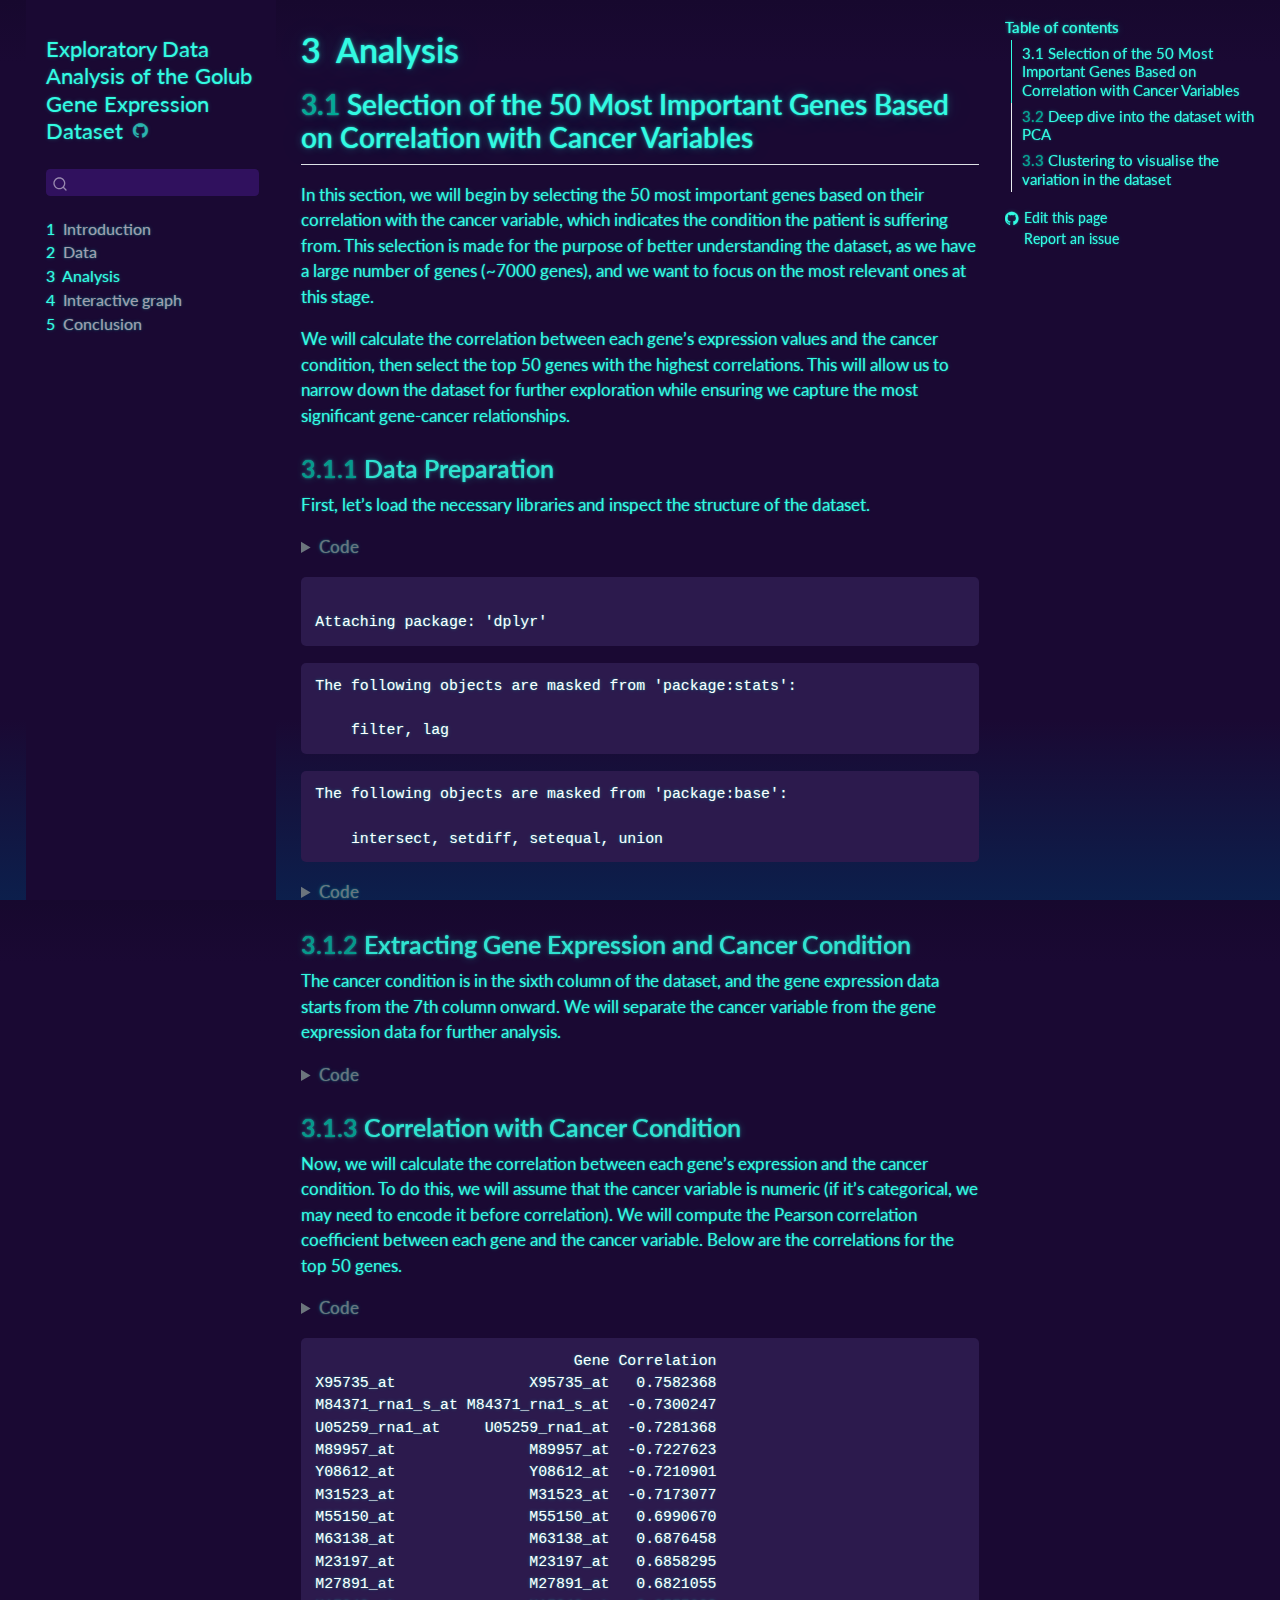
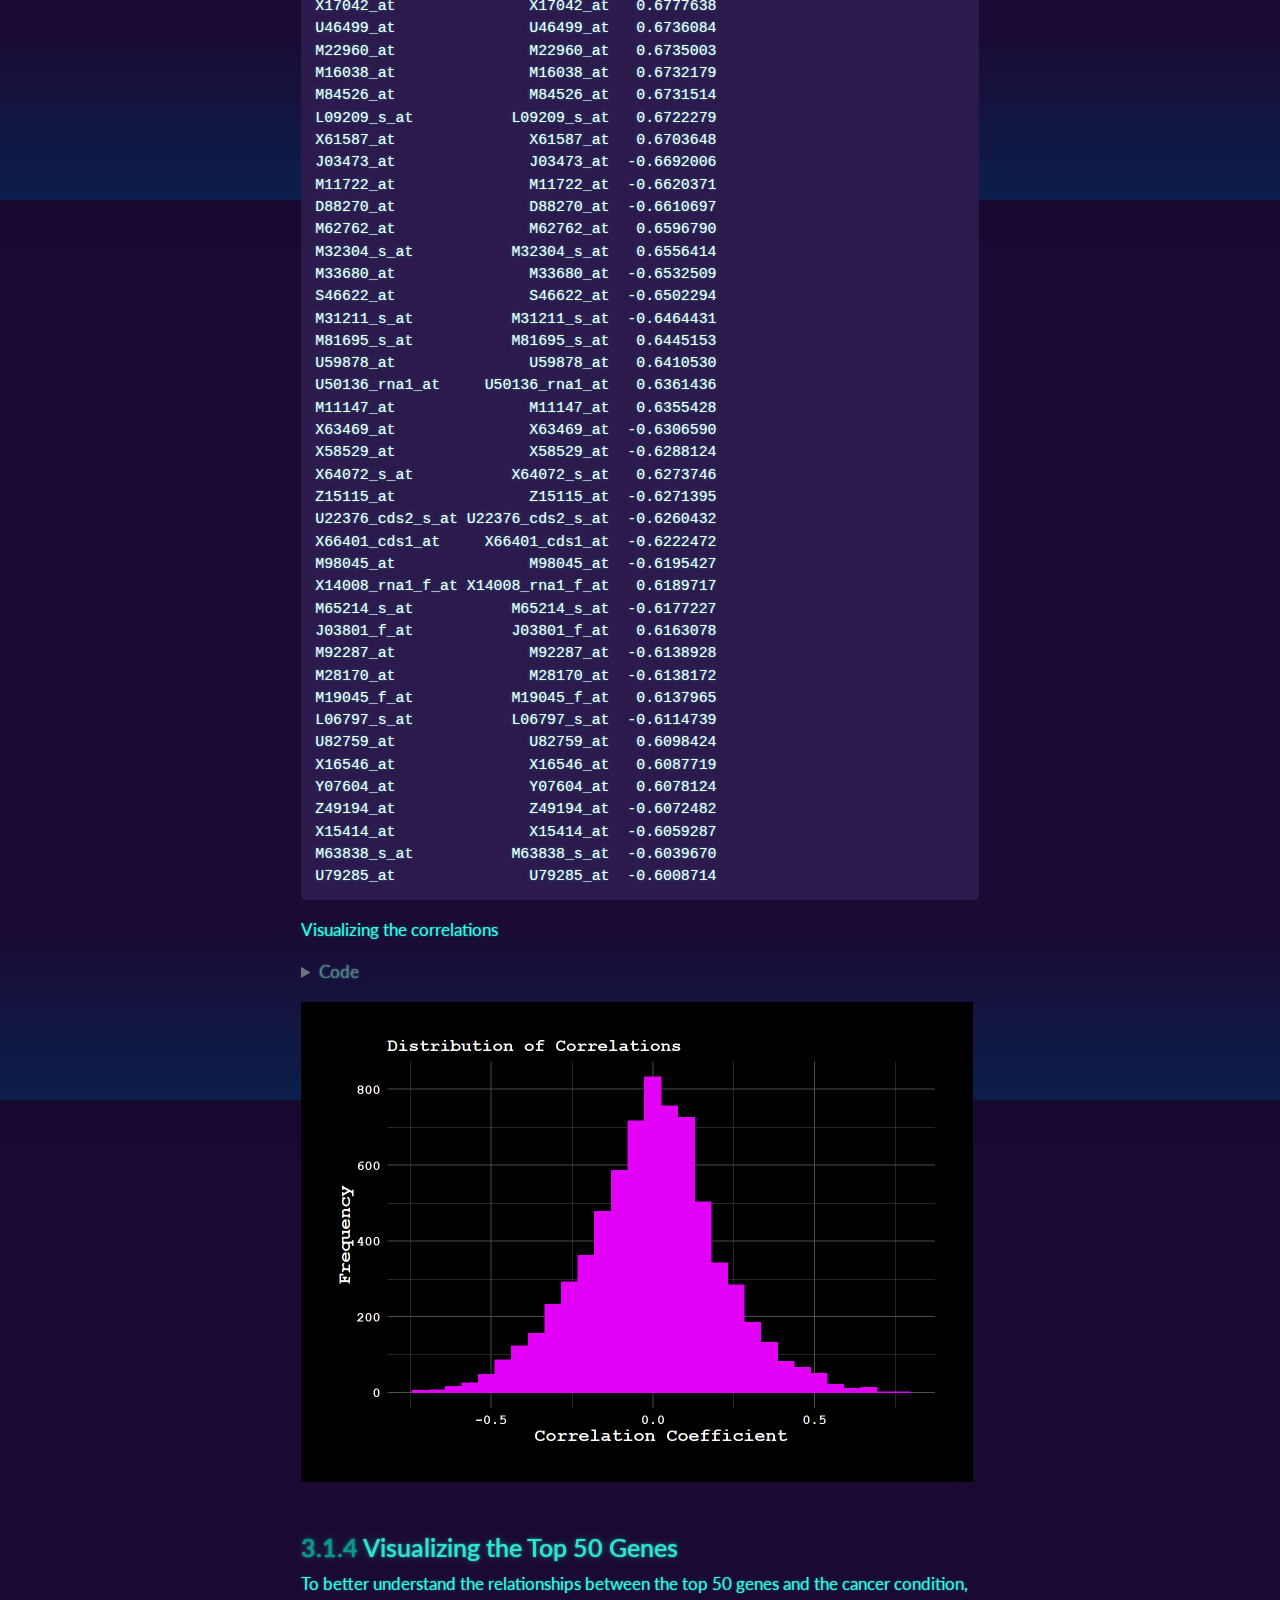
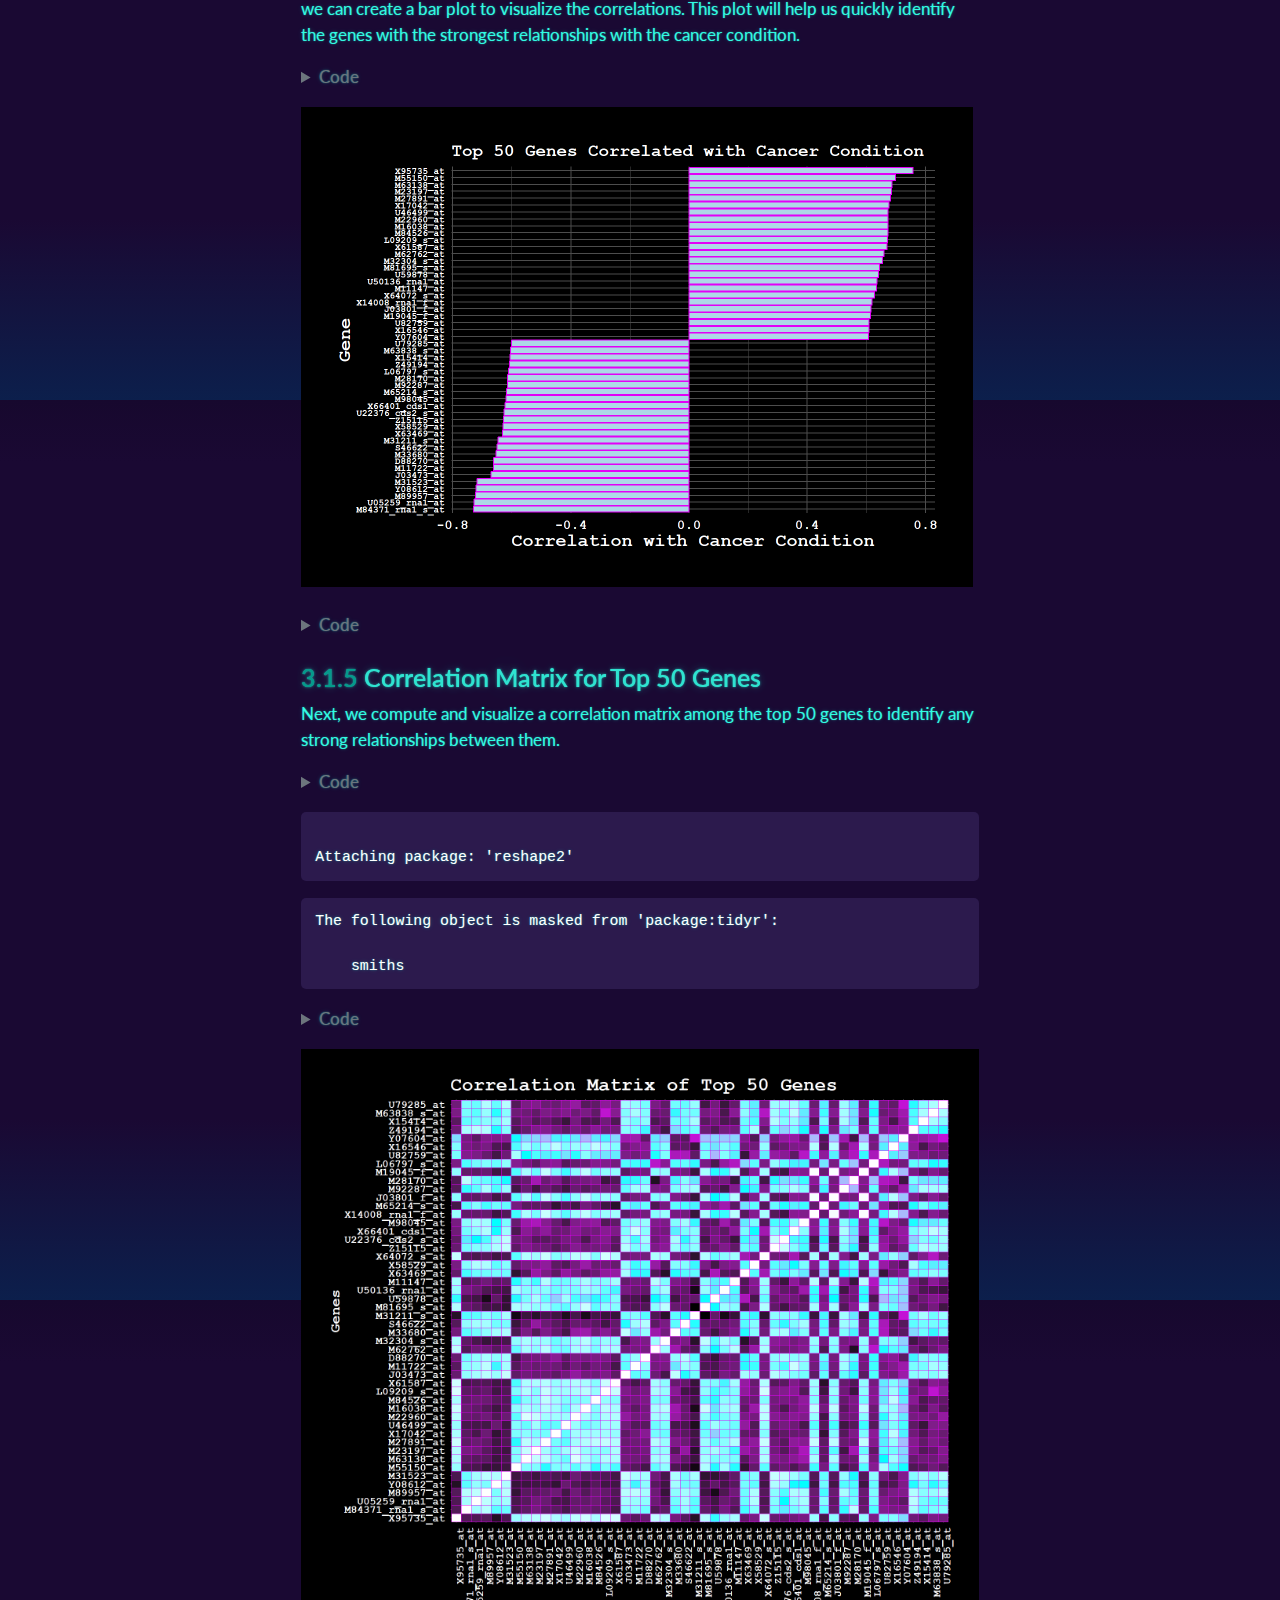
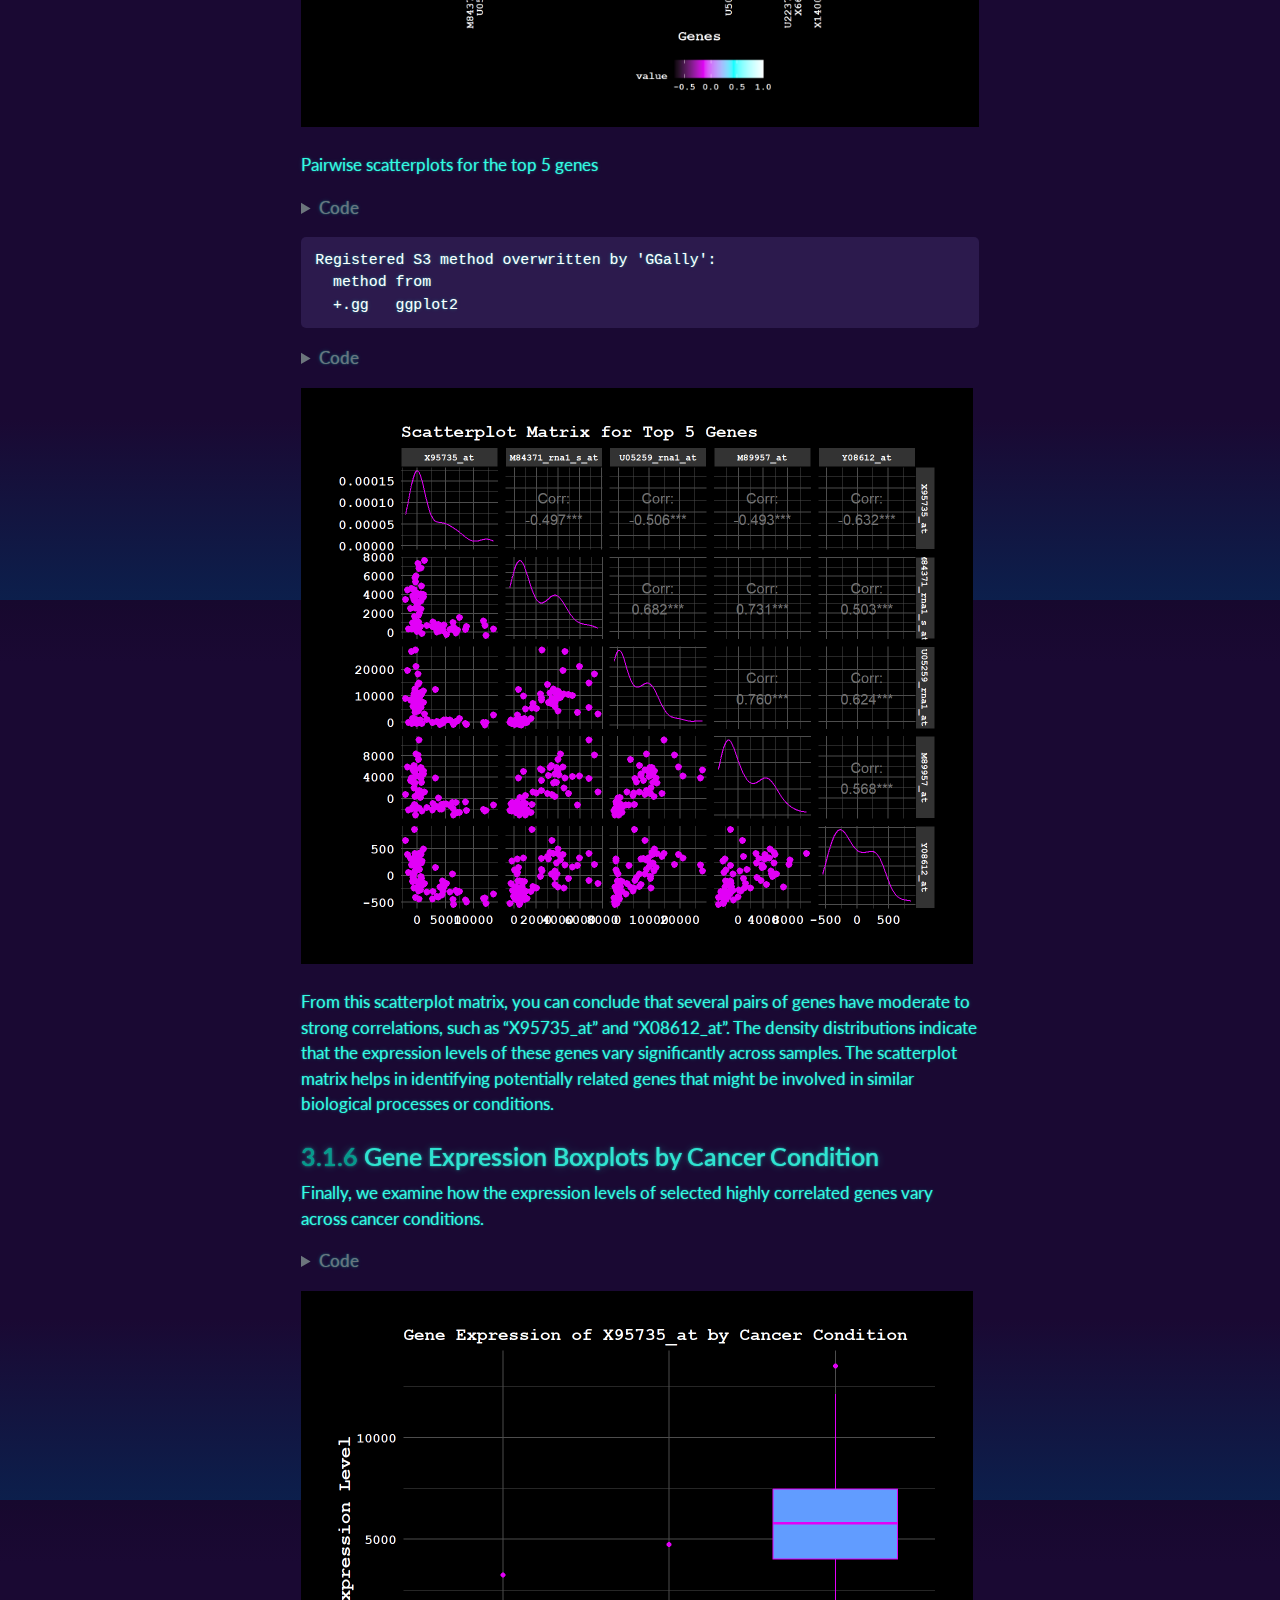
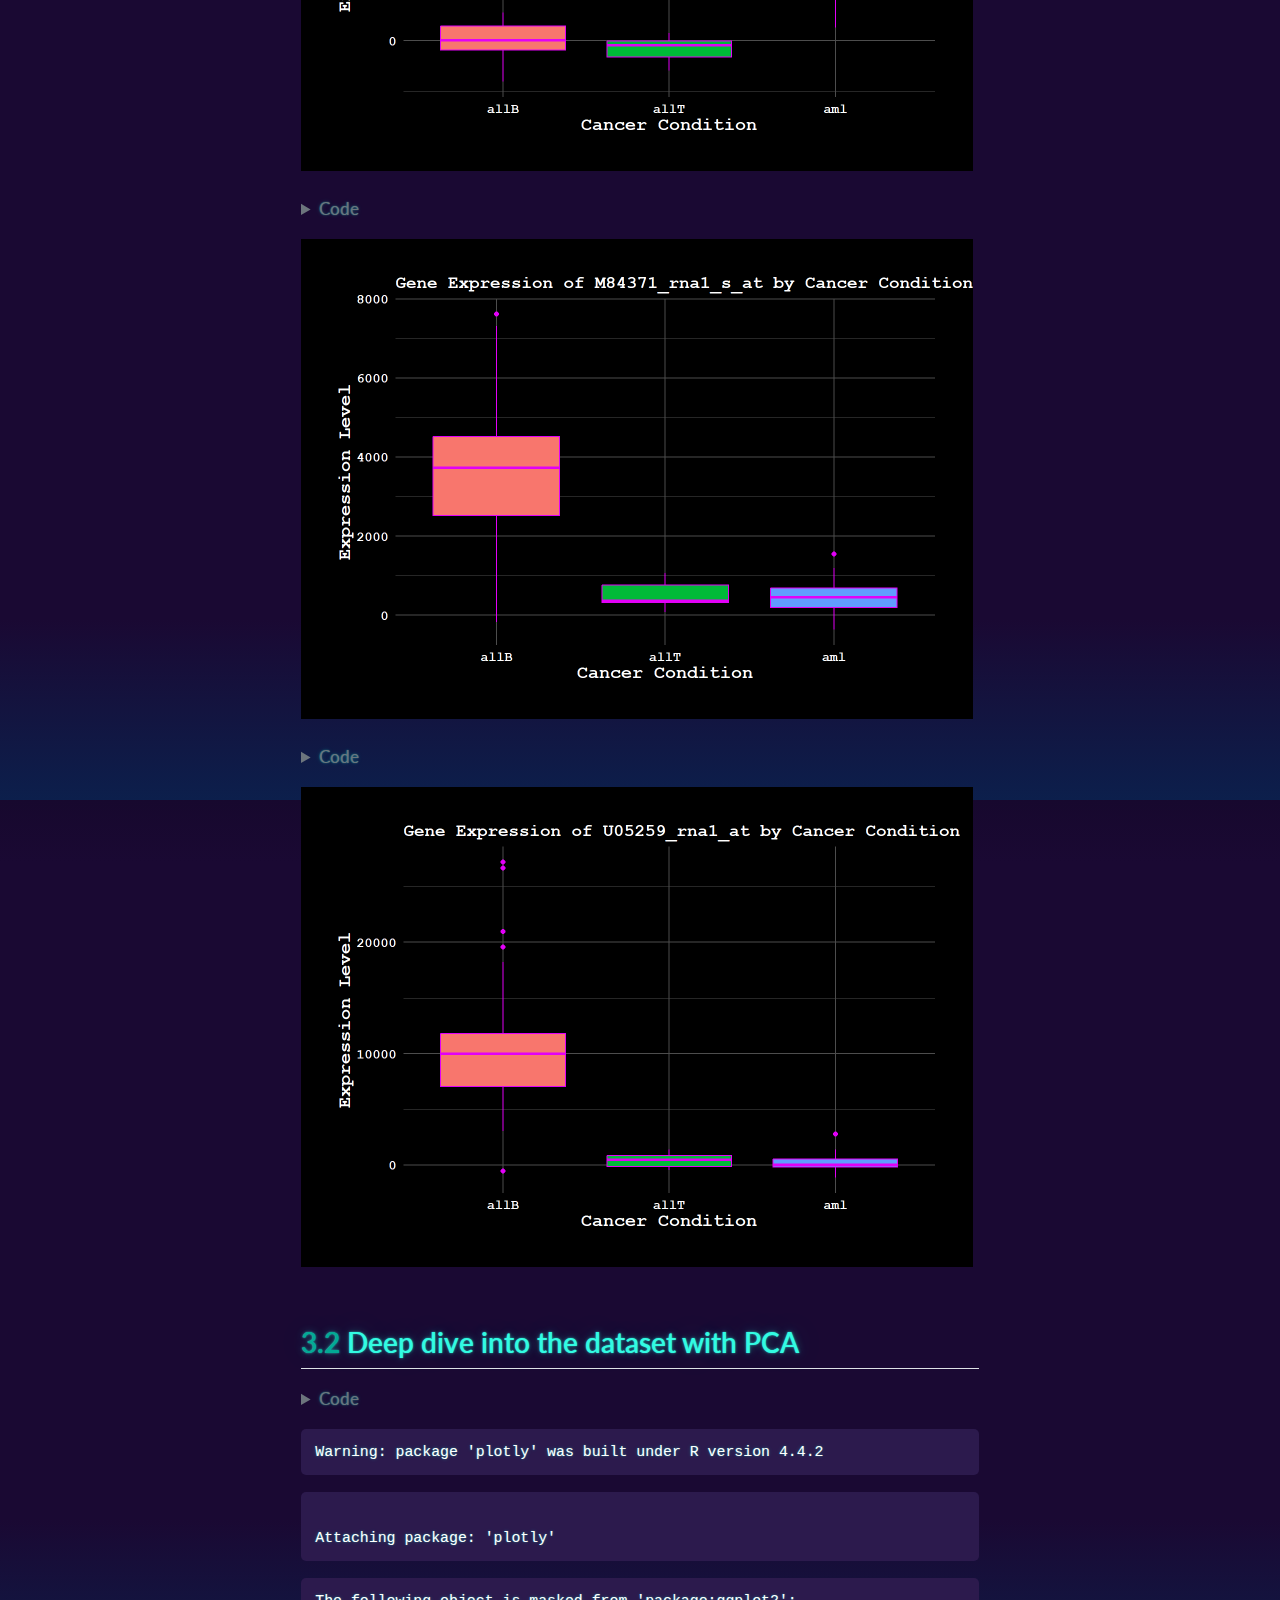
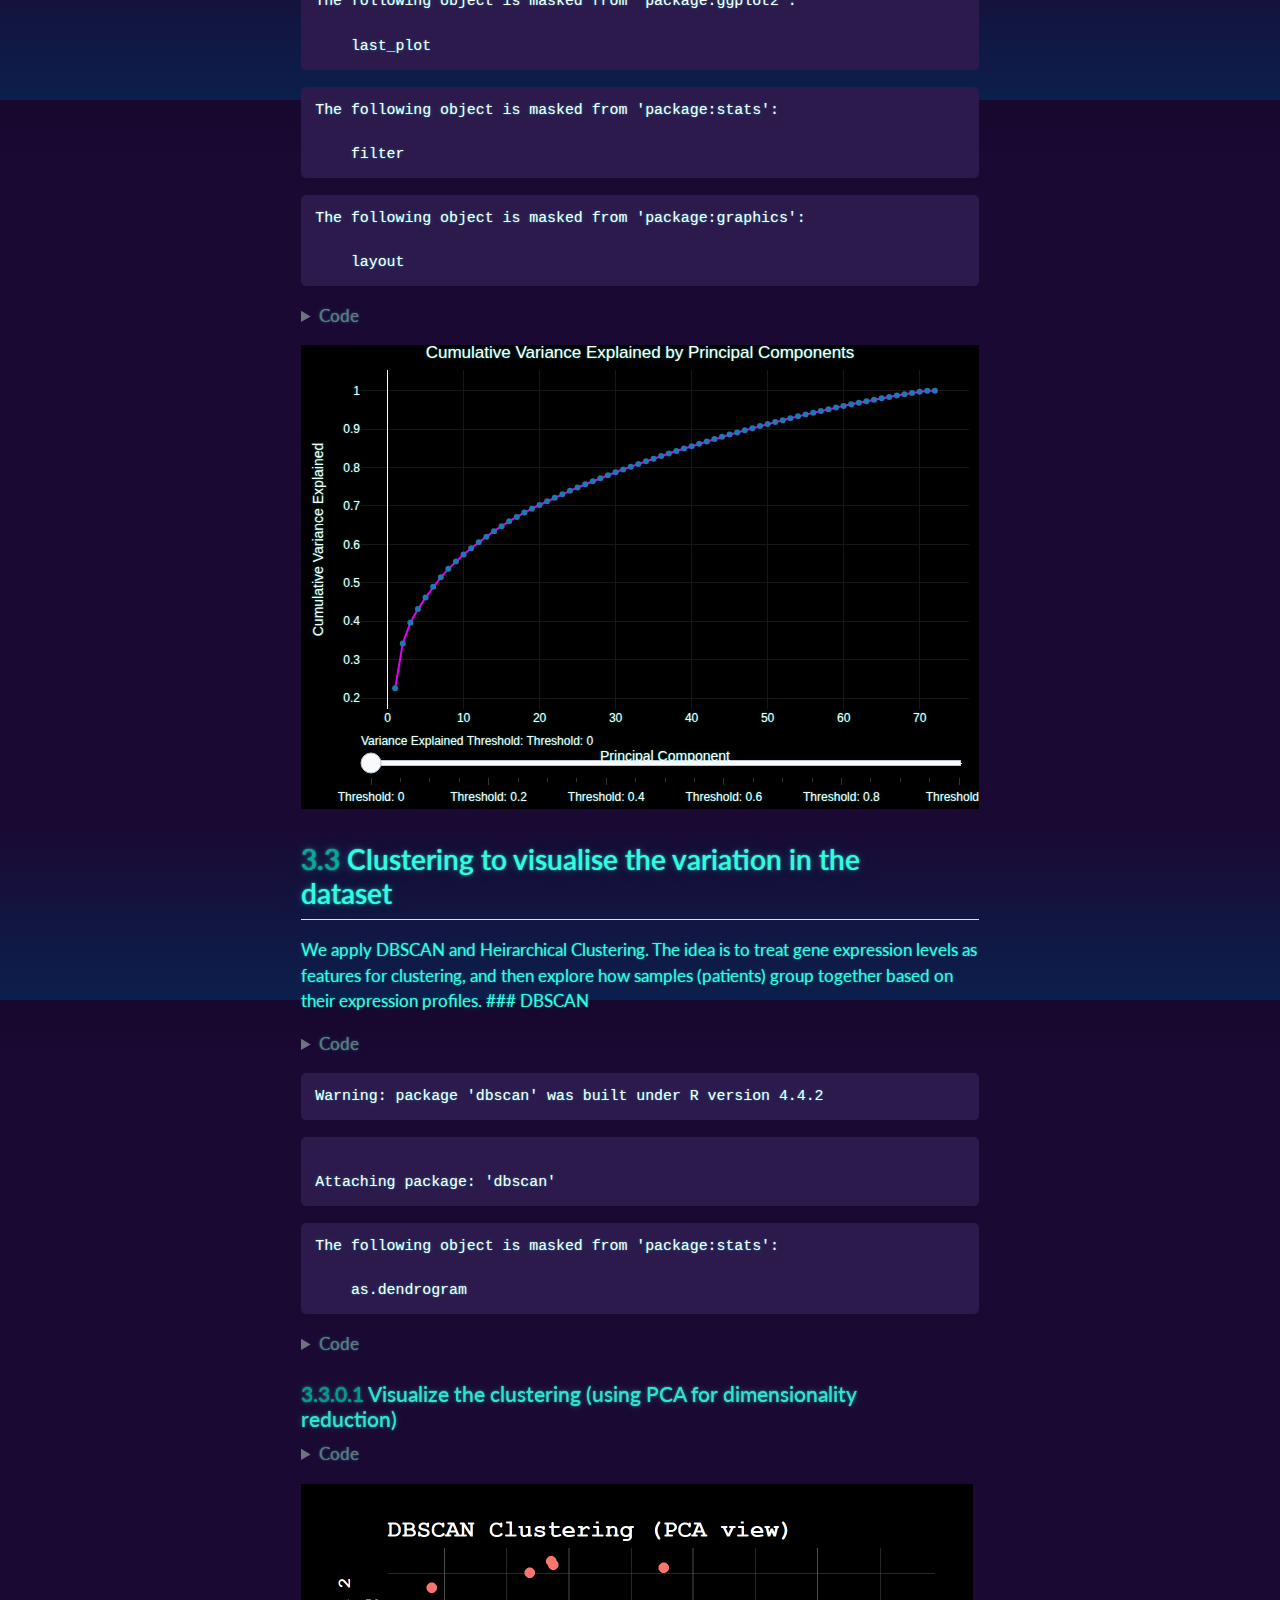
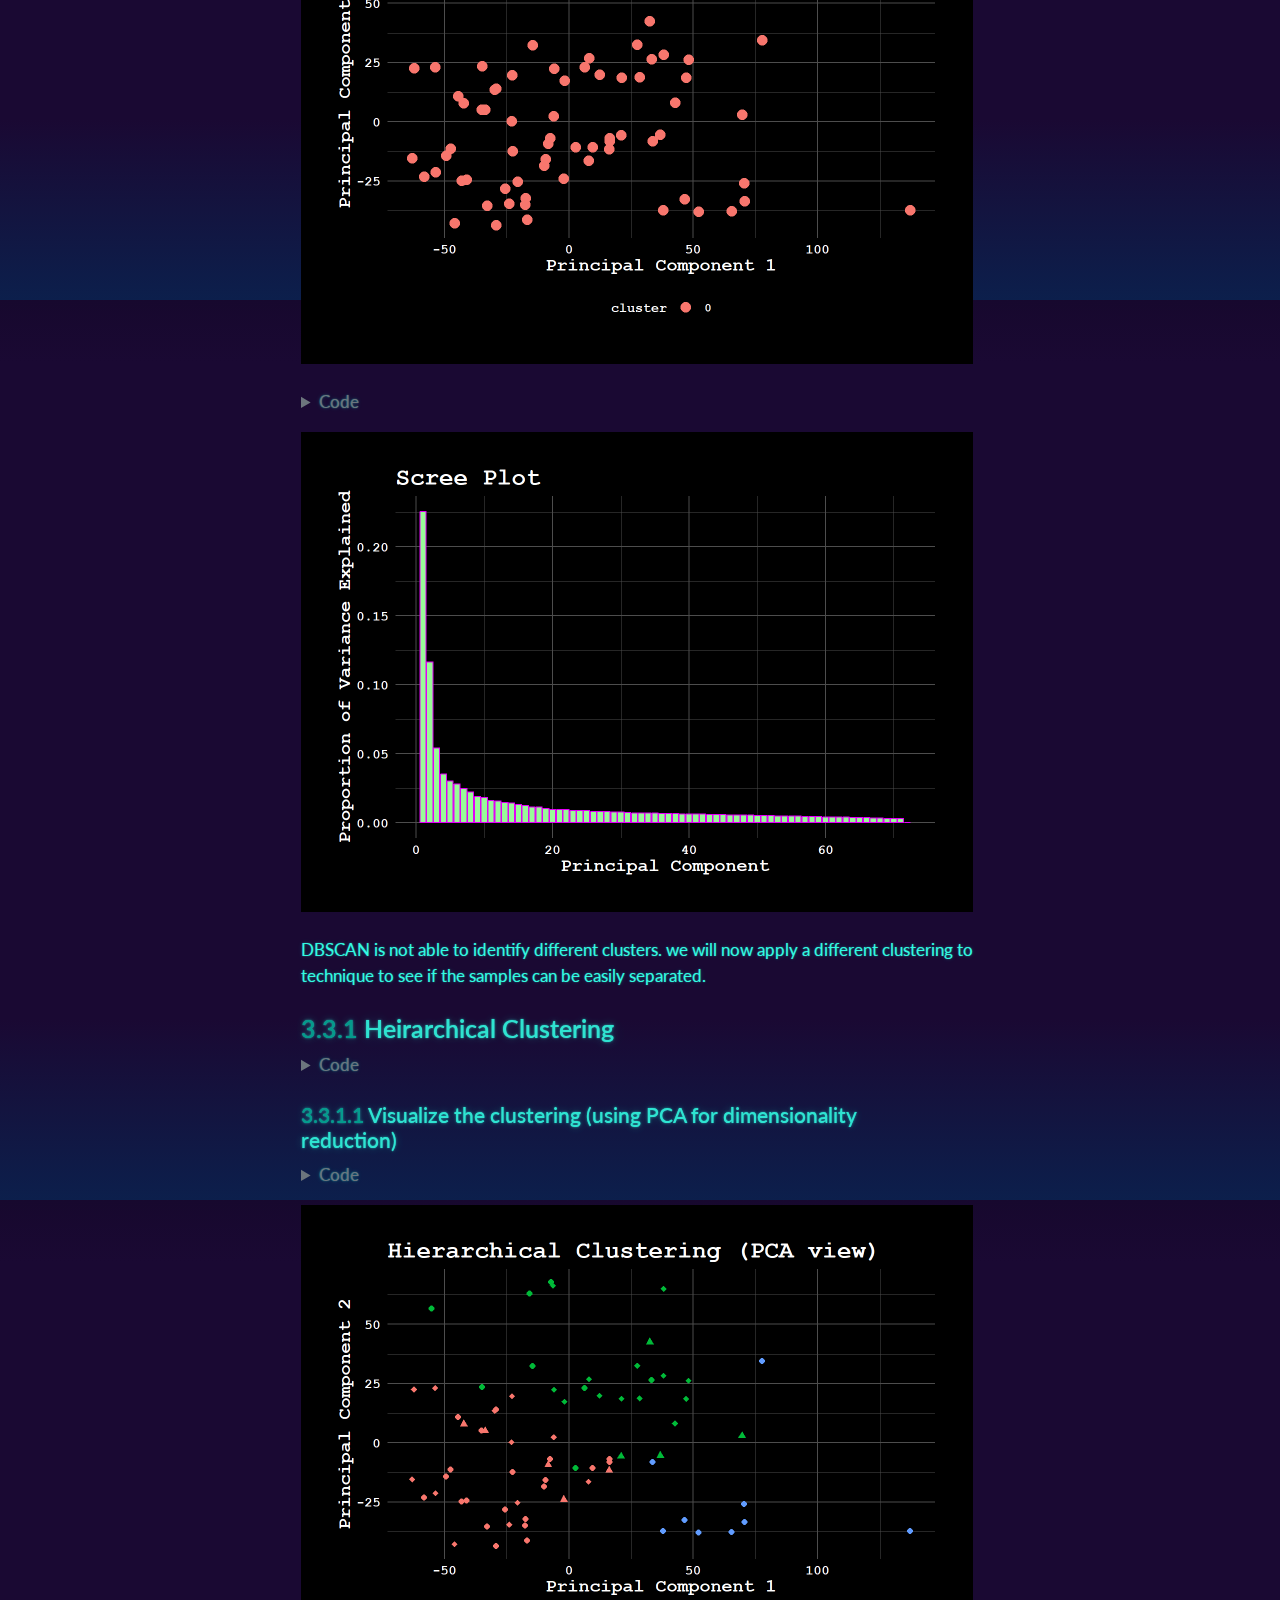
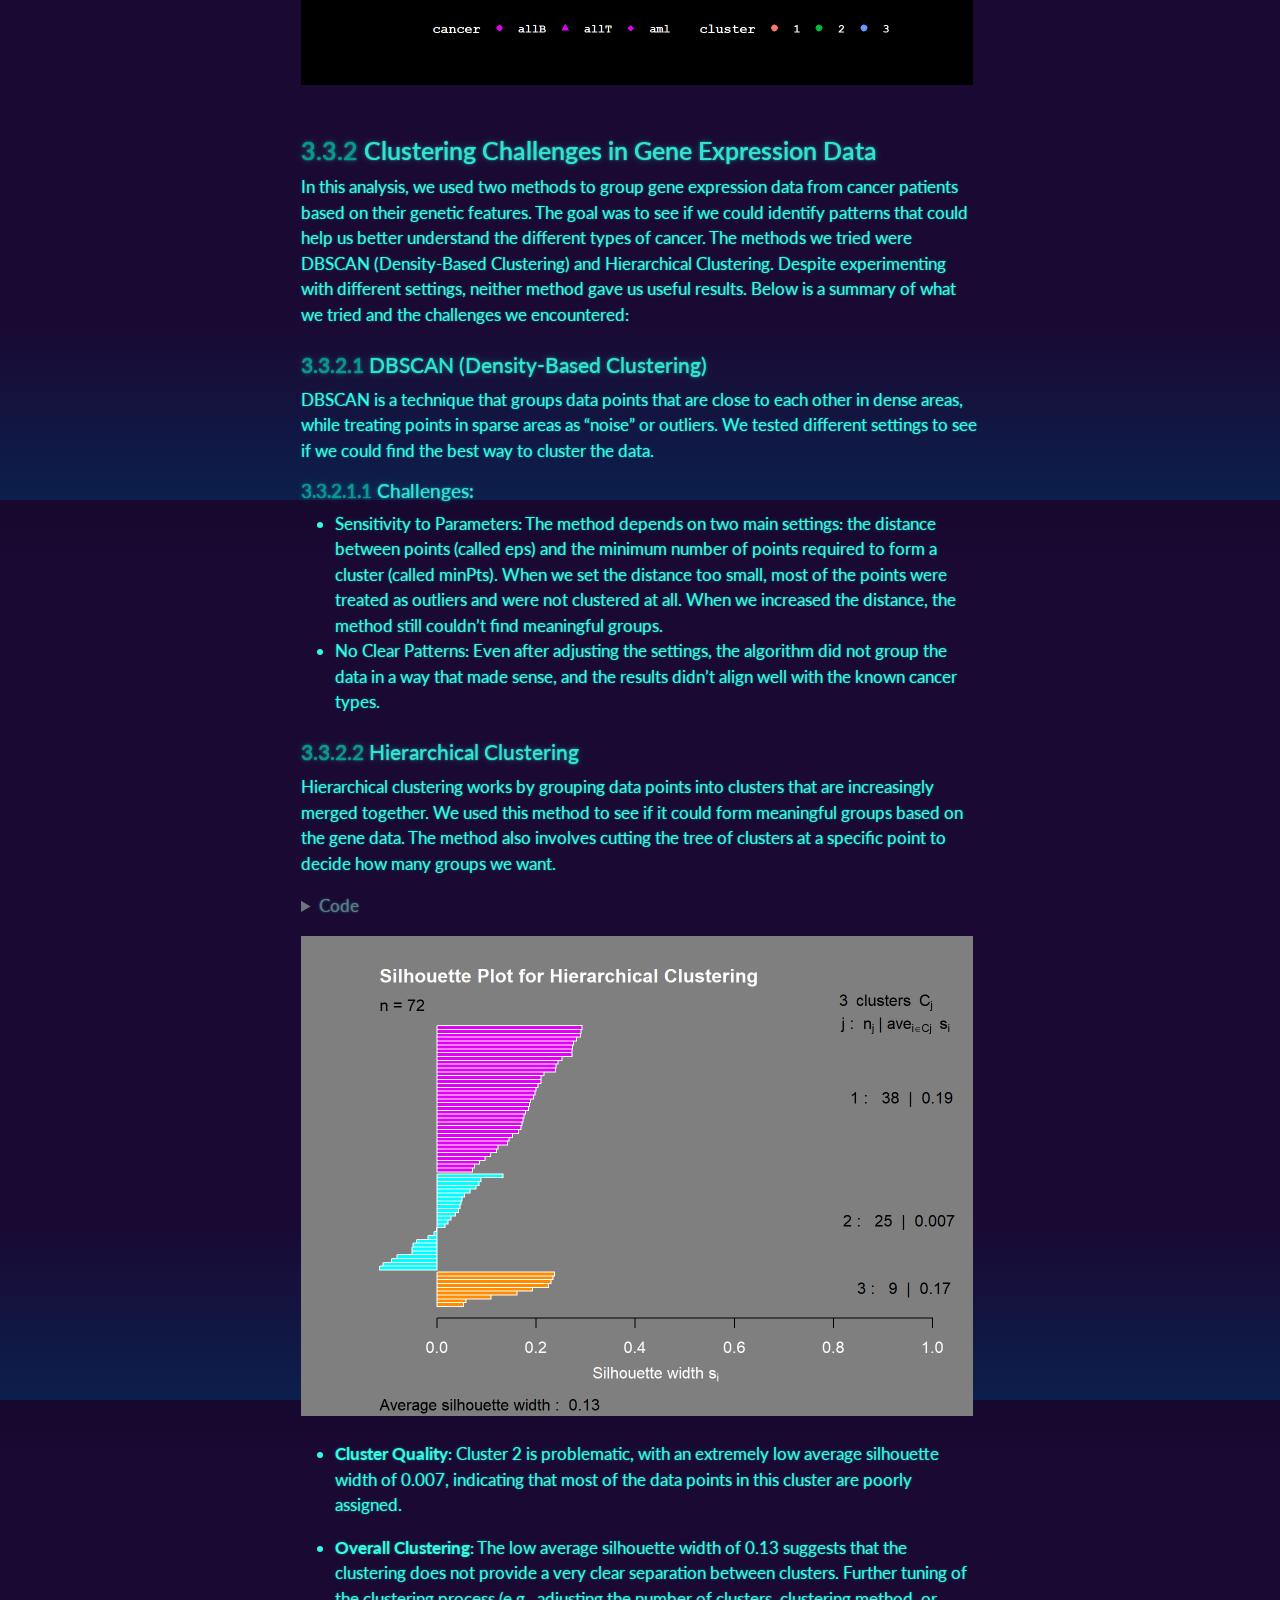
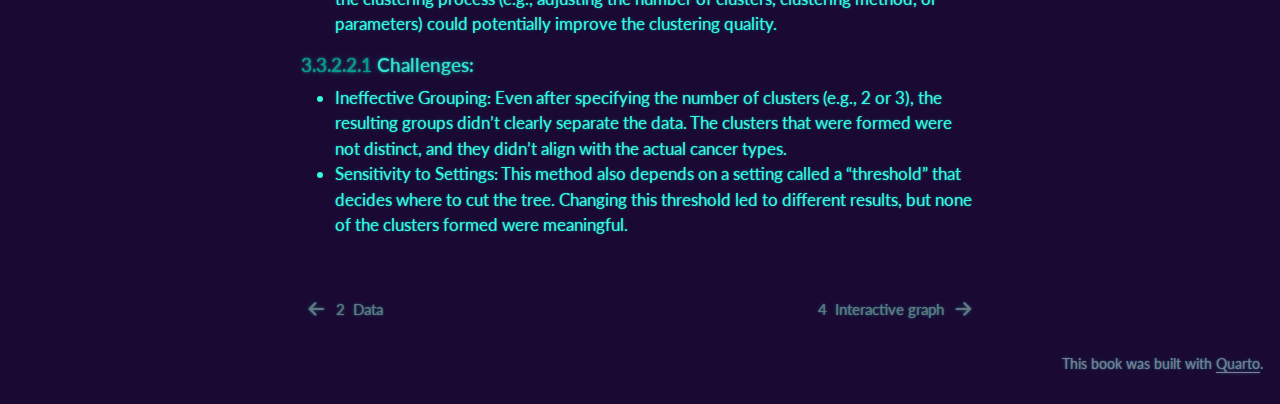
<file: docs/results.html>
<!DOCTYPE html>
<html xmlns="http://www.w3.org/1999/xhtml" lang="en" xml:lang="en"><head>

<meta charset="utf-8">
<meta name="generator" content="quarto-1.5.57">

<meta name="viewport" content="width=device-width, initial-scale=1.0, user-scalable=yes">


<title>3&nbsp; Analysis – Exploratory Data Analysis of the Golub Gene Expression Dataset</title>
<style>
code{white-space: pre-wrap;}
span.smallcaps{font-variant: small-caps;}
div.columns{display: flex; gap: min(4vw, 1.5em);}
div.column{flex: auto; overflow-x: auto;}
div.hanging-indent{margin-left: 1.5em; text-indent: -1.5em;}
ul.task-list{list-style: none;}
ul.task-list li input[type="checkbox"] {
  width: 0.8em;
  margin: 0 0.8em 0.2em -1em; /* quarto-specific, see https://github.com/quarto-dev/quarto-cli/issues/4556 */ 
  vertical-align: middle;
}
/* CSS for syntax highlighting */
pre > code.sourceCode { white-space: pre; position: relative; }
pre > code.sourceCode > span { line-height: 1.25; }
pre > code.sourceCode > span:empty { height: 1.2em; }
.sourceCode { overflow: visible; }
code.sourceCode > span { color: inherit; text-decoration: inherit; }
div.sourceCode { margin: 1em 0; }
pre.sourceCode { margin: 0; }
@media screen {
div.sourceCode { overflow: auto; }
}
@media print {
pre > code.sourceCode { white-space: pre-wrap; }
pre > code.sourceCode > span { display: inline-block; text-indent: -5em; padding-left: 5em; }
}
pre.numberSource code
  { counter-reset: source-line 0; }
pre.numberSource code > span
  { position: relative; left: -4em; counter-increment: source-line; }
pre.numberSource code > span > a:first-child::before
  { content: counter(source-line);
    position: relative; left: -1em; text-align: right; vertical-align: baseline;
    border: none; display: inline-block;
    -webkit-touch-callout: none; -webkit-user-select: none;
    -khtml-user-select: none; -moz-user-select: none;
    -ms-user-select: none; user-select: none;
    padding: 0 4px; width: 4em;
  }
pre.numberSource { margin-left: 3em;  padding-left: 4px; }
div.sourceCode
  {   }
@media screen {
pre > code.sourceCode > span > a:first-child::before { text-decoration: underline; }
}
</style>


<script src="site_libs/quarto-nav/quarto-nav.js"></script>
<script src="site_libs/quarto-nav/headroom.min.js"></script>
<script src="site_libs/clipboard/clipboard.min.js"></script>
<script src="site_libs/quarto-search/autocomplete.umd.js"></script>
<script src="site_libs/quarto-search/fuse.min.js"></script>
<script src="site_libs/quarto-search/quarto-search.js"></script>
<meta name="quarto:offset" content="./">
<link href="./d3graph.html" rel="next">
<link href="./data.html" rel="prev">
<script src="site_libs/quarto-html/quarto.js"></script>
<script src="site_libs/quarto-html/popper.min.js"></script>
<script src="site_libs/quarto-html/tippy.umd.min.js"></script>
<script src="site_libs/quarto-html/anchor.min.js"></script>
<link href="site_libs/quarto-html/tippy.css" rel="stylesheet">
<link href="site_libs/quarto-html/quarto-syntax-highlighting-dark.css" rel="stylesheet" id="quarto-text-highlighting-styles">
<script src="site_libs/bootstrap/bootstrap.min.js"></script>
<link href="site_libs/bootstrap/bootstrap-icons.css" rel="stylesheet">
<link href="site_libs/bootstrap/bootstrap.min.css" rel="stylesheet" id="quarto-bootstrap" data-mode="dark">
<script id="quarto-search-options" type="application/json">{
  "location": "sidebar",
  "copy-button": false,
  "collapse-after": 3,
  "panel-placement": "start",
  "type": "textbox",
  "limit": 50,
  "keyboard-shortcut": [
    "f",
    "/",
    "s"
  ],
  "show-item-context": false,
  "language": {
    "search-no-results-text": "No results",
    "search-matching-documents-text": "matching documents",
    "search-copy-link-title": "Copy link to search",
    "search-hide-matches-text": "Hide additional matches",
    "search-more-match-text": "more match in this document",
    "search-more-matches-text": "more matches in this document",
    "search-clear-button-title": "Clear",
    "search-text-placeholder": "",
    "search-detached-cancel-button-title": "Cancel",
    "search-submit-button-title": "Submit",
    "search-label": "Search"
  }
}</script>
<link href="site_libs/htmltools-fill-0.5.8.1/fill.css" rel="stylesheet">

<script src="site_libs/htmlwidgets-1.6.4/htmlwidgets.js"></script>

<script src="site_libs/plotly-binding-4.10.4/plotly.js"></script>

<script src="site_libs/typedarray-0.1/typedarray.min.js"></script>

<script src="site_libs/jquery-3.5.1/jquery.min.js"></script>

<link href="site_libs/crosstalk-1.2.1/css/crosstalk.min.css" rel="stylesheet">

<script src="site_libs/crosstalk-1.2.1/js/crosstalk.min.js"></script>

<link href="site_libs/plotly-htmlwidgets-css-2.11.1/plotly-htmlwidgets.css" rel="stylesheet">

<script src="site_libs/plotly-main-2.11.1/plotly-latest.min.js"></script>



<link rel="stylesheet" href="custom.css">
</head>

<body class="nav-sidebar floating">

<div id="quarto-search-results"></div>
  <header id="quarto-header" class="headroom fixed-top">
  <nav class="quarto-secondary-nav">
    <div class="container-fluid d-flex">
      <button type="button" class="quarto-btn-toggle btn" data-bs-toggle="collapse" role="button" data-bs-target=".quarto-sidebar-collapse-item" aria-controls="quarto-sidebar" aria-expanded="false" aria-label="Toggle sidebar navigation" onclick="if (window.quartoToggleHeadroom) { window.quartoToggleHeadroom(); }">
        <i class="bi bi-layout-text-sidebar-reverse"></i>
      </button>
        <nav class="quarto-page-breadcrumbs" aria-label="breadcrumb"><ol class="breadcrumb"><li class="breadcrumb-item"><a href="./results.html"><span class="chapter-number">3</span>&nbsp; <span class="chapter-title">Analysis</span></a></li></ol></nav>
        <a class="flex-grow-1" role="navigation" data-bs-toggle="collapse" data-bs-target=".quarto-sidebar-collapse-item" aria-controls="quarto-sidebar" aria-expanded="false" aria-label="Toggle sidebar navigation" onclick="if (window.quartoToggleHeadroom) { window.quartoToggleHeadroom(); }">      
        </a>
      <button type="button" class="btn quarto-search-button" aria-label="Search" onclick="window.quartoOpenSearch();">
        <i class="bi bi-search"></i>
      </button>
    </div>
  </nav>
</header>
<!-- content -->
<div id="quarto-content" class="quarto-container page-columns page-rows-contents page-layout-article">
<!-- sidebar -->
  <nav id="quarto-sidebar" class="sidebar collapse collapse-horizontal quarto-sidebar-collapse-item sidebar-navigation floating overflow-auto">
    <div class="pt-lg-2 mt-2 text-left sidebar-header">
    <div class="sidebar-title mb-0 py-0">
      <a href="./">Exploratory Data Analysis of the Golub Gene Expression Dataset</a> 
        <div class="sidebar-tools-main">
    <a href="https://github.com/pranavbidve/golub-gene" title="Source Code" class="quarto-navigation-tool px-1" aria-label="Source Code"><i class="bi bi-github"></i></a>
</div>
    </div>
      </div>
        <div class="mt-2 flex-shrink-0 align-items-center">
        <div class="sidebar-search">
        <div id="quarto-search" class="" title="Search"></div>
        </div>
        </div>
    <div class="sidebar-menu-container"> 
    <ul class="list-unstyled mt-1">
        <li class="sidebar-item">
  <div class="sidebar-item-container"> 
  <a href="./index.html" class="sidebar-item-text sidebar-link">
 <span class="menu-text"><span class="chapter-number">1</span>&nbsp; <span class="chapter-title">Introduction</span></span></a>
  </div>
</li>
        <li class="sidebar-item">
  <div class="sidebar-item-container"> 
  <a href="./data.html" class="sidebar-item-text sidebar-link">
 <span class="menu-text"><span class="chapter-number">2</span>&nbsp; <span class="chapter-title">Data</span></span></a>
  </div>
</li>
        <li class="sidebar-item">
  <div class="sidebar-item-container"> 
  <a href="./results.html" class="sidebar-item-text sidebar-link active">
 <span class="menu-text"><span class="chapter-number">3</span>&nbsp; <span class="chapter-title">Analysis</span></span></a>
  </div>
</li>
        <li class="sidebar-item">
  <div class="sidebar-item-container"> 
  <a href="./d3graph.html" class="sidebar-item-text sidebar-link">
 <span class="menu-text"><span class="chapter-number">4</span>&nbsp; <span class="chapter-title">Interactive graph</span></span></a>
  </div>
</li>
        <li class="sidebar-item">
  <div class="sidebar-item-container"> 
  <a href="./conclusion.html" class="sidebar-item-text sidebar-link">
 <span class="menu-text"><span class="chapter-number">5</span>&nbsp; <span class="chapter-title">Conclusion</span></span></a>
  </div>
</li>
    </ul>
    </div>
</nav>
<div id="quarto-sidebar-glass" class="quarto-sidebar-collapse-item" data-bs-toggle="collapse" data-bs-target=".quarto-sidebar-collapse-item"></div>
<!-- margin-sidebar -->
    <div id="quarto-margin-sidebar" class="sidebar margin-sidebar">
        <nav id="TOC" role="doc-toc" class="toc-active">
    <h2 id="toc-title">Table of contents</h2>
   
  <ul class="collapse">
  <li><a href="#selection-of-the-50-most-important-genes-based-on-correlation-with-cancer-variables" id="toc-selection-of-the-50-most-important-genes-based-on-correlation-with-cancer-variables" class="nav-link active" data-scroll-target="#selection-of-the-50-most-important-genes-based-on-correlation-with-cancer-variables"><span class="header-section-number">3.1</span> Selection of the 50 Most Important Genes Based on Correlation with Cancer Variables</a></li>
  <li><a href="#deep-dive-into-the-dataset-with-pca" id="toc-deep-dive-into-the-dataset-with-pca" class="nav-link" data-scroll-target="#deep-dive-into-the-dataset-with-pca"><span class="header-section-number">3.2</span> Deep dive into the dataset with PCA</a></li>
  <li><a href="#clustering-to-visualise-the-variation-in-the-dataset" id="toc-clustering-to-visualise-the-variation-in-the-dataset" class="nav-link" data-scroll-target="#clustering-to-visualise-the-variation-in-the-dataset"><span class="header-section-number">3.3</span> Clustering to visualise the variation in the dataset</a></li>
  </ul>
<div class="toc-actions"><ul class="collapse"><li><a href="https://github.com/pranavbidve/golub-gene/edit/main/results.qmd" class="toc-action"><i class="bi bi-github"></i>Edit this page</a></li><li><a href="https://github.com/pranavbidve/golub-gene/issues/new" class="toc-action"><i class="bi empty"></i>Report an issue</a></li></ul></div></nav>
    </div>
<!-- main -->
<main class="content" id="quarto-document-content">

<header id="title-block-header" class="quarto-title-block default">
<div class="quarto-title">
<h1 class="title"><span class="chapter-number">3</span>&nbsp; <span class="chapter-title">Analysis</span></h1>
</div>



<div class="quarto-title-meta">

    
  
    
  </div>
  


</header>


<section id="selection-of-the-50-most-important-genes-based-on-correlation-with-cancer-variables" class="level2" data-number="3.1">
<h2 data-number="3.1" class="anchored" data-anchor-id="selection-of-the-50-most-important-genes-based-on-correlation-with-cancer-variables"><span class="header-section-number">3.1</span> Selection of the 50 Most Important Genes Based on Correlation with Cancer Variables</h2>
<p>In this section, we will begin by selecting the 50 most important genes based on their correlation with the cancer variable, which indicates the condition the patient is suffering from. This selection is made for the purpose of better understanding the dataset, as we have a large number of genes (~7000 genes), and we want to focus on the most relevant ones at this stage.</p>
<p>We will calculate the correlation between each gene’s expression values and the cancer condition, then select the top 50 genes with the highest correlations. This will allow us to narrow down the dataset for further exploration while ensuring we capture the most significant gene-cancer relationships.</p>
<section id="data-preparation" class="level3" data-number="3.1.1">
<h3 data-number="3.1.1" class="anchored" data-anchor-id="data-preparation"><span class="header-section-number">3.1.1</span> Data Preparation</h3>
<p>First, let’s load the necessary libraries and inspect the structure of the dataset.</p>
<div class="cell">
<details class="code-fold">
<summary>Code</summary>
<div class="sourceCode cell-code" id="cb1"><pre class="sourceCode r code-with-copy"><code class="sourceCode r"><span id="cb1-1"><a href="#cb1-1" aria-hidden="true" tabindex="-1"></a>golub_data <span class="ot">&lt;-</span> <span class="fu">read.csv</span>(<span class="st">"data/golub2.csv"</span>)</span>
<span id="cb1-2"><a href="#cb1-2" aria-hidden="true" tabindex="-1"></a><span class="fu">library</span>(dplyr)</span></code><button title="Copy to Clipboard" class="code-copy-button"><i class="bi"></i></button></pre></div>
</details>
<div class="cell-output cell-output-stderr">
<pre><code>
Attaching package: 'dplyr'</code></pre>
</div>
<div class="cell-output cell-output-stderr">
<pre><code>The following objects are masked from 'package:stats':

    filter, lag</code></pre>
</div>
<div class="cell-output cell-output-stderr">
<pre><code>The following objects are masked from 'package:base':

    intersect, setdiff, setequal, union</code></pre>
</div>
<details class="code-fold">
<summary>Code</summary>
<div class="sourceCode cell-code" id="cb5"><pre class="sourceCode r code-with-copy"><code class="sourceCode r"><span id="cb5-1"><a href="#cb5-1" aria-hidden="true" tabindex="-1"></a><span class="fu">library</span>(tidyr)</span>
<span id="cb5-2"><a href="#cb5-2" aria-hidden="true" tabindex="-1"></a><span class="fu">library</span>(ggplot2)</span>
<span id="cb5-3"><a href="#cb5-3" aria-hidden="true" tabindex="-1"></a><span class="fu">library</span>(cyberpunk)</span></code><button title="Copy to Clipboard" class="code-copy-button"><i class="bi"></i></button></pre></div>
</details>
</div>
</section>
<section id="extracting-gene-expression-and-cancer-condition" class="level3" data-number="3.1.2">
<h3 data-number="3.1.2" class="anchored" data-anchor-id="extracting-gene-expression-and-cancer-condition"><span class="header-section-number">3.1.2</span> Extracting Gene Expression and Cancer Condition</h3>
<p>The cancer condition is in the sixth column of the dataset, and the gene expression data starts from the 7th column onward. We will separate the cancer variable from the gene expression data for further analysis.</p>
<div class="cell">
<details class="code-fold">
<summary>Code</summary>
<div class="sourceCode cell-code" id="cb6"><pre class="sourceCode r code-with-copy"><code class="sourceCode r"><span id="cb6-1"><a href="#cb6-1" aria-hidden="true" tabindex="-1"></a>cancer_condition <span class="ot">&lt;-</span> golub_data[, <span class="dv">6</span>]</span>
<span id="cb6-2"><a href="#cb6-2" aria-hidden="true" tabindex="-1"></a></span>
<span id="cb6-3"><a href="#cb6-3" aria-hidden="true" tabindex="-1"></a>gene_expression <span class="ot">&lt;-</span> golub_data[, <span class="dv">7</span><span class="sc">:</span><span class="fu">ncol</span>(golub_data)]</span></code><button title="Copy to Clipboard" class="code-copy-button"><i class="bi"></i></button></pre></div>
</details>
</div>
</section>
<section id="correlation-with-cancer-condition" class="level3" data-number="3.1.3">
<h3 data-number="3.1.3" class="anchored" data-anchor-id="correlation-with-cancer-condition"><span class="header-section-number">3.1.3</span> Correlation with Cancer Condition</h3>
<p>Now, we will calculate the correlation between each gene’s expression and the cancer condition. To do this, we will assume that the cancer variable is numeric (if it’s categorical, we may need to encode it before correlation). We will compute the Pearson correlation coefficient between each gene and the cancer variable. Below are the correlations for the top 50 genes.</p>
<div class="cell">
<details class="code-fold">
<summary>Code</summary>
<div class="sourceCode cell-code" id="cb7"><pre class="sourceCode r code-with-copy"><code class="sourceCode r"><span id="cb7-1"><a href="#cb7-1" aria-hidden="true" tabindex="-1"></a>cancer_condition_numeric <span class="ot">&lt;-</span> <span class="fu">as.numeric</span>(<span class="fu">as.factor</span>(cancer_condition))</span>
<span id="cb7-2"><a href="#cb7-2" aria-hidden="true" tabindex="-1"></a></span>
<span id="cb7-3"><a href="#cb7-3" aria-hidden="true" tabindex="-1"></a>correlations <span class="ot">&lt;-</span> <span class="fu">apply</span>(gene_expression, <span class="dv">2</span>, <span class="cf">function</span>(x) <span class="fu">cor</span>(x, cancer_condition_numeric, <span class="at">method =</span> <span class="st">"pearson"</span>))</span>
<span id="cb7-4"><a href="#cb7-4" aria-hidden="true" tabindex="-1"></a></span>
<span id="cb7-5"><a href="#cb7-5" aria-hidden="true" tabindex="-1"></a>correlation_df <span class="ot">&lt;-</span> <span class="fu">data.frame</span>(<span class="at">Gene =</span> <span class="fu">colnames</span>(gene_expression), <span class="at">Correlation =</span> correlations)</span>
<span id="cb7-6"><a href="#cb7-6" aria-hidden="true" tabindex="-1"></a></span>
<span id="cb7-7"><a href="#cb7-7" aria-hidden="true" tabindex="-1"></a>top_50_genes <span class="ot">&lt;-</span> correlation_df <span class="sc">|&gt;</span></span>
<span id="cb7-8"><a href="#cb7-8" aria-hidden="true" tabindex="-1"></a>  <span class="fu">arrange</span>(<span class="fu">desc</span>(<span class="fu">abs</span>(Correlation))) <span class="sc">|&gt;</span></span>
<span id="cb7-9"><a href="#cb7-9" aria-hidden="true" tabindex="-1"></a>  <span class="fu">head</span>(<span class="dv">50</span>)</span>
<span id="cb7-10"><a href="#cb7-10" aria-hidden="true" tabindex="-1"></a></span>
<span id="cb7-11"><a href="#cb7-11" aria-hidden="true" tabindex="-1"></a>top_50_genes</span></code><button title="Copy to Clipboard" class="code-copy-button"><i class="bi"></i></button></pre></div>
</details>
<div class="cell-output cell-output-stdout">
<pre><code>                             Gene Correlation
X95735_at               X95735_at   0.7582368
M84371_rna1_s_at M84371_rna1_s_at  -0.7300247
U05259_rna1_at     U05259_rna1_at  -0.7281368
M89957_at               M89957_at  -0.7227623
Y08612_at               Y08612_at  -0.7210901
M31523_at               M31523_at  -0.7173077
M55150_at               M55150_at   0.6990670
M63138_at               M63138_at   0.6876458
M23197_at               M23197_at   0.6858295
M27891_at               M27891_at   0.6821055
X17042_at               X17042_at   0.6777638
U46499_at               U46499_at   0.6736084
M22960_at               M22960_at   0.6735003
M16038_at               M16038_at   0.6732179
M84526_at               M84526_at   0.6731514
L09209_s_at           L09209_s_at   0.6722279
X61587_at               X61587_at   0.6703648
J03473_at               J03473_at  -0.6692006
M11722_at               M11722_at  -0.6620371
D88270_at               D88270_at  -0.6610697
M62762_at               M62762_at   0.6596790
M32304_s_at           M32304_s_at   0.6556414
M33680_at               M33680_at  -0.6532509
S46622_at               S46622_at  -0.6502294
M31211_s_at           M31211_s_at  -0.6464431
M81695_s_at           M81695_s_at   0.6445153
U59878_at               U59878_at   0.6410530
U50136_rna1_at     U50136_rna1_at   0.6361436
M11147_at               M11147_at   0.6355428
X63469_at               X63469_at  -0.6306590
X58529_at               X58529_at  -0.6288124
X64072_s_at           X64072_s_at   0.6273746
Z15115_at               Z15115_at  -0.6271395
U22376_cds2_s_at U22376_cds2_s_at  -0.6260432
X66401_cds1_at     X66401_cds1_at  -0.6222472
M98045_at               M98045_at  -0.6195427
X14008_rna1_f_at X14008_rna1_f_at   0.6189717
M65214_s_at           M65214_s_at  -0.6177227
J03801_f_at           J03801_f_at   0.6163078
M92287_at               M92287_at  -0.6138928
M28170_at               M28170_at  -0.6138172
M19045_f_at           M19045_f_at   0.6137965
L06797_s_at           L06797_s_at  -0.6114739
U82759_at               U82759_at   0.6098424
X16546_at               X16546_at   0.6087719
Y07604_at               Y07604_at   0.6078124
Z49194_at               Z49194_at  -0.6072482
X15414_at               X15414_at  -0.6059287
M63838_s_at           M63838_s_at  -0.6039670
U79285_at               U79285_at  -0.6008714</code></pre>
</div>
</div>
<p>Visualizing the correlations</p>
<div class="cell">
<details class="code-fold">
<summary>Code</summary>
<div class="sourceCode cell-code" id="cb9"><pre class="sourceCode r code-with-copy"><code class="sourceCode r"><span id="cb9-1"><a href="#cb9-1" aria-hidden="true" tabindex="-1"></a><span class="fu">ggplot</span>(correlation_df, <span class="fu">aes</span>(<span class="at">x =</span> Correlation)) <span class="sc">+</span></span>
<span id="cb9-2"><a href="#cb9-2" aria-hidden="true" tabindex="-1"></a>  <span class="fu">geom_histogram</span>(<span class="at">bins =</span> <span class="dv">30</span>) <span class="sc">+</span></span>
<span id="cb9-3"><a href="#cb9-3" aria-hidden="true" tabindex="-1"></a>  <span class="fu">labs</span>(<span class="at">title =</span> <span class="st">"Distribution of Correlations"</span>,</span>
<span id="cb9-4"><a href="#cb9-4" aria-hidden="true" tabindex="-1"></a>       <span class="at">x =</span> <span class="st">"Correlation Coefficient"</span>,</span>
<span id="cb9-5"><a href="#cb9-5" aria-hidden="true" tabindex="-1"></a>       <span class="at">y =</span> <span class="st">"Frequency"</span>) <span class="sc">+</span></span>
<span id="cb9-6"><a href="#cb9-6" aria-hidden="true" tabindex="-1"></a>  <span class="fu">theme_cpunk</span>(<span class="at">title.size =</span> <span class="dv">13</span>)</span></code><button title="Copy to Clipboard" class="code-copy-button"><i class="bi"></i></button></pre></div>
</details>
<div class="cell-output-display">
<div>
<figure class="figure">
<p><img src="results_files/figure-html/unnamed-chunk-1-1.png" class="img-fluid figure-img" width="672"></p>
</figure>
</div>
</div>
</div>
</section>
<section id="visualizing-the-top-50-genes" class="level3" data-number="3.1.4">
<h3 data-number="3.1.4" class="anchored" data-anchor-id="visualizing-the-top-50-genes"><span class="header-section-number">3.1.4</span> Visualizing the Top 50 Genes</h3>
<p>To better understand the relationships between the top 50 genes and the cancer condition, we can create a bar plot to visualize the correlations. This plot will help us quickly identify the genes with the strongest relationships with the cancer condition.</p>
<div class="cell">
<details class="code-fold">
<summary>Code</summary>
<div class="sourceCode cell-code" id="cb10"><pre class="sourceCode r code-with-copy"><code class="sourceCode r"><span id="cb10-1"><a href="#cb10-1" aria-hidden="true" tabindex="-1"></a><span class="fu">ggplot</span>(top_50_genes, <span class="fu">aes</span>(<span class="at">x =</span> <span class="fu">reorder</span>(Gene, Correlation), <span class="at">y =</span> Correlation)) <span class="sc">+</span></span>
<span id="cb10-2"><a href="#cb10-2" aria-hidden="true" tabindex="-1"></a>  <span class="fu">geom_bar</span>(<span class="at">stat =</span> <span class="st">"identity"</span>, <span class="at">fill =</span> <span class="st">"lightblue"</span>) <span class="sc">+</span></span>
<span id="cb10-3"><a href="#cb10-3" aria-hidden="true" tabindex="-1"></a>  <span class="fu">coord_flip</span>() <span class="sc">+</span></span>
<span id="cb10-4"><a href="#cb10-4" aria-hidden="true" tabindex="-1"></a>  <span class="fu">labs</span>(<span class="at">title =</span> <span class="st">"Top 50 Genes Correlated with Cancer Condition"</span>,</span>
<span id="cb10-5"><a href="#cb10-5" aria-hidden="true" tabindex="-1"></a>       <span class="at">x =</span> <span class="st">"Gene"</span>,</span>
<span id="cb10-6"><a href="#cb10-6" aria-hidden="true" tabindex="-1"></a>       <span class="at">y =</span> <span class="st">"Correlation with Cancer Condition"</span>) <span class="sc">+</span></span>
<span id="cb10-7"><a href="#cb10-7" aria-hidden="true" tabindex="-1"></a>  <span class="fu">theme_cpunk</span>(<span class="at">title.size =</span> <span class="dv">13</span>) <span class="sc">+</span></span>
<span id="cb10-8"><a href="#cb10-8" aria-hidden="true" tabindex="-1"></a>  <span class="fu">theme</span>(<span class="at">axis.text.y =</span> <span class="fu">element_text</span>(<span class="at">size =</span> <span class="dv">7</span>))</span></code><button title="Copy to Clipboard" class="code-copy-button"><i class="bi"></i></button></pre></div>
</details>
<div class="cell-output-display">
<div>
<figure class="figure">
<p><img src="results_files/figure-html/plotting_top_50_genes_correlation-1.png" class="img-fluid figure-img" width="672"></p>
</figure>
</div>
</div>
</div>
<div class="cell">
<details class="code-fold">
<summary>Code</summary>
<div class="sourceCode cell-code" id="cb11"><pre class="sourceCode r code-with-copy"><code class="sourceCode r"><span id="cb11-1"><a href="#cb11-1" aria-hidden="true" tabindex="-1"></a>top_50_gene_data <span class="ot">&lt;-</span> gene_expression[, top_50_genes<span class="sc">$</span>Gene]</span>
<span id="cb11-2"><a href="#cb11-2" aria-hidden="true" tabindex="-1"></a>top_50_gene_names <span class="ot">&lt;-</span> top_50_genes<span class="sc">$</span>Gene</span>
<span id="cb11-3"><a href="#cb11-3" aria-hidden="true" tabindex="-1"></a>top_50_genes_subset <span class="ot">&lt;-</span> golub_data[, <span class="fu">c</span>(<span class="dv">1</span><span class="sc">:</span><span class="dv">6</span>, <span class="fu">which</span>(<span class="fu">colnames</span>(golub_data) <span class="sc">%in%</span> top_50_gene_names))]</span>
<span id="cb11-4"><a href="#cb11-4" aria-hidden="true" tabindex="-1"></a><span class="fu">write.csv</span>(top_50_genes_subset, <span class="at">file =</span> <span class="st">"data/top_50.csv"</span>, <span class="at">row.names =</span> <span class="cn">FALSE</span>)</span></code><button title="Copy to Clipboard" class="code-copy-button"><i class="bi"></i></button></pre></div>
</details>
</div>
</section>
<section id="correlation-matrix-for-top-50-genes" class="level3" data-number="3.1.5">
<h3 data-number="3.1.5" class="anchored" data-anchor-id="correlation-matrix-for-top-50-genes"><span class="header-section-number">3.1.5</span> Correlation Matrix for Top 50 Genes</h3>
<p>Next, we compute and visualize a correlation matrix among the top 50 genes to identify any strong relationships between them.</p>
<div class="cell">
<details class="code-fold">
<summary>Code</summary>
<div class="sourceCode cell-code" id="cb12"><pre class="sourceCode r code-with-copy"><code class="sourceCode r"><span id="cb12-1"><a href="#cb12-1" aria-hidden="true" tabindex="-1"></a><span class="fu">library</span>(reshape2)</span></code><button title="Copy to Clipboard" class="code-copy-button"><i class="bi"></i></button></pre></div>
</details>
<div class="cell-output cell-output-stderr">
<pre><code>
Attaching package: 'reshape2'</code></pre>
</div>
<div class="cell-output cell-output-stderr">
<pre><code>The following object is masked from 'package:tidyr':

    smiths</code></pre>
</div>
<details class="code-fold">
<summary>Code</summary>
<div class="sourceCode cell-code" id="cb15"><pre class="sourceCode r code-with-copy"><code class="sourceCode r"><span id="cb15-1"><a href="#cb15-1" aria-hidden="true" tabindex="-1"></a><span class="co"># Create the correlation matrix</span></span>
<span id="cb15-2"><a href="#cb15-2" aria-hidden="true" tabindex="-1"></a>gene_corr_matrix <span class="ot">&lt;-</span> <span class="fu">cor</span>(top_50_gene_data)</span>
<span id="cb15-3"><a href="#cb15-3" aria-hidden="true" tabindex="-1"></a></span>
<span id="cb15-4"><a href="#cb15-4" aria-hidden="true" tabindex="-1"></a><span class="co"># Reshape the correlation matrix into long format for ggplot</span></span>
<span id="cb15-5"><a href="#cb15-5" aria-hidden="true" tabindex="-1"></a>gene_corr_matrix_melted <span class="ot">&lt;-</span> <span class="fu">melt</span>(gene_corr_matrix)</span>
<span id="cb15-6"><a href="#cb15-6" aria-hidden="true" tabindex="-1"></a></span>
<span id="cb15-7"><a href="#cb15-7" aria-hidden="true" tabindex="-1"></a><span class="co"># Plot the heatmap using ggplot2 with cyberpunk theme</span></span>
<span id="cb15-8"><a href="#cb15-8" aria-hidden="true" tabindex="-1"></a><span class="fu">ggplot</span>(gene_corr_matrix_melted, <span class="fu">aes</span>(Var1, Var2, <span class="at">fill =</span> value)) <span class="sc">+</span></span>
<span id="cb15-9"><a href="#cb15-9" aria-hidden="true" tabindex="-1"></a>  <span class="fu">geom_tile</span>() <span class="sc">+</span>  <span class="co"># Creates the heatmap tiles</span></span>
<span id="cb15-10"><a href="#cb15-10" aria-hidden="true" tabindex="-1"></a>  <span class="fu">scale_fill_gradientn</span>(<span class="at">colors =</span> <span class="fu">c</span>(<span class="st">"#000000"</span>, <span class="st">"#E200F7"</span>, <span class="st">"#00FFFF"</span>, <span class="st">"#FFFFFF"</span>)) <span class="sc">+</span>  <span class="co"># Set cyberpunk colors</span></span>
<span id="cb15-11"><a href="#cb15-11" aria-hidden="true" tabindex="-1"></a>  <span class="fu">theme_cpunk</span>() <span class="sc">+</span>  <span class="co"># Use the cyberpunk theme</span></span>
<span id="cb15-12"><a href="#cb15-12" aria-hidden="true" tabindex="-1"></a>  <span class="fu">labs</span>(<span class="at">title =</span> <span class="st">"Correlation Matrix of Top 50 Genes"</span>, <span class="at">x =</span> <span class="st">"Genes"</span>, <span class="at">y =</span> <span class="st">"Genes"</span>) <span class="sc">+</span></span>
<span id="cb15-13"><a href="#cb15-13" aria-hidden="true" tabindex="-1"></a>  <span class="fu">theme</span>(<span class="at">axis.text.x =</span> <span class="fu">element_text</span>(<span class="at">angle =</span> <span class="dv">90</span>, <span class="at">hjust =</span> <span class="dv">1</span>))</span></code><button title="Copy to Clipboard" class="code-copy-button"><i class="bi"></i></button></pre></div>
</details>
<div class="cell-output-display">
<div>
<figure class="figure">
<p><img src="results_files/figure-html/correlation_top_50_genes-1.png" class="img-fluid figure-img" width="864"></p>
</figure>
</div>
</div>
</div>
<p>Pairwise scatterplots for the top 5 genes</p>
<div class="cell">
<details class="code-fold">
<summary>Code</summary>
<div class="sourceCode cell-code" id="cb16"><pre class="sourceCode r code-with-copy"><code class="sourceCode r"><span id="cb16-1"><a href="#cb16-1" aria-hidden="true" tabindex="-1"></a><span class="fu">library</span>(GGally)</span></code><button title="Copy to Clipboard" class="code-copy-button"><i class="bi"></i></button></pre></div>
</details>
<div class="cell-output cell-output-stderr">
<pre><code>Registered S3 method overwritten by 'GGally':
  method from   
  +.gg   ggplot2</code></pre>
</div>
<details class="code-fold">
<summary>Code</summary>
<div class="sourceCode cell-code" id="cb18"><pre class="sourceCode r code-with-copy"><code class="sourceCode r"><span id="cb18-1"><a href="#cb18-1" aria-hidden="true" tabindex="-1"></a><span class="fu">ggpairs</span>(top_50_gene_data[, <span class="dv">1</span><span class="sc">:</span><span class="dv">5</span>], </span>
<span id="cb18-2"><a href="#cb18-2" aria-hidden="true" tabindex="-1"></a>        <span class="at">title =</span> <span class="st">"Scatterplot Matrix for Top 5 Genes"</span>) <span class="sc">+</span></span>
<span id="cb18-3"><a href="#cb18-3" aria-hidden="true" tabindex="-1"></a>  <span class="fu">theme_cpunk</span>(<span class="at">title.size =</span> <span class="dv">13</span>) <span class="sc">+</span></span>
<span id="cb18-4"><a href="#cb18-4" aria-hidden="true" tabindex="-1"></a>  <span class="fu">theme</span>(<span class="at">strip.text =</span> <span class="fu">element_text</span>(<span class="at">size =</span> <span class="dv">7</span>))</span></code><button title="Copy to Clipboard" class="code-copy-button"><i class="bi"></i></button></pre></div>
</details>
<div class="cell-output-display">
<div>
<figure class="figure">
<p><img src="results_files/figure-html/unnamed-chunk-3-1.png" class="img-fluid figure-img" width="672"></p>
</figure>
</div>
</div>
</div>
<p>From this scatterplot matrix, you can conclude that several pairs of genes have moderate to strong correlations, such as “X95735_at” and “X08612_at”. The density distributions indicate that the expression levels of these genes vary significantly across samples. The scatterplot matrix helps in identifying potentially related genes that might be involved in similar biological processes or conditions.</p>
</section>
<section id="gene-expression-boxplots-by-cancer-condition" class="level3" data-number="3.1.6">
<h3 data-number="3.1.6" class="anchored" data-anchor-id="gene-expression-boxplots-by-cancer-condition"><span class="header-section-number">3.1.6</span> Gene Expression Boxplots by Cancer Condition</h3>
<p>Finally, we examine how the expression levels of selected highly correlated genes vary across cancer conditions.</p>
<div class="cell">
<details class="code-fold">
<summary>Code</summary>
<div class="sourceCode cell-code" id="cb19"><pre class="sourceCode r code-with-copy"><code class="sourceCode r"><span id="cb19-1"><a href="#cb19-1" aria-hidden="true" tabindex="-1"></a>selected_genes <span class="ot">&lt;-</span> <span class="fu">head</span>(top_50_genes<span class="sc">$</span>Gene, <span class="dv">3</span>)</span>
<span id="cb19-2"><a href="#cb19-2" aria-hidden="true" tabindex="-1"></a></span>
<span id="cb19-3"><a href="#cb19-3" aria-hidden="true" tabindex="-1"></a>cancer_condition_factor <span class="ot">&lt;-</span> <span class="fu">as.factor</span>(cancer_condition)</span>
<span id="cb19-4"><a href="#cb19-4" aria-hidden="true" tabindex="-1"></a></span>
<span id="cb19-5"><a href="#cb19-5" aria-hidden="true" tabindex="-1"></a>gene_boxplots <span class="ot">&lt;-</span> <span class="fu">lapply</span>(selected_genes, <span class="cf">function</span>(gene) {</span>
<span id="cb19-6"><a href="#cb19-6" aria-hidden="true" tabindex="-1"></a>  <span class="fu">ggplot</span>(<span class="at">data =</span> <span class="fu">data.frame</span>(<span class="at">Expression =</span> gene_expression[[gene]], </span>
<span id="cb19-7"><a href="#cb19-7" aria-hidden="true" tabindex="-1"></a>                           <span class="at">Cancer =</span> cancer_condition_factor), </span>
<span id="cb19-8"><a href="#cb19-8" aria-hidden="true" tabindex="-1"></a>         <span class="fu">aes</span>(<span class="at">x =</span> Cancer, <span class="at">y =</span> Expression, <span class="at">fill =</span> Cancer)) <span class="sc">+</span></span>
<span id="cb19-9"><a href="#cb19-9" aria-hidden="true" tabindex="-1"></a>    <span class="fu">geom_boxplot</span>() <span class="sc">+</span></span>
<span id="cb19-10"><a href="#cb19-10" aria-hidden="true" tabindex="-1"></a>    <span class="fu">theme_cpunk</span>(<span class="at">title.size =</span> <span class="dv">13</span>) <span class="sc">+</span></span>
<span id="cb19-11"><a href="#cb19-11" aria-hidden="true" tabindex="-1"></a>    <span class="fu">labs</span>(<span class="at">title =</span> <span class="fu">paste</span>(<span class="st">"Gene Expression of"</span>, gene, <span class="st">"by Cancer Condition"</span>),</span>
<span id="cb19-12"><a href="#cb19-12" aria-hidden="true" tabindex="-1"></a>         <span class="at">x =</span> <span class="st">"Cancer Condition"</span>,</span>
<span id="cb19-13"><a href="#cb19-13" aria-hidden="true" tabindex="-1"></a>         <span class="at">y =</span> <span class="st">"Expression Level"</span>) <span class="sc">+</span></span>
<span id="cb19-14"><a href="#cb19-14" aria-hidden="true" tabindex="-1"></a>    <span class="fu">theme</span>(<span class="at">legend.position =</span> <span class="st">"none"</span>)</span>
<span id="cb19-15"><a href="#cb19-15" aria-hidden="true" tabindex="-1"></a>})</span>
<span id="cb19-16"><a href="#cb19-16" aria-hidden="true" tabindex="-1"></a></span>
<span id="cb19-17"><a href="#cb19-17" aria-hidden="true" tabindex="-1"></a><span class="fu">print</span>(gene_boxplots[[<span class="dv">1</span>]])</span></code><button title="Copy to Clipboard" class="code-copy-button"><i class="bi"></i></button></pre></div>
</details>
<div class="cell-output-display">
<div>
<figure class="figure">
<p><img src="results_files/figure-html/top_3_boxplots-1.png" class="img-fluid figure-img" width="672"></p>
</figure>
</div>
</div>
<details class="code-fold">
<summary>Code</summary>
<div class="sourceCode cell-code" id="cb20"><pre class="sourceCode r code-with-copy"><code class="sourceCode r"><span id="cb20-1"><a href="#cb20-1" aria-hidden="true" tabindex="-1"></a><span class="fu">print</span>(gene_boxplots[[<span class="dv">2</span>]])</span></code><button title="Copy to Clipboard" class="code-copy-button"><i class="bi"></i></button></pre></div>
</details>
<div class="cell-output-display">
<div>
<figure class="figure">
<p><img src="results_files/figure-html/top_3_boxplots-2.png" class="img-fluid figure-img" width="672"></p>
</figure>
</div>
</div>
<details class="code-fold">
<summary>Code</summary>
<div class="sourceCode cell-code" id="cb21"><pre class="sourceCode r code-with-copy"><code class="sourceCode r"><span id="cb21-1"><a href="#cb21-1" aria-hidden="true" tabindex="-1"></a><span class="fu">print</span>(gene_boxplots[[<span class="dv">3</span>]])</span></code><button title="Copy to Clipboard" class="code-copy-button"><i class="bi"></i></button></pre></div>
</details>
<div class="cell-output-display">
<div>
<figure class="figure">
<p><img src="results_files/figure-html/top_3_boxplots-3.png" class="img-fluid figure-img" width="672"></p>
</figure>
</div>
</div>
</div>
</section>
</section>
<section id="deep-dive-into-the-dataset-with-pca" class="level2" data-number="3.2">
<h2 data-number="3.2" class="anchored" data-anchor-id="deep-dive-into-the-dataset-with-pca"><span class="header-section-number">3.2</span> Deep dive into the dataset with PCA</h2>
<div class="cell">
<details class="code-fold">
<summary>Code</summary>
<div class="sourceCode cell-code" id="cb22"><pre class="sourceCode r code-with-copy"><code class="sourceCode r"><span id="cb22-1"><a href="#cb22-1" aria-hidden="true" tabindex="-1"></a>golub <span class="ot">&lt;-</span> <span class="fu">read.csv</span>(<span class="st">"data/golub2.csv"</span>)</span>
<span id="cb22-2"><a href="#cb22-2" aria-hidden="true" tabindex="-1"></a></span>
<span id="cb22-3"><a href="#cb22-3" aria-hidden="true" tabindex="-1"></a><span class="co"># Encode the cancer column</span></span>
<span id="cb22-4"><a href="#cb22-4" aria-hidden="true" tabindex="-1"></a>golub<span class="sc">$</span>cancer <span class="ot">&lt;-</span> <span class="fu">as.factor</span>(golub<span class="sc">$</span>cancer)</span>
<span id="cb22-5"><a href="#cb22-5" aria-hidden="true" tabindex="-1"></a>golub<span class="sc">$</span>cancer_condition_numeric <span class="ot">&lt;-</span> <span class="fu">as.numeric</span>(golub<span class="sc">$</span>cancer)</span>
<span id="cb22-6"><a href="#cb22-6" aria-hidden="true" tabindex="-1"></a></span>
<span id="cb22-7"><a href="#cb22-7" aria-hidden="true" tabindex="-1"></a><span class="co"># Select only numeric columns, including the encoded cancer_condition_numeric</span></span>
<span id="cb22-8"><a href="#cb22-8" aria-hidden="true" tabindex="-1"></a>numeric_data <span class="ot">&lt;-</span> golub[, <span class="fu">sapply</span>(golub, is.numeric)]</span>
<span id="cb22-9"><a href="#cb22-9" aria-hidden="true" tabindex="-1"></a></span>
<span id="cb22-10"><a href="#cb22-10" aria-hidden="true" tabindex="-1"></a><span class="co"># Load necessary libraries</span></span>
<span id="cb22-11"><a href="#cb22-11" aria-hidden="true" tabindex="-1"></a><span class="fu">library</span>(plotly)</span></code><button title="Copy to Clipboard" class="code-copy-button"><i class="bi"></i></button></pre></div>
</details>
<div class="cell-output cell-output-stderr">
<pre><code>Warning: package 'plotly' was built under R version 4.4.2</code></pre>
</div>
<div class="cell-output cell-output-stderr">
<pre><code>
Attaching package: 'plotly'</code></pre>
</div>
<div class="cell-output cell-output-stderr">
<pre><code>The following object is masked from 'package:ggplot2':

    last_plot</code></pre>
</div>
<div class="cell-output cell-output-stderr">
<pre><code>The following object is masked from 'package:stats':

    filter</code></pre>
</div>
<div class="cell-output cell-output-stderr">
<pre><code>The following object is masked from 'package:graphics':

    layout</code></pre>
</div>
<details class="code-fold">
<summary>Code</summary>
<div class="sourceCode cell-code" id="cb28"><pre class="sourceCode r code-with-copy"><code class="sourceCode r"><span id="cb28-1"><a href="#cb28-1" aria-hidden="true" tabindex="-1"></a><span class="co"># Perform PCA</span></span>
<span id="cb28-2"><a href="#cb28-2" aria-hidden="true" tabindex="-1"></a>pca_result <span class="ot">&lt;-</span> <span class="fu">prcomp</span>(numeric_data, <span class="at">scale. =</span> <span class="cn">TRUE</span>)</span>
<span id="cb28-3"><a href="#cb28-3" aria-hidden="true" tabindex="-1"></a></span>
<span id="cb28-4"><a href="#cb28-4" aria-hidden="true" tabindex="-1"></a><span class="co"># Calculate the proportion of variance explained by each PC</span></span>
<span id="cb28-5"><a href="#cb28-5" aria-hidden="true" tabindex="-1"></a>variance_explained <span class="ot">&lt;-</span> <span class="fu">summary</span>(pca_result)<span class="sc">$</span>importance[<span class="dv">2</span>, ]</span>
<span id="cb28-6"><a href="#cb28-6" aria-hidden="true" tabindex="-1"></a></span>
<span id="cb28-7"><a href="#cb28-7" aria-hidden="true" tabindex="-1"></a><span class="co"># Calculate the cumulative variance explained</span></span>
<span id="cb28-8"><a href="#cb28-8" aria-hidden="true" tabindex="-1"></a>cumulative_variance <span class="ot">&lt;-</span> <span class="fu">cumsum</span>(variance_explained)</span>
<span id="cb28-9"><a href="#cb28-9" aria-hidden="true" tabindex="-1"></a></span>
<span id="cb28-10"><a href="#cb28-10" aria-hidden="true" tabindex="-1"></a><span class="co"># Create a data frame for plotting</span></span>
<span id="cb28-11"><a href="#cb28-11" aria-hidden="true" tabindex="-1"></a>pca_df <span class="ot">&lt;-</span> <span class="fu">data.frame</span>(</span>
<span id="cb28-12"><a href="#cb28-12" aria-hidden="true" tabindex="-1"></a>  <span class="at">PC =</span> <span class="dv">1</span><span class="sc">:</span><span class="fu">length</span>(variance_explained),</span>
<span id="cb28-13"><a href="#cb28-13" aria-hidden="true" tabindex="-1"></a>  <span class="at">Variance_Explained =</span> variance_explained,</span>
<span id="cb28-14"><a href="#cb28-14" aria-hidden="true" tabindex="-1"></a>  <span class="at">Cumulative_Variance =</span> cumulative_variance</span>
<span id="cb28-15"><a href="#cb28-15" aria-hidden="true" tabindex="-1"></a>)</span>
<span id="cb28-16"><a href="#cb28-16" aria-hidden="true" tabindex="-1"></a></span>
<span id="cb28-17"><a href="#cb28-17" aria-hidden="true" tabindex="-1"></a><span class="co"># Create the plot using plotly with custom styling</span></span>
<span id="cb28-18"><a href="#cb28-18" aria-hidden="true" tabindex="-1"></a>pca_plot <span class="ot">&lt;-</span> <span class="fu">plot_ly</span>(</span>
<span id="cb28-19"><a href="#cb28-19" aria-hidden="true" tabindex="-1"></a>  pca_df,</span>
<span id="cb28-20"><a href="#cb28-20" aria-hidden="true" tabindex="-1"></a>  <span class="at">x =</span> <span class="sc">~</span>PC,</span>
<span id="cb28-21"><a href="#cb28-21" aria-hidden="true" tabindex="-1"></a>  <span class="at">y =</span> <span class="sc">~</span>Cumulative_Variance,</span>
<span id="cb28-22"><a href="#cb28-22" aria-hidden="true" tabindex="-1"></a>  <span class="at">type =</span> <span class="st">'scatter'</span>,</span>
<span id="cb28-23"><a href="#cb28-23" aria-hidden="true" tabindex="-1"></a>  <span class="at">mode =</span> <span class="st">'lines+markers'</span>,</span>
<span id="cb28-24"><a href="#cb28-24" aria-hidden="true" tabindex="-1"></a>  <span class="at">name =</span> <span class="st">'Cumulative Variance Explained'</span>,</span>
<span id="cb28-25"><a href="#cb28-25" aria-hidden="true" tabindex="-1"></a>  <span class="at">line =</span> <span class="fu">list</span>(<span class="at">color =</span> <span class="st">'#E200F7'</span>)  <span class="co"># Set graph color to #E200F7</span></span>
<span id="cb28-26"><a href="#cb28-26" aria-hidden="true" tabindex="-1"></a>) <span class="sc">%&gt;%</span></span>
<span id="cb28-27"><a href="#cb28-27" aria-hidden="true" tabindex="-1"></a>  <span class="fu">layout</span>(</span>
<span id="cb28-28"><a href="#cb28-28" aria-hidden="true" tabindex="-1"></a>    <span class="at">title =</span> <span class="st">'Cumulative Variance Explained by Principal Components'</span>,</span>
<span id="cb28-29"><a href="#cb28-29" aria-hidden="true" tabindex="-1"></a>    <span class="at">xaxis =</span> <span class="fu">list</span>(<span class="at">title =</span> <span class="st">'Principal Component'</span>, <span class="at">color =</span> <span class="st">'white'</span>),  <span class="co"># White text for axis labels</span></span>
<span id="cb28-30"><a href="#cb28-30" aria-hidden="true" tabindex="-1"></a>    <span class="at">yaxis =</span> <span class="fu">list</span>(<span class="at">title =</span> <span class="st">'Cumulative Variance Explained'</span>, <span class="at">color =</span> <span class="st">'white'</span>),  <span class="co"># White text for axis labels</span></span>
<span id="cb28-31"><a href="#cb28-31" aria-hidden="true" tabindex="-1"></a>    <span class="at">plot_bgcolor =</span> <span class="st">'black'</span>,  <span class="co"># Set plot background color to black</span></span>
<span id="cb28-32"><a href="#cb28-32" aria-hidden="true" tabindex="-1"></a>    <span class="at">paper_bgcolor =</span> <span class="st">'black'</span>,  <span class="co"># Set paper background color to black</span></span>
<span id="cb28-33"><a href="#cb28-33" aria-hidden="true" tabindex="-1"></a>    <span class="at">font =</span> <span class="fu">list</span>(<span class="at">color =</span> <span class="st">'white'</span>),  <span class="co"># Set text color to white</span></span>
<span id="cb28-34"><a href="#cb28-34" aria-hidden="true" tabindex="-1"></a>    <span class="at">showlegend =</span> <span class="cn">FALSE</span></span>
<span id="cb28-35"><a href="#cb28-35" aria-hidden="true" tabindex="-1"></a>  )</span>
<span id="cb28-36"><a href="#cb28-36" aria-hidden="true" tabindex="-1"></a></span>
<span id="cb28-37"><a href="#cb28-37" aria-hidden="true" tabindex="-1"></a><span class="co"># Add a slider for the user to select the cumulative variance threshold</span></span>
<span id="cb28-38"><a href="#cb28-38" aria-hidden="true" tabindex="-1"></a>pca_plot <span class="ot">&lt;-</span> pca_plot <span class="sc">%&gt;%</span></span>
<span id="cb28-39"><a href="#cb28-39" aria-hidden="true" tabindex="-1"></a>  <span class="fu">layout</span>(</span>
<span id="cb28-40"><a href="#cb28-40" aria-hidden="true" tabindex="-1"></a>    <span class="at">sliders =</span> <span class="fu">list</span>(</span>
<span id="cb28-41"><a href="#cb28-41" aria-hidden="true" tabindex="-1"></a>      <span class="fu">list</span>(</span>
<span id="cb28-42"><a href="#cb28-42" aria-hidden="true" tabindex="-1"></a>        <span class="at">currentvalue =</span> <span class="fu">list</span>(<span class="at">prefix =</span> <span class="st">"Variance Explained Threshold: "</span>, <span class="at">font =</span> <span class="fu">list</span>(<span class="at">color =</span> <span class="st">'white'</span>)),</span>
<span id="cb28-43"><a href="#cb28-43" aria-hidden="true" tabindex="-1"></a>        <span class="at">steps =</span> <span class="fu">lapply</span>(<span class="fu">seq</span>(<span class="dv">0</span>, <span class="dv">1</span>, <span class="at">by =</span> <span class="fl">0.05</span>), <span class="cf">function</span>(threshold) {</span>
<span id="cb28-44"><a href="#cb28-44" aria-hidden="true" tabindex="-1"></a>          <span class="fu">list</span>(</span>
<span id="cb28-45"><a href="#cb28-45" aria-hidden="true" tabindex="-1"></a>            <span class="at">label =</span> <span class="fu">paste0</span>(<span class="st">"Threshold: "</span>, <span class="fu">round</span>(threshold, <span class="dv">2</span>)),</span>
<span id="cb28-46"><a href="#cb28-46" aria-hidden="true" tabindex="-1"></a>            <span class="at">method =</span> <span class="st">"relayout"</span>,</span>
<span id="cb28-47"><a href="#cb28-47" aria-hidden="true" tabindex="-1"></a>            <span class="at">args =</span> <span class="fu">list</span>(</span>
<span id="cb28-48"><a href="#cb28-48" aria-hidden="true" tabindex="-1"></a>              <span class="fu">list</span>(</span>
<span id="cb28-49"><a href="#cb28-49" aria-hidden="true" tabindex="-1"></a>                <span class="at">yaxis =</span> <span class="fu">list</span>(<span class="at">range =</span> <span class="fu">c</span>(<span class="dv">0</span>, threshold)),</span>
<span id="cb28-50"><a href="#cb28-50" aria-hidden="true" tabindex="-1"></a>                <span class="at">shapes =</span> <span class="fu">list</span>(</span>
<span id="cb28-51"><a href="#cb28-51" aria-hidden="true" tabindex="-1"></a>                  <span class="at">type =</span> <span class="st">"line"</span>,</span>
<span id="cb28-52"><a href="#cb28-52" aria-hidden="true" tabindex="-1"></a>                  <span class="at">x0 =</span> <span class="dv">0</span>, <span class="at">x1 =</span> <span class="dv">1</span>,</span>
<span id="cb28-53"><a href="#cb28-53" aria-hidden="true" tabindex="-1"></a>                  <span class="at">y0 =</span> threshold, <span class="at">y1 =</span> threshold,</span>
<span id="cb28-54"><a href="#cb28-54" aria-hidden="true" tabindex="-1"></a>                  <span class="at">line =</span> <span class="fu">list</span>(<span class="at">color =</span> <span class="st">"red"</span>, <span class="at">width =</span> <span class="dv">2</span>)</span>
<span id="cb28-55"><a href="#cb28-55" aria-hidden="true" tabindex="-1"></a>                ),</span>
<span id="cb28-56"><a href="#cb28-56" aria-hidden="true" tabindex="-1"></a>                <span class="at">annotations =</span> <span class="fu">list</span>(</span>
<span id="cb28-57"><a href="#cb28-57" aria-hidden="true" tabindex="-1"></a>                  <span class="at">x =</span> <span class="fl">0.5</span>,</span>
<span id="cb28-58"><a href="#cb28-58" aria-hidden="true" tabindex="-1"></a>                  <span class="at">y =</span> threshold,</span>
<span id="cb28-59"><a href="#cb28-59" aria-hidden="true" tabindex="-1"></a>                  <span class="at">text =</span> <span class="fu">paste</span>(<span class="st">"PCs Required: "</span>, <span class="fu">which</span>(cumulative_variance <span class="sc">&gt;=</span> threshold)[<span class="dv">1</span>]),</span>
<span id="cb28-60"><a href="#cb28-60" aria-hidden="true" tabindex="-1"></a>                  <span class="at">showarrow =</span> <span class="cn">TRUE</span>,</span>
<span id="cb28-61"><a href="#cb28-61" aria-hidden="true" tabindex="-1"></a>                  <span class="at">font =</span> <span class="fu">list</span>(<span class="at">color =</span> <span class="st">'white'</span>)</span>
<span id="cb28-62"><a href="#cb28-62" aria-hidden="true" tabindex="-1"></a>                )</span>
<span id="cb28-63"><a href="#cb28-63" aria-hidden="true" tabindex="-1"></a>              )</span>
<span id="cb28-64"><a href="#cb28-64" aria-hidden="true" tabindex="-1"></a>            )</span>
<span id="cb28-65"><a href="#cb28-65" aria-hidden="true" tabindex="-1"></a>          )</span>
<span id="cb28-66"><a href="#cb28-66" aria-hidden="true" tabindex="-1"></a>        })</span>
<span id="cb28-67"><a href="#cb28-67" aria-hidden="true" tabindex="-1"></a>      )</span>
<span id="cb28-68"><a href="#cb28-68" aria-hidden="true" tabindex="-1"></a>    )</span>
<span id="cb28-69"><a href="#cb28-69" aria-hidden="true" tabindex="-1"></a>  )</span>
<span id="cb28-70"><a href="#cb28-70" aria-hidden="true" tabindex="-1"></a></span>
<span id="cb28-71"><a href="#cb28-71" aria-hidden="true" tabindex="-1"></a><span class="co"># Display the plot</span></span>
<span id="cb28-72"><a href="#cb28-72" aria-hidden="true" tabindex="-1"></a>pca_plot</span></code><button title="Copy to Clipboard" class="code-copy-button"><i class="bi"></i></button></pre></div>
</details>
<div class="cell-output-display">
<div class="plotly html-widget html-fill-item" id="htmlwidget-bc8dbff68148d62e81bd" style="width:100%;height:464px;"></div>
<script type="application/json" data-for="htmlwidget-bc8dbff68148d62e81bd">{"x":{"visdat":{"24941c7852fe":["function () ","plotlyVisDat"]},"cur_data":"24941c7852fe","attrs":{"24941c7852fe":{"x":{},"y":{},"mode":"lines+markers","line":{"color":"#E200F7"},"name":"Cumulative Variance Explained","alpha_stroke":1,"sizes":[10,100],"spans":[1,20],"type":"scatter"}},"layout":{"margin":{"b":40,"l":60,"t":25,"r":10},"title":"Cumulative Variance Explained by Principal Components","xaxis":{"domain":[0,1],"automargin":true,"title":"Principal Component","color":"white"},"yaxis":{"domain":[0,1],"automargin":true,"title":"Cumulative Variance Explained","color":"white"},"plot_bgcolor":"black","paper_bgcolor":"black","font":{"color":"white"},"showlegend":false,"sliders":[{"currentvalue":{"prefix":"Variance Explained Threshold: ","font":{"color":"white"}},"steps":[{"label":"Threshold: 0","method":"relayout","args":[{"yaxis":{"range":[0,0]},"shapes":{"type":"line","x0":0,"x1":1,"y0":0,"y1":0,"line":{"color":"red","width":2}},"annotations":{"x":0.5,"y":0,"text":"PCs Required:  1","showarrow":true,"font":{"color":"white"}}}]},{"label":"Threshold: 0.05","method":"relayout","args":[{"yaxis":{"range":[0,0.050000000000000003]},"shapes":{"type":"line","x0":0,"x1":1,"y0":0.050000000000000003,"y1":0.050000000000000003,"line":{"color":"red","width":2}},"annotations":{"x":0.5,"y":0.050000000000000003,"text":"PCs Required:  1","showarrow":true,"font":{"color":"white"}}}]},{"label":"Threshold: 0.1","method":"relayout","args":[{"yaxis":{"range":[0,0.10000000000000001]},"shapes":{"type":"line","x0":0,"x1":1,"y0":0.10000000000000001,"y1":0.10000000000000001,"line":{"color":"red","width":2}},"annotations":{"x":0.5,"y":0.10000000000000001,"text":"PCs Required:  1","showarrow":true,"font":{"color":"white"}}}]},{"label":"Threshold: 0.15","method":"relayout","args":[{"yaxis":{"range":[0,0.15000000000000002]},"shapes":{"type":"line","x0":0,"x1":1,"y0":0.15000000000000002,"y1":0.15000000000000002,"line":{"color":"red","width":2}},"annotations":{"x":0.5,"y":0.15000000000000002,"text":"PCs Required:  1","showarrow":true,"font":{"color":"white"}}}]},{"label":"Threshold: 0.2","method":"relayout","args":[{"yaxis":{"range":[0,0.20000000000000001]},"shapes":{"type":"line","x0":0,"x1":1,"y0":0.20000000000000001,"y1":0.20000000000000001,"line":{"color":"red","width":2}},"annotations":{"x":0.5,"y":0.20000000000000001,"text":"PCs Required:  1","showarrow":true,"font":{"color":"white"}}}]},{"label":"Threshold: 0.25","method":"relayout","args":[{"yaxis":{"range":[0,0.25]},"shapes":{"type":"line","x0":0,"x1":1,"y0":0.25,"y1":0.25,"line":{"color":"red","width":2}},"annotations":{"x":0.5,"y":0.25,"text":"PCs Required:  2","showarrow":true,"font":{"color":"white"}}}]},{"label":"Threshold: 0.3","method":"relayout","args":[{"yaxis":{"range":[0,0.30000000000000004]},"shapes":{"type":"line","x0":0,"x1":1,"y0":0.30000000000000004,"y1":0.30000000000000004,"line":{"color":"red","width":2}},"annotations":{"x":0.5,"y":0.30000000000000004,"text":"PCs Required:  2","showarrow":true,"font":{"color":"white"}}}]},{"label":"Threshold: 0.35","method":"relayout","args":[{"yaxis":{"range":[0,0.35000000000000003]},"shapes":{"type":"line","x0":0,"x1":1,"y0":0.35000000000000003,"y1":0.35000000000000003,"line":{"color":"red","width":2}},"annotations":{"x":0.5,"y":0.35000000000000003,"text":"PCs Required:  3","showarrow":true,"font":{"color":"white"}}}]},{"label":"Threshold: 0.4","method":"relayout","args":[{"yaxis":{"range":[0,0.40000000000000002]},"shapes":{"type":"line","x0":0,"x1":1,"y0":0.40000000000000002,"y1":0.40000000000000002,"line":{"color":"red","width":2}},"annotations":{"x":0.5,"y":0.40000000000000002,"text":"PCs Required:  4","showarrow":true,"font":{"color":"white"}}}]},{"label":"Threshold: 0.45","method":"relayout","args":[{"yaxis":{"range":[0,0.45000000000000001]},"shapes":{"type":"line","x0":0,"x1":1,"y0":0.45000000000000001,"y1":0.45000000000000001,"line":{"color":"red","width":2}},"annotations":{"x":0.5,"y":0.45000000000000001,"text":"PCs Required:  5","showarrow":true,"font":{"color":"white"}}}]},{"label":"Threshold: 0.5","method":"relayout","args":[{"yaxis":{"range":[0,0.5]},"shapes":{"type":"line","x0":0,"x1":1,"y0":0.5,"y1":0.5,"line":{"color":"red","width":2}},"annotations":{"x":0.5,"y":0.5,"text":"PCs Required:  7","showarrow":true,"font":{"color":"white"}}}]},{"label":"Threshold: 0.55","method":"relayout","args":[{"yaxis":{"range":[0,0.55000000000000004]},"shapes":{"type":"line","x0":0,"x1":1,"y0":0.55000000000000004,"y1":0.55000000000000004,"line":{"color":"red","width":2}},"annotations":{"x":0.5,"y":0.55000000000000004,"text":"PCs Required:  9","showarrow":true,"font":{"color":"white"}}}]},{"label":"Threshold: 0.6","method":"relayout","args":[{"yaxis":{"range":[0,0.60000000000000009]},"shapes":{"type":"line","x0":0,"x1":1,"y0":0.60000000000000009,"y1":0.60000000000000009,"line":{"color":"red","width":2}},"annotations":{"x":0.5,"y":0.60000000000000009,"text":"PCs Required:  12","showarrow":true,"font":{"color":"white"}}}]},{"label":"Threshold: 0.65","method":"relayout","args":[{"yaxis":{"range":[0,0.65000000000000002]},"shapes":{"type":"line","x0":0,"x1":1,"y0":0.65000000000000002,"y1":0.65000000000000002,"line":{"color":"red","width":2}},"annotations":{"x":0.5,"y":0.65000000000000002,"text":"PCs Required:  16","showarrow":true,"font":{"color":"white"}}}]},{"label":"Threshold: 0.7","method":"relayout","args":[{"yaxis":{"range":[0,0.70000000000000007]},"shapes":{"type":"line","x0":0,"x1":1,"y0":0.70000000000000007,"y1":0.70000000000000007,"line":{"color":"red","width":2}},"annotations":{"x":0.5,"y":0.70000000000000007,"text":"PCs Required:  20","showarrow":true,"font":{"color":"white"}}}]},{"label":"Threshold: 0.75","method":"relayout","args":[{"yaxis":{"range":[0,0.75]},"shapes":{"type":"line","x0":0,"x1":1,"y0":0.75,"y1":0.75,"line":{"color":"red","width":2}},"annotations":{"x":0.5,"y":0.75,"text":"PCs Required:  26","showarrow":true,"font":{"color":"white"}}}]},{"label":"Threshold: 0.8","method":"relayout","args":[{"yaxis":{"range":[0,0.80000000000000004]},"shapes":{"type":"line","x0":0,"x1":1,"y0":0.80000000000000004,"y1":0.80000000000000004,"line":{"color":"red","width":2}},"annotations":{"x":0.5,"y":0.80000000000000004,"text":"PCs Required:  32","showarrow":true,"font":{"color":"white"}}}]},{"label":"Threshold: 0.85","method":"relayout","args":[{"yaxis":{"range":[0,0.85000000000000009]},"shapes":{"type":"line","x0":0,"x1":1,"y0":0.85000000000000009,"y1":0.85000000000000009,"line":{"color":"red","width":2}},"annotations":{"x":0.5,"y":0.85000000000000009,"text":"PCs Required:  40","showarrow":true,"font":{"color":"white"}}}]},{"label":"Threshold: 0.9","method":"relayout","args":[{"yaxis":{"range":[0,0.90000000000000002]},"shapes":{"type":"line","x0":0,"x1":1,"y0":0.90000000000000002,"y1":0.90000000000000002,"line":{"color":"red","width":2}},"annotations":{"x":0.5,"y":0.90000000000000002,"text":"PCs Required:  48","showarrow":true,"font":{"color":"white"}}}]},{"label":"Threshold: 0.95","method":"relayout","args":[{"yaxis":{"range":[0,0.95000000000000007]},"shapes":{"type":"line","x0":0,"x1":1,"y0":0.95000000000000007,"y1":0.95000000000000007,"line":{"color":"red","width":2}},"annotations":{"x":0.5,"y":0.95000000000000007,"text":"PCs Required:  58","showarrow":true,"font":{"color":"white"}}}]},{"label":"Threshold: 1","method":"relayout","args":[{"yaxis":{"range":[0,1]},"shapes":{"type":"line","x0":0,"x1":1,"y0":1,"y1":1,"line":{"color":"red","width":2}},"annotations":{"x":0.5,"y":1,"text":"PCs Required:  71","showarrow":true,"font":{"color":"white"}}}]}]}],"hovermode":"closest"},"source":"A","config":{"modeBarButtonsToAdd":["hoverclosest","hovercompare"],"showSendToCloud":false},"data":[{"x":[1,2,3,4,5,6,7,8,9,10,11,12,13,14,15,16,17,18,19,20,21,22,23,24,25,26,27,28,29,30,31,32,33,34,35,36,37,38,39,40,41,42,43,44,45,46,47,48,49,50,51,52,53,54,55,56,57,58,59,60,61,62,63,64,65,66,67,68,69,70,71,72],"y":[0.22561,0.34212999999999999,0.39631,0.43167,0.46172000000000002,0.48973,0.51439999999999997,0.53646000000000005,0.55557000000000001,0.57367999999999997,0.58987000000000001,0.60567000000000004,0.62028000000000005,0.63441999999999998,0.64759999999999995,0.65997000000000006,0.67147000000000001,0.68276999999999999,0.69293000000000005,0.70262000000000002,0.71221999999999996,0.72158999999999995,0.73052000000000006,0.73941999999999997,0.74811000000000005,0.75638000000000005,0.76443000000000005,0.77239000000000002,0.7802,0.78776000000000002,0.79513,0.80230000000000001,0.80935999999999997,0.81630999999999998,0.82315000000000005,0.82989000000000002,0.83648999999999996,0.84296000000000004,0.84933000000000003,0.85563,0.86187000000000002,0.86801000000000006,0.87409000000000003,0.87997000000000003,0.88575000000000004,0.89139999999999997,0.89693999999999996,0.90242999999999995,0.90783999999999998,0.91312000000000004,0.91830000000000001,0.92342000000000002,0.92840999999999996,0.93325999999999998,0.93803999999999998,0.94272,0.94737000000000005,0.95191000000000003,0.95626,0.96048999999999995,0.96464000000000005,0.96869000000000005,0.97265999999999997,0.97652000000000005,0.98030000000000006,0.98387000000000002,0.98736999999999997,0.99072000000000005,0.99385000000000001,0.99695,1,1],"mode":"lines+markers","line":{"color":"#E200F7"},"name":"Cumulative Variance Explained","type":"scatter","marker":{"color":"rgba(31,119,180,1)","line":{"color":"rgba(31,119,180,1)"}},"error_y":{"color":"rgba(31,119,180,1)"},"error_x":{"color":"rgba(31,119,180,1)"},"xaxis":"x","yaxis":"y","frame":null}],"highlight":{"on":"plotly_click","persistent":false,"dynamic":false,"selectize":false,"opacityDim":0.20000000000000001,"selected":{"opacity":1},"debounce":0},"shinyEvents":["plotly_hover","plotly_click","plotly_selected","plotly_relayout","plotly_brushed","plotly_brushing","plotly_clickannotation","plotly_doubleclick","plotly_deselect","plotly_afterplot","plotly_sunburstclick"],"base_url":"https://plot.ly"},"evals":[],"jsHooks":[]}</script>
</div>
</div>
</section>
<section id="clustering-to-visualise-the-variation-in-the-dataset" class="level2" data-number="3.3">
<h2 data-number="3.3" class="anchored" data-anchor-id="clustering-to-visualise-the-variation-in-the-dataset"><span class="header-section-number">3.3</span> Clustering to visualise the variation in the dataset</h2>
<p>We apply DBSCAN and Heirarchical Clustering. The idea is to treat gene expression levels as features for clustering, and then explore how samples (patients) group together based on their expression profiles. ### DBSCAN</p>
<div class="cell">
<details class="code-fold">
<summary>Code</summary>
<div class="sourceCode cell-code" id="cb29"><pre class="sourceCode r code-with-copy"><code class="sourceCode r"><span id="cb29-1"><a href="#cb29-1" aria-hidden="true" tabindex="-1"></a>golub <span class="ot">&lt;-</span> <span class="fu">read.csv</span>(<span class="st">"data/golub2.csv"</span>)</span>
<span id="cb29-2"><a href="#cb29-2" aria-hidden="true" tabindex="-1"></a></span>
<span id="cb29-3"><a href="#cb29-3" aria-hidden="true" tabindex="-1"></a><span class="co"># Encode the cancer column</span></span>
<span id="cb29-4"><a href="#cb29-4" aria-hidden="true" tabindex="-1"></a>golub<span class="sc">$</span>cancer <span class="ot">&lt;-</span> <span class="fu">as.factor</span>(golub<span class="sc">$</span>cancer)</span>
<span id="cb29-5"><a href="#cb29-5" aria-hidden="true" tabindex="-1"></a>golub<span class="sc">$</span>cancer_condition_numeric <span class="ot">&lt;-</span> <span class="fu">as.numeric</span>(golub<span class="sc">$</span>cancer)</span>
<span id="cb29-6"><a href="#cb29-6" aria-hidden="true" tabindex="-1"></a></span>
<span id="cb29-7"><a href="#cb29-7" aria-hidden="true" tabindex="-1"></a><span class="co"># Select only numeric columns, including the encoded cancer_condition_numeric</span></span>
<span id="cb29-8"><a href="#cb29-8" aria-hidden="true" tabindex="-1"></a>numeric_data <span class="ot">&lt;-</span> golub[, <span class="fu">sapply</span>(golub, is.numeric)]</span>
<span id="cb29-9"><a href="#cb29-9" aria-hidden="true" tabindex="-1"></a></span>
<span id="cb29-10"><a href="#cb29-10" aria-hidden="true" tabindex="-1"></a><span class="co"># Perform DBSCAN clustering</span></span>
<span id="cb29-11"><a href="#cb29-11" aria-hidden="true" tabindex="-1"></a><span class="fu">library</span>(dbscan)</span></code><button title="Copy to Clipboard" class="code-copy-button"><i class="bi"></i></button></pre></div>
</details>
<div class="cell-output cell-output-stderr">
<pre><code>Warning: package 'dbscan' was built under R version 4.4.2</code></pre>
</div>
<div class="cell-output cell-output-stderr">
<pre><code>
Attaching package: 'dbscan'</code></pre>
</div>
<div class="cell-output cell-output-stderr">
<pre><code>The following object is masked from 'package:stats':

    as.dendrogram</code></pre>
</div>
<details class="code-fold">
<summary>Code</summary>
<div class="sourceCode cell-code" id="cb33"><pre class="sourceCode r code-with-copy"><code class="sourceCode r"><span id="cb33-1"><a href="#cb33-1" aria-hidden="true" tabindex="-1"></a><span class="co"># Apply DBSCAN clustering to the numeric data, excluding the original categorical variables</span></span>
<span id="cb33-2"><a href="#cb33-2" aria-hidden="true" tabindex="-1"></a>dbscan_result <span class="ot">&lt;-</span> <span class="fu">dbscan</span>(numeric_data, <span class="at">eps =</span> <span class="fl">0.01</span>, <span class="at">minPts =</span> <span class="dv">2</span>)</span>
<span id="cb33-3"><a href="#cb33-3" aria-hidden="true" tabindex="-1"></a></span>
<span id="cb33-4"><a href="#cb33-4" aria-hidden="true" tabindex="-1"></a><span class="co"># Add the cluster labels to the data frame</span></span>
<span id="cb33-5"><a href="#cb33-5" aria-hidden="true" tabindex="-1"></a>golub<span class="sc">$</span>cluster <span class="ot">&lt;-</span> <span class="fu">as.factor</span>(dbscan_result<span class="sc">$</span>cluster)</span></code><button title="Copy to Clipboard" class="code-copy-button"><i class="bi"></i></button></pre></div>
</details>
</div>
<section id="visualize-the-clustering-using-pca-for-dimensionality-reduction" class="level4" data-number="3.3.0.1">
<h4 data-number="3.3.0.1" class="anchored" data-anchor-id="visualize-the-clustering-using-pca-for-dimensionality-reduction"><span class="header-section-number">3.3.0.1</span> Visualize the clustering (using PCA for dimensionality reduction)</h4>
<div class="cell">
<details class="code-fold">
<summary>Code</summary>
<div class="sourceCode cell-code" id="cb34"><pre class="sourceCode r code-with-copy"><code class="sourceCode r"><span id="cb34-1"><a href="#cb34-1" aria-hidden="true" tabindex="-1"></a>pca_result <span class="ot">&lt;-</span> <span class="fu">prcomp</span>(numeric_data, <span class="at">scale. =</span> <span class="cn">TRUE</span>)</span>
<span id="cb34-2"><a href="#cb34-2" aria-hidden="true" tabindex="-1"></a></span>
<span id="cb34-3"><a href="#cb34-3" aria-hidden="true" tabindex="-1"></a><span class="co"># Scatter plot of the first two principal components colored by cluster</span></span>
<span id="cb34-4"><a href="#cb34-4" aria-hidden="true" tabindex="-1"></a>golub<span class="sc">$</span>PC1 <span class="ot">&lt;-</span> pca_result<span class="sc">$</span>x[, <span class="dv">1</span>]</span>
<span id="cb34-5"><a href="#cb34-5" aria-hidden="true" tabindex="-1"></a>golub<span class="sc">$</span>PC2 <span class="ot">&lt;-</span> pca_result<span class="sc">$</span>x[, <span class="dv">2</span>]</span>
<span id="cb34-6"><a href="#cb34-6" aria-hidden="true" tabindex="-1"></a></span>
<span id="cb34-7"><a href="#cb34-7" aria-hidden="true" tabindex="-1"></a><span class="fu">ggplot</span>(golub, <span class="fu">aes</span>(<span class="at">x =</span> PC1, <span class="at">y =</span> PC2, <span class="at">color =</span> cluster)) <span class="sc">+</span></span>
<span id="cb34-8"><a href="#cb34-8" aria-hidden="true" tabindex="-1"></a>  <span class="fu">geom_point</span>(<span class="at">size =</span> <span class="dv">3</span>, <span class="at">shape =</span> <span class="dv">16</span>) <span class="sc">+</span></span>
<span id="cb34-9"><a href="#cb34-9" aria-hidden="true" tabindex="-1"></a>  <span class="fu">labs</span>(<span class="at">title =</span> <span class="st">"DBSCAN Clustering (PCA view)"</span>, </span>
<span id="cb34-10"><a href="#cb34-10" aria-hidden="true" tabindex="-1"></a>       <span class="at">x =</span> <span class="st">"Principal Component 1"</span>, </span>
<span id="cb34-11"><a href="#cb34-11" aria-hidden="true" tabindex="-1"></a>       <span class="at">y =</span> <span class="st">"Principal Component 2"</span>) <span class="sc">+</span></span>
<span id="cb34-12"><a href="#cb34-12" aria-hidden="true" tabindex="-1"></a>  <span class="fu">theme_cpunk</span>()</span></code><button title="Copy to Clipboard" class="code-copy-button"><i class="bi"></i></button></pre></div>
</details>
<div class="cell-output-display">
<div>
<figure class="figure">
<p><img src="results_files/figure-html/DBSCAN_plot-1.png" class="img-fluid figure-img" width="672"></p>
</figure>
</div>
</div>
</div>
<div class="cell">
<details class="code-fold">
<summary>Code</summary>
<div class="sourceCode cell-code" id="cb35"><pre class="sourceCode r code-with-copy"><code class="sourceCode r"><span id="cb35-1"><a href="#cb35-1" aria-hidden="true" tabindex="-1"></a>explained_variance <span class="ot">&lt;-</span> <span class="fu">data.frame</span>(<span class="at">PC =</span> <span class="dv">1</span><span class="sc">:</span><span class="fu">length</span>(pca_result<span class="sc">$</span>sdev), </span>
<span id="cb35-2"><a href="#cb35-2" aria-hidden="true" tabindex="-1"></a>                                 <span class="at">Variance =</span> pca_result<span class="sc">$</span>sdev<span class="sc">^</span><span class="dv">2</span> <span class="sc">/</span> <span class="fu">sum</span>(pca_result<span class="sc">$</span>sdev<span class="sc">^</span><span class="dv">2</span>))</span>
<span id="cb35-3"><a href="#cb35-3" aria-hidden="true" tabindex="-1"></a></span>
<span id="cb35-4"><a href="#cb35-4" aria-hidden="true" tabindex="-1"></a><span class="fu">ggplot</span>(explained_variance, <span class="fu">aes</span>(<span class="at">x =</span> PC, <span class="at">y =</span> Variance)) <span class="sc">+</span></span>
<span id="cb35-5"><a href="#cb35-5" aria-hidden="true" tabindex="-1"></a>  <span class="fu">geom_bar</span>(<span class="at">stat =</span> <span class="st">"identity"</span>, <span class="at">fill =</span> <span class="st">"palegreen"</span>) <span class="sc">+</span></span>
<span id="cb35-6"><a href="#cb35-6" aria-hidden="true" tabindex="-1"></a>  <span class="fu">labs</span>(<span class="at">title =</span> <span class="st">"Scree Plot"</span>,</span>
<span id="cb35-7"><a href="#cb35-7" aria-hidden="true" tabindex="-1"></a>       <span class="at">x =</span> <span class="st">"Principal Component"</span>,</span>
<span id="cb35-8"><a href="#cb35-8" aria-hidden="true" tabindex="-1"></a>       <span class="at">y =</span> <span class="st">"Proportion of Variance Explained"</span>) <span class="sc">+</span></span>
<span id="cb35-9"><a href="#cb35-9" aria-hidden="true" tabindex="-1"></a>  <span class="fu">theme_cpunk</span>()</span></code><button title="Copy to Clipboard" class="code-copy-button"><i class="bi"></i></button></pre></div>
</details>
<div class="cell-output-display">
<div>
<figure class="figure">
<p><img src="results_files/figure-html/unnamed-chunk-5-1.png" class="img-fluid figure-img" width="672"></p>
</figure>
</div>
</div>
</div>
<p>DBSCAN is not able to identify different clusters. we will now apply a different clustering to technique to see if the samples can be easily separated.</p>
</section>
<section id="heirarchical-clustering" class="level3" data-number="3.3.1">
<h3 data-number="3.3.1" class="anchored" data-anchor-id="heirarchical-clustering"><span class="header-section-number">3.3.1</span> Heirarchical Clustering</h3>
<div class="cell">
<details class="code-fold">
<summary>Code</summary>
<div class="sourceCode cell-code" id="cb36"><pre class="sourceCode r code-with-copy"><code class="sourceCode r"><span id="cb36-1"><a href="#cb36-1" aria-hidden="true" tabindex="-1"></a>golub <span class="ot">&lt;-</span> <span class="fu">read.csv</span>(<span class="st">"data/golub2.csv"</span>)</span>
<span id="cb36-2"><a href="#cb36-2" aria-hidden="true" tabindex="-1"></a></span>
<span id="cb36-3"><a href="#cb36-3" aria-hidden="true" tabindex="-1"></a><span class="co"># Encode the cancer column</span></span>
<span id="cb36-4"><a href="#cb36-4" aria-hidden="true" tabindex="-1"></a>golub<span class="sc">$</span>cancer <span class="ot">&lt;-</span> <span class="fu">as.factor</span>(golub<span class="sc">$</span>cancer)</span>
<span id="cb36-5"><a href="#cb36-5" aria-hidden="true" tabindex="-1"></a>golub<span class="sc">$</span>cancer_condition_numeric <span class="ot">&lt;-</span> <span class="fu">as.numeric</span>(golub<span class="sc">$</span>cancer)</span>
<span id="cb36-6"><a href="#cb36-6" aria-hidden="true" tabindex="-1"></a></span>
<span id="cb36-7"><a href="#cb36-7" aria-hidden="true" tabindex="-1"></a><span class="co"># Select only numeric columns, including the encoded cancer_condition_numeric</span></span>
<span id="cb36-8"><a href="#cb36-8" aria-hidden="true" tabindex="-1"></a>numeric_data <span class="ot">&lt;-</span> golub[, <span class="fu">sapply</span>(golub, is.numeric)]</span>
<span id="cb36-9"><a href="#cb36-9" aria-hidden="true" tabindex="-1"></a></span>
<span id="cb36-10"><a href="#cb36-10" aria-hidden="true" tabindex="-1"></a><span class="co"># Perform Hierarchical Clustering</span></span>
<span id="cb36-11"><a href="#cb36-11" aria-hidden="true" tabindex="-1"></a><span class="co"># Scale the data before performing hierarchical clustering</span></span>
<span id="cb36-12"><a href="#cb36-12" aria-hidden="true" tabindex="-1"></a>scaled_data <span class="ot">&lt;-</span> <span class="fu">scale</span>(numeric_data)</span>
<span id="cb36-13"><a href="#cb36-13" aria-hidden="true" tabindex="-1"></a></span>
<span id="cb36-14"><a href="#cb36-14" aria-hidden="true" tabindex="-1"></a><span class="co"># Calculate the distance matrix (Euclidean distance)</span></span>
<span id="cb36-15"><a href="#cb36-15" aria-hidden="true" tabindex="-1"></a>dist_matrix <span class="ot">&lt;-</span> <span class="fu">dist</span>(scaled_data, <span class="at">method =</span> <span class="st">"euclidean"</span>)</span>
<span id="cb36-16"><a href="#cb36-16" aria-hidden="true" tabindex="-1"></a></span>
<span id="cb36-17"><a href="#cb36-17" aria-hidden="true" tabindex="-1"></a><span class="co"># Perform Hierarchical Clustering using the Ward.D2 method (minimizes variance)</span></span>
<span id="cb36-18"><a href="#cb36-18" aria-hidden="true" tabindex="-1"></a>hc_result <span class="ot">&lt;-</span> <span class="fu">hclust</span>(dist_matrix, <span class="at">method =</span> <span class="st">"ward.D2"</span>)</span>
<span id="cb36-19"><a href="#cb36-19" aria-hidden="true" tabindex="-1"></a></span>
<span id="cb36-20"><a href="#cb36-20" aria-hidden="true" tabindex="-1"></a><span class="co"># Cut the dendrogram into a specified number of clusters (for example, 3 clusters)</span></span>
<span id="cb36-21"><a href="#cb36-21" aria-hidden="true" tabindex="-1"></a>golub<span class="sc">$</span>cluster <span class="ot">&lt;-</span> <span class="fu">as.factor</span>(<span class="fu">cutree</span>(hc_result, <span class="at">k =</span> <span class="dv">3</span>))</span></code><button title="Copy to Clipboard" class="code-copy-button"><i class="bi"></i></button></pre></div>
</details>
</div>
<section id="visualize-the-clustering-using-pca-for-dimensionality-reduction-1" class="level4" data-number="3.3.1.1">
<h4 data-number="3.3.1.1" class="anchored" data-anchor-id="visualize-the-clustering-using-pca-for-dimensionality-reduction-1"><span class="header-section-number">3.3.1.1</span> Visualize the clustering (using PCA for dimensionality reduction)</h4>
<div class="cell">
<details class="code-fold">
<summary>Code</summary>
<div class="sourceCode cell-code" id="cb37"><pre class="sourceCode r code-with-copy"><code class="sourceCode r"><span id="cb37-1"><a href="#cb37-1" aria-hidden="true" tabindex="-1"></a>pca_result <span class="ot">&lt;-</span> <span class="fu">prcomp</span>(scaled_data, <span class="at">scale. =</span> <span class="cn">TRUE</span>)</span>
<span id="cb37-2"><a href="#cb37-2" aria-hidden="true" tabindex="-1"></a></span>
<span id="cb37-3"><a href="#cb37-3" aria-hidden="true" tabindex="-1"></a><span class="co"># Scatter plot of the first two principal components colored by cluster</span></span>
<span id="cb37-4"><a href="#cb37-4" aria-hidden="true" tabindex="-1"></a>golub<span class="sc">$</span>PC1 <span class="ot">&lt;-</span> pca_result<span class="sc">$</span>x[, <span class="dv">1</span>]</span>
<span id="cb37-5"><a href="#cb37-5" aria-hidden="true" tabindex="-1"></a>golub<span class="sc">$</span>PC2 <span class="ot">&lt;-</span> pca_result<span class="sc">$</span>x[, <span class="dv">2</span>]</span>
<span id="cb37-6"><a href="#cb37-6" aria-hidden="true" tabindex="-1"></a></span>
<span id="cb37-7"><a href="#cb37-7" aria-hidden="true" tabindex="-1"></a><span class="fu">ggplot</span>(golub, <span class="fu">aes</span>(<span class="at">x =</span> PC1, <span class="at">y =</span> PC2, <span class="at">color =</span> cluster)) <span class="sc">+</span></span>
<span id="cb37-8"><a href="#cb37-8" aria-hidden="true" tabindex="-1"></a>  <span class="fu">geom_point</span>(<span class="fu">aes</span>(<span class="at">shape =</span> cancer)) <span class="sc">+</span></span>
<span id="cb37-9"><a href="#cb37-9" aria-hidden="true" tabindex="-1"></a>  <span class="fu">labs</span>(<span class="at">title =</span> <span class="st">"Hierarchical Clustering (PCA view)"</span>, </span>
<span id="cb37-10"><a href="#cb37-10" aria-hidden="true" tabindex="-1"></a>       <span class="at">x =</span> <span class="st">"Principal Component 1"</span>, </span>
<span id="cb37-11"><a href="#cb37-11" aria-hidden="true" tabindex="-1"></a>       <span class="at">y =</span> <span class="st">"Principal Component 2"</span>) <span class="sc">+</span></span>
<span id="cb37-12"><a href="#cb37-12" aria-hidden="true" tabindex="-1"></a>  <span class="fu">theme_cpunk</span>() <span class="sc">+</span></span>
<span id="cb37-13"><a href="#cb37-13" aria-hidden="true" tabindex="-1"></a>  <span class="fu">scale_shape_manual</span>(<span class="at">values =</span> <span class="fu">c</span>(<span class="dv">16</span>, <span class="dv">17</span>, <span class="dv">18</span>))</span></code><button title="Copy to Clipboard" class="code-copy-button"><i class="bi"></i></button></pre></div>
</details>
<div class="cell-output-display">
<div>
<figure class="figure">
<p><img src="results_files/figure-html/Clustering_plot-1.png" class="img-fluid figure-img" width="672"></p>
</figure>
</div>
</div>
</div>
</section>
</section>
<section id="clustering-challenges-in-gene-expression-data" class="level3" data-number="3.3.2">
<h3 data-number="3.3.2" class="anchored" data-anchor-id="clustering-challenges-in-gene-expression-data"><span class="header-section-number">3.3.2</span> Clustering Challenges in Gene Expression Data</h3>
<p>In this analysis, we used two methods to group gene expression data from cancer patients based on their genetic features. The goal was to see if we could identify patterns that could help us better understand the different types of cancer. The methods we tried were DBSCAN (Density-Based Clustering) and Hierarchical Clustering. Despite experimenting with different settings, neither method gave us useful results. Below is a summary of what we tried and the challenges we encountered:</p>
<section id="dbscan-density-based-clustering" class="level4" data-number="3.3.2.1">
<h4 data-number="3.3.2.1" class="anchored" data-anchor-id="dbscan-density-based-clustering"><span class="header-section-number">3.3.2.1</span> DBSCAN (Density-Based Clustering)</h4>
<p>DBSCAN is a technique that groups data points that are close to each other in dense areas, while treating points in sparse areas as “noise” or outliers. We tested different settings to see if we could find the best way to cluster the data.</p>
<section id="challenges" class="level5" data-number="3.3.2.1.1">
<h5 data-number="3.3.2.1.1" class="anchored" data-anchor-id="challenges"><span class="header-section-number">3.3.2.1.1</span> Challenges:</h5>
<ul>
<li>Sensitivity to Parameters: The method depends on two main settings: the distance between points (called eps) and the minimum number of points required to form a cluster (called minPts). When we set the distance too small, most of the points were treated as outliers and were not clustered at all. When we increased the distance, the method still couldn’t find meaningful groups.</li>
<li>No Clear Patterns: Even after adjusting the settings, the algorithm did not group the data in a way that made sense, and the results didn’t align well with the known cancer types.</li>
</ul>
</section>
</section>
<section id="hierarchical-clustering" class="level4" data-number="3.3.2.2">
<h4 data-number="3.3.2.2" class="anchored" data-anchor-id="hierarchical-clustering"><span class="header-section-number">3.3.2.2</span> Hierarchical Clustering</h4>
<p>Hierarchical clustering works by grouping data points into clusters that are increasingly merged together. We used this method to see if it could form meaningful groups based on the gene data. The method also involves cutting the tree of clusters at a specific point to decide how many groups we want.</p>
<div class="cell">
<details class="code-fold">
<summary>Code</summary>
<div class="sourceCode cell-code" id="cb38"><pre class="sourceCode r code-with-copy"><code class="sourceCode r"><span id="cb38-1"><a href="#cb38-1" aria-hidden="true" tabindex="-1"></a><span class="fu">library</span>(cluster)</span>
<span id="cb38-2"><a href="#cb38-2" aria-hidden="true" tabindex="-1"></a></span>
<span id="cb38-3"><a href="#cb38-3" aria-hidden="true" tabindex="-1"></a><span class="co"># Compute silhouette</span></span>
<span id="cb38-4"><a href="#cb38-4" aria-hidden="true" tabindex="-1"></a>sil <span class="ot">&lt;-</span> <span class="fu">silhouette</span>(<span class="fu">cutree</span>(hc_result, <span class="at">k =</span> <span class="dv">3</span>), dist_matrix)</span>
<span id="cb38-5"><a href="#cb38-5" aria-hidden="true" tabindex="-1"></a><span class="fu">par</span>(<span class="at">bg =</span> <span class="st">"grey50"</span>, <span class="at">col.axis =</span> <span class="st">"white"</span>, <span class="at">col.lab =</span> <span class="st">"white"</span>, <span class="at">col.main =</span> <span class="st">"white"</span>)</span>
<span id="cb38-6"><a href="#cb38-6" aria-hidden="true" tabindex="-1"></a><span class="co"># Plot silhouette with cyberpunk styling</span></span>
<span id="cb38-7"><a href="#cb38-7" aria-hidden="true" tabindex="-1"></a><span class="fu">plot</span>(</span>
<span id="cb38-8"><a href="#cb38-8" aria-hidden="true" tabindex="-1"></a>  sil,</span>
<span id="cb38-9"><a href="#cb38-9" aria-hidden="true" tabindex="-1"></a>  <span class="at">main =</span> <span class="st">"Silhouette Plot for Hierarchical Clustering"</span>,</span>
<span id="cb38-10"><a href="#cb38-10" aria-hidden="true" tabindex="-1"></a>  <span class="at">col =</span> <span class="fu">c</span>(<span class="st">"#E200F7"</span>, <span class="st">"#00FFFF"</span>, <span class="st">"#FF8C00"</span>), <span class="co"># Cyberpunk colors</span></span>
<span id="cb38-11"><a href="#cb38-11" aria-hidden="true" tabindex="-1"></a>  <span class="at">border =</span> <span class="st">"white"</span>,                         <span class="co"># Border color</span></span>
<span id="cb38-12"><a href="#cb38-12" aria-hidden="true" tabindex="-1"></a>  <span class="at">do.col.sort =</span> <span class="cn">TRUE</span>                        <span class="co"># Ensures colors vary by cluster</span></span>
<span id="cb38-13"><a href="#cb38-13" aria-hidden="true" tabindex="-1"></a>)</span></code><button title="Copy to Clipboard" class="code-copy-button"><i class="bi"></i></button></pre></div>
</details>
<div class="cell-output-display">
<div>
<figure class="figure">
<p><img src="results_files/figure-html/unnamed-chunk-6-1.png" class="img-fluid figure-img" width="672"></p>
</figure>
</div>
</div>
</div>
<ul>
<li><p><strong>Cluster Quality</strong>: Cluster 2 is problematic, with an extremely low average silhouette width of 0.007, indicating that most of the data points in this cluster are poorly assigned.</p></li>
<li><p><strong>Overall Clustering</strong>: The low average silhouette width of 0.13 suggests that the clustering does not provide a very clear separation between clusters. Further tuning of the clustering process (e.g., adjusting the number of clusters, clustering method, or parameters) could potentially improve the clustering quality.</p></li>
</ul>
<section id="challenges-1" class="level5" data-number="3.3.2.2.1">
<h5 data-number="3.3.2.2.1" class="anchored" data-anchor-id="challenges-1"><span class="header-section-number">3.3.2.2.1</span> Challenges:</h5>
<ul>
<li>Ineffective Grouping: Even after specifying the number of clusters (e.g., 2 or 3), the resulting groups didn’t clearly separate the data. The clusters that were formed were not distinct, and they didn’t align with the actual cancer types.</li>
<li>Sensitivity to Settings: This method also depends on a setting called a “threshold” that decides where to cut the tree. Changing this threshold led to different results, but none of the clusters formed were meaningful.</li>
</ul>


</section>
</section>
</section>
</section>

</main> <!-- /main -->
<script id="quarto-html-after-body" type="application/javascript">
window.document.addEventListener("DOMContentLoaded", function (event) {
  const toggleBodyColorMode = (bsSheetEl) => {
    const mode = bsSheetEl.getAttribute("data-mode");
    const bodyEl = window.document.querySelector("body");
    if (mode === "dark") {
      bodyEl.classList.add("quarto-dark");
      bodyEl.classList.remove("quarto-light");
    } else {
      bodyEl.classList.add("quarto-light");
      bodyEl.classList.remove("quarto-dark");
    }
  }
  const toggleBodyColorPrimary = () => {
    const bsSheetEl = window.document.querySelector("link#quarto-bootstrap");
    if (bsSheetEl) {
      toggleBodyColorMode(bsSheetEl);
    }
  }
  toggleBodyColorPrimary();  
  const icon = "";
  const anchorJS = new window.AnchorJS();
  anchorJS.options = {
    placement: 'right',
    icon: icon
  };
  anchorJS.add('.anchored');
  const isCodeAnnotation = (el) => {
    for (const clz of el.classList) {
      if (clz.startsWith('code-annotation-')) {                     
        return true;
      }
    }
    return false;
  }
  const onCopySuccess = function(e) {
    // button target
    const button = e.trigger;
    // don't keep focus
    button.blur();
    // flash "checked"
    button.classList.add('code-copy-button-checked');
    var currentTitle = button.getAttribute("title");
    button.setAttribute("title", "Copied!");
    let tooltip;
    if (window.bootstrap) {
      button.setAttribute("data-bs-toggle", "tooltip");
      button.setAttribute("data-bs-placement", "left");
      button.setAttribute("data-bs-title", "Copied!");
      tooltip = new bootstrap.Tooltip(button, 
        { trigger: "manual", 
          customClass: "code-copy-button-tooltip",
          offset: [0, -8]});
      tooltip.show();    
    }
    setTimeout(function() {
      if (tooltip) {
        tooltip.hide();
        button.removeAttribute("data-bs-title");
        button.removeAttribute("data-bs-toggle");
        button.removeAttribute("data-bs-placement");
      }
      button.setAttribute("title", currentTitle);
      button.classList.remove('code-copy-button-checked');
    }, 1000);
    // clear code selection
    e.clearSelection();
  }
  const getTextToCopy = function(trigger) {
      const codeEl = trigger.previousElementSibling.cloneNode(true);
      for (const childEl of codeEl.children) {
        if (isCodeAnnotation(childEl)) {
          childEl.remove();
        }
      }
      return codeEl.innerText;
  }
  const clipboard = new window.ClipboardJS('.code-copy-button:not([data-in-quarto-modal])', {
    text: getTextToCopy
  });
  clipboard.on('success', onCopySuccess);
  if (window.document.getElementById('quarto-embedded-source-code-modal')) {
    // For code content inside modals, clipBoardJS needs to be initialized with a container option
    // TODO: Check when it could be a function (https://github.com/zenorocha/clipboard.js/issues/860)
    const clipboardModal = new window.ClipboardJS('.code-copy-button[data-in-quarto-modal]', {
      text: getTextToCopy,
      container: window.document.getElementById('quarto-embedded-source-code-modal')
    });
    clipboardModal.on('success', onCopySuccess);
  }
    var localhostRegex = new RegExp(/^(?:http|https):\/\/localhost\:?[0-9]*\//);
    var mailtoRegex = new RegExp(/^mailto:/);
      var filterRegex = new RegExp('/' + window.location.host + '/');
    var isInternal = (href) => {
        return filterRegex.test(href) || localhostRegex.test(href) || mailtoRegex.test(href);
    }
    // Inspect non-navigation links and adorn them if external
 	var links = window.document.querySelectorAll('a[href]:not(.nav-link):not(.navbar-brand):not(.toc-action):not(.sidebar-link):not(.sidebar-item-toggle):not(.pagination-link):not(.no-external):not([aria-hidden]):not(.dropdown-item):not(.quarto-navigation-tool):not(.about-link)');
    for (var i=0; i<links.length; i++) {
      const link = links[i];
      if (!isInternal(link.href)) {
        // undo the damage that might have been done by quarto-nav.js in the case of
        // links that we want to consider external
        if (link.dataset.originalHref !== undefined) {
          link.href = link.dataset.originalHref;
        }
      }
    }
  function tippyHover(el, contentFn, onTriggerFn, onUntriggerFn) {
    const config = {
      allowHTML: true,
      maxWidth: 500,
      delay: 100,
      arrow: false,
      appendTo: function(el) {
          return el.parentElement;
      },
      interactive: true,
      interactiveBorder: 10,
      theme: 'quarto',
      placement: 'bottom-start',
    };
    if (contentFn) {
      config.content = contentFn;
    }
    if (onTriggerFn) {
      config.onTrigger = onTriggerFn;
    }
    if (onUntriggerFn) {
      config.onUntrigger = onUntriggerFn;
    }
    window.tippy(el, config); 
  }
  const noterefs = window.document.querySelectorAll('a[role="doc-noteref"]');
  for (var i=0; i<noterefs.length; i++) {
    const ref = noterefs[i];
    tippyHover(ref, function() {
      // use id or data attribute instead here
      let href = ref.getAttribute('data-footnote-href') || ref.getAttribute('href');
      try { href = new URL(href).hash; } catch {}
      const id = href.replace(/^#\/?/, "");
      const note = window.document.getElementById(id);
      if (note) {
        return note.innerHTML;
      } else {
        return "";
      }
    });
  }
  const xrefs = window.document.querySelectorAll('a.quarto-xref');
  const processXRef = (id, note) => {
    // Strip column container classes
    const stripColumnClz = (el) => {
      el.classList.remove("page-full", "page-columns");
      if (el.children) {
        for (const child of el.children) {
          stripColumnClz(child);
        }
      }
    }
    stripColumnClz(note)
    if (id === null || id.startsWith('sec-')) {
      // Special case sections, only their first couple elements
      const container = document.createElement("div");
      if (note.children && note.children.length > 2) {
        container.appendChild(note.children[0].cloneNode(true));
        for (let i = 1; i < note.children.length; i++) {
          const child = note.children[i];
          if (child.tagName === "P" && child.innerText === "") {
            continue;
          } else {
            container.appendChild(child.cloneNode(true));
            break;
          }
        }
        if (window.Quarto?.typesetMath) {
          window.Quarto.typesetMath(container);
        }
        return container.innerHTML
      } else {
        if (window.Quarto?.typesetMath) {
          window.Quarto.typesetMath(note);
        }
        return note.innerHTML;
      }
    } else {
      // Remove any anchor links if they are present
      const anchorLink = note.querySelector('a.anchorjs-link');
      if (anchorLink) {
        anchorLink.remove();
      }
      if (window.Quarto?.typesetMath) {
        window.Quarto.typesetMath(note);
      }
      // TODO in 1.5, we should make sure this works without a callout special case
      if (note.classList.contains("callout")) {
        return note.outerHTML;
      } else {
        return note.innerHTML;
      }
    }
  }
  for (var i=0; i<xrefs.length; i++) {
    const xref = xrefs[i];
    tippyHover(xref, undefined, function(instance) {
      instance.disable();
      let url = xref.getAttribute('href');
      let hash = undefined; 
      if (url.startsWith('#')) {
        hash = url;
      } else {
        try { hash = new URL(url).hash; } catch {}
      }
      if (hash) {
        const id = hash.replace(/^#\/?/, "");
        const note = window.document.getElementById(id);
        if (note !== null) {
          try {
            const html = processXRef(id, note.cloneNode(true));
            instance.setContent(html);
          } finally {
            instance.enable();
            instance.show();
          }
        } else {
          // See if we can fetch this
          fetch(url.split('#')[0])
          .then(res => res.text())
          .then(html => {
            const parser = new DOMParser();
            const htmlDoc = parser.parseFromString(html, "text/html");
            const note = htmlDoc.getElementById(id);
            if (note !== null) {
              const html = processXRef(id, note);
              instance.setContent(html);
            } 
          }).finally(() => {
            instance.enable();
            instance.show();
          });
        }
      } else {
        // See if we can fetch a full url (with no hash to target)
        // This is a special case and we should probably do some content thinning / targeting
        fetch(url)
        .then(res => res.text())
        .then(html => {
          const parser = new DOMParser();
          const htmlDoc = parser.parseFromString(html, "text/html");
          const note = htmlDoc.querySelector('main.content');
          if (note !== null) {
            // This should only happen for chapter cross references
            // (since there is no id in the URL)
            // remove the first header
            if (note.children.length > 0 && note.children[0].tagName === "HEADER") {
              note.children[0].remove();
            }
            const html = processXRef(null, note);
            instance.setContent(html);
          } 
        }).finally(() => {
          instance.enable();
          instance.show();
        });
      }
    }, function(instance) {
    });
  }
      let selectedAnnoteEl;
      const selectorForAnnotation = ( cell, annotation) => {
        let cellAttr = 'data-code-cell="' + cell + '"';
        let lineAttr = 'data-code-annotation="' +  annotation + '"';
        const selector = 'span[' + cellAttr + '][' + lineAttr + ']';
        return selector;
      }
      const selectCodeLines = (annoteEl) => {
        const doc = window.document;
        const targetCell = annoteEl.getAttribute("data-target-cell");
        const targetAnnotation = annoteEl.getAttribute("data-target-annotation");
        const annoteSpan = window.document.querySelector(selectorForAnnotation(targetCell, targetAnnotation));
        const lines = annoteSpan.getAttribute("data-code-lines").split(",");
        const lineIds = lines.map((line) => {
          return targetCell + "-" + line;
        })
        let top = null;
        let height = null;
        let parent = null;
        if (lineIds.length > 0) {
            //compute the position of the single el (top and bottom and make a div)
            const el = window.document.getElementById(lineIds[0]);
            top = el.offsetTop;
            height = el.offsetHeight;
            parent = el.parentElement.parentElement;
          if (lineIds.length > 1) {
            const lastEl = window.document.getElementById(lineIds[lineIds.length - 1]);
            const bottom = lastEl.offsetTop + lastEl.offsetHeight;
            height = bottom - top;
          }
          if (top !== null && height !== null && parent !== null) {
            // cook up a div (if necessary) and position it 
            let div = window.document.getElementById("code-annotation-line-highlight");
            if (div === null) {
              div = window.document.createElement("div");
              div.setAttribute("id", "code-annotation-line-highlight");
              div.style.position = 'absolute';
              parent.appendChild(div);
            }
            div.style.top = top - 2 + "px";
            div.style.height = height + 4 + "px";
            div.style.left = 0;
            let gutterDiv = window.document.getElementById("code-annotation-line-highlight-gutter");
            if (gutterDiv === null) {
              gutterDiv = window.document.createElement("div");
              gutterDiv.setAttribute("id", "code-annotation-line-highlight-gutter");
              gutterDiv.style.position = 'absolute';
              const codeCell = window.document.getElementById(targetCell);
              const gutter = codeCell.querySelector('.code-annotation-gutter');
              gutter.appendChild(gutterDiv);
            }
            gutterDiv.style.top = top - 2 + "px";
            gutterDiv.style.height = height + 4 + "px";
          }
          selectedAnnoteEl = annoteEl;
        }
      };
      const unselectCodeLines = () => {
        const elementsIds = ["code-annotation-line-highlight", "code-annotation-line-highlight-gutter"];
        elementsIds.forEach((elId) => {
          const div = window.document.getElementById(elId);
          if (div) {
            div.remove();
          }
        });
        selectedAnnoteEl = undefined;
      };
        // Handle positioning of the toggle
    window.addEventListener(
      "resize",
      throttle(() => {
        elRect = undefined;
        if (selectedAnnoteEl) {
          selectCodeLines(selectedAnnoteEl);
        }
      }, 10)
    );
    function throttle(fn, ms) {
    let throttle = false;
    let timer;
      return (...args) => {
        if(!throttle) { // first call gets through
            fn.apply(this, args);
            throttle = true;
        } else { // all the others get throttled
            if(timer) clearTimeout(timer); // cancel #2
            timer = setTimeout(() => {
              fn.apply(this, args);
              timer = throttle = false;
            }, ms);
        }
      };
    }
      // Attach click handler to the DT
      const annoteDls = window.document.querySelectorAll('dt[data-target-cell]');
      for (const annoteDlNode of annoteDls) {
        annoteDlNode.addEventListener('click', (event) => {
          const clickedEl = event.target;
          if (clickedEl !== selectedAnnoteEl) {
            unselectCodeLines();
            const activeEl = window.document.querySelector('dt[data-target-cell].code-annotation-active');
            if (activeEl) {
              activeEl.classList.remove('code-annotation-active');
            }
            selectCodeLines(clickedEl);
            clickedEl.classList.add('code-annotation-active');
          } else {
            // Unselect the line
            unselectCodeLines();
            clickedEl.classList.remove('code-annotation-active');
          }
        });
      }
  const findCites = (el) => {
    const parentEl = el.parentElement;
    if (parentEl) {
      const cites = parentEl.dataset.cites;
      if (cites) {
        return {
          el,
          cites: cites.split(' ')
        };
      } else {
        return findCites(el.parentElement)
      }
    } else {
      return undefined;
    }
  };
  var bibliorefs = window.document.querySelectorAll('a[role="doc-biblioref"]');
  for (var i=0; i<bibliorefs.length; i++) {
    const ref = bibliorefs[i];
    const citeInfo = findCites(ref);
    if (citeInfo) {
      tippyHover(citeInfo.el, function() {
        var popup = window.document.createElement('div');
        citeInfo.cites.forEach(function(cite) {
          var citeDiv = window.document.createElement('div');
          citeDiv.classList.add('hanging-indent');
          citeDiv.classList.add('csl-entry');
          var biblioDiv = window.document.getElementById('ref-' + cite);
          if (biblioDiv) {
            citeDiv.innerHTML = biblioDiv.innerHTML;
          }
          popup.appendChild(citeDiv);
        });
        return popup.innerHTML;
      });
    }
  }
});
</script>
<nav class="page-navigation">
  <div class="nav-page nav-page-previous">
      <a href="./data.html" class="pagination-link" aria-label="Data">
        <i class="bi bi-arrow-left-short"></i> <span class="nav-page-text"><span class="chapter-number">2</span>&nbsp; <span class="chapter-title">Data</span></span>
      </a>          
  </div>
  <div class="nav-page nav-page-next">
      <a href="./d3graph.html" class="pagination-link" aria-label="Interactive graph">
        <span class="nav-page-text"><span class="chapter-number">4</span>&nbsp; <span class="chapter-title">Interactive graph</span></span> <i class="bi bi-arrow-right-short"></i>
      </a>
  </div>
</nav>
</div> <!-- /content -->
<footer class="footer">
  <div class="nav-footer">
    <div class="nav-footer-left">
      &nbsp;
    </div>   
    <div class="nav-footer-center">
      &nbsp;
    <div class="toc-actions d-sm-block d-md-none"><ul><li><a href="https://github.com/pranavbidve/golub-gene/edit/main/results.qmd" class="toc-action"><i class="bi bi-github"></i>Edit this page</a></li><li><a href="https://github.com/pranavbidve/golub-gene/issues/new" class="toc-action"><i class="bi empty"></i>Report an issue</a></li></ul></div></div>
    <div class="nav-footer-right">
<p>This book was built with <a href="https://quarto.org/">Quarto</a>.</p>
</div>
  </div>
</footer>




</body></html>
</file>
<file: docs/site_libs/quarto-html/tippy.css>
.tippy-box[data-animation=fade][data-state=hidden]{opacity:0}[data-tippy-root]{max-width:calc(100vw - 10px)}.tippy-box{position:relative;background-color:#333;color:#fff;border-radius:4px;font-size:14px;line-height:1.4;white-space:normal;outline:0;transition-property:transform,visibility,opacity}.tippy-box[data-placement^=top]>.tippy-arrow{bottom:0}.tippy-box[data-placement^=top]>.tippy-arrow:before{bottom:-7px;left:0;border-width:8px 8px 0;border-top-color:initial;transform-origin:center top}.tippy-box[data-placement^=bottom]>.tippy-arrow{top:0}.tippy-box[data-placement^=bottom]>.tippy-arrow:before{top:-7px;left:0;border-width:0 8px 8px;border-bottom-color:initial;transform-origin:center bottom}.tippy-box[data-placement^=left]>.tippy-arrow{right:0}.tippy-box[data-placement^=left]>.tippy-arrow:before{border-width:8px 0 8px 8px;border-left-color:initial;right:-7px;transform-origin:center left}.tippy-box[data-placement^=right]>.tippy-arrow{left:0}.tippy-box[data-placement^=right]>.tippy-arrow:before{left:-7px;border-width:8px 8px 8px 0;border-right-color:initial;transform-origin:center right}.tippy-box[data-inertia][data-state=visible]{transition-timing-function:cubic-bezier(.54,1.5,.38,1.11)}.tippy-arrow{width:16px;height:16px;color:#333}.tippy-arrow:before{content:"";position:absolute;border-color:transparent;border-style:solid}.tippy-content{position:relative;padding:5px 9px;z-index:1}
</file>
<file: docs/site_libs/quarto-html/quarto-syntax-highlighting-dark.css>
/* quarto syntax highlight colors */
:root {
  --quarto-hl-al-color: #f07178;
  --quarto-hl-an-color: #d4d0ab;
  --quarto-hl-at-color: #00e0e0;
  --quarto-hl-bn-color: #d4d0ab;
  --quarto-hl-bu-color: #abe338;
  --quarto-hl-ch-color: #abe338;
  --quarto-hl-co-color: #f8f8f2;
  --quarto-hl-cv-color: #ffd700;
  --quarto-hl-cn-color: #ffd700;
  --quarto-hl-cf-color: #ffa07a;
  --quarto-hl-dt-color: #ffa07a;
  --quarto-hl-dv-color: #d4d0ab;
  --quarto-hl-do-color: #f8f8f2;
  --quarto-hl-er-color: #f07178;
  --quarto-hl-ex-color: #00e0e0;
  --quarto-hl-fl-color: #d4d0ab;
  --quarto-hl-fu-color: #ffa07a;
  --quarto-hl-im-color: #abe338;
  --quarto-hl-in-color: #d4d0ab;
  --quarto-hl-kw-color: #ffa07a;
  --quarto-hl-op-color: #ffa07a;
  --quarto-hl-ot-color: #00e0e0;
  --quarto-hl-pp-color: #dcc6e0;
  --quarto-hl-re-color: #00e0e0;
  --quarto-hl-sc-color: #abe338;
  --quarto-hl-ss-color: #abe338;
  --quarto-hl-st-color: #abe338;
  --quarto-hl-va-color: #00e0e0;
  --quarto-hl-vs-color: #abe338;
  --quarto-hl-wa-color: #dcc6e0;
}

/* other quarto variables */
:root {
  --quarto-font-monospace: SFMono-Regular, Menlo, Monaco, Consolas, "Liberation Mono", "Courier New", monospace;
}

code span.al {
  background-color: #2a0f15;
  font-weight: bold;
  color: #f07178;
}

code span.an {
  color: #d4d0ab;
}

code span.at {
  color: #00e0e0;
}

code span.bn {
  color: #d4d0ab;
}

code span.bu {
  color: #abe338;
}

code span.ch {
  color: #abe338;
}

code span.co {
  font-style: italic;
  color: #f8f8f2;
}

code span.cv {
  color: #ffd700;
}

code span.cn {
  color: #ffd700;
}

code span.cf {
  font-weight: bold;
  color: #ffa07a;
}

code span.dt {
  color: #ffa07a;
}

code span.dv {
  color: #d4d0ab;
}

code span.do {
  color: #f8f8f2;
}

code span.er {
  color: #f07178;
  text-decoration: underline;
}

code span.ex {
  font-weight: bold;
  color: #00e0e0;
}

code span.fl {
  color: #d4d0ab;
}

code span.fu {
  color: #ffa07a;
}

code span.im {
  color: #abe338;
}

code span.in {
  color: #d4d0ab;
}

code span.kw {
  font-weight: bold;
  color: #ffa07a;
}

pre > code.sourceCode > span {
  color: #f8f8f2;
}

code span {
  color: #f8f8f2;
}

code.sourceCode > span {
  color: #f8f8f2;
}

div.sourceCode,
div.sourceCode pre.sourceCode {
  color: #f8f8f2;
}

code span.op {
  color: #ffa07a;
}

code span.ot {
  color: #00e0e0;
}

code span.pp {
  color: #dcc6e0;
}

code span.re {
  background-color: #f8f8f2;
  color: #00e0e0;
}

code span.sc {
  color: #abe338;
}

code span.ss {
  color: #abe338;
}

code span.st {
  color: #abe338;
}

code span.va {
  color: #00e0e0;
}

code span.vs {
  color: #abe338;
}

code span.wa {
  color: #dcc6e0;
}

.prevent-inlining {
  content: "</";
}

/*# sourceMappingURL=935a306eefa94366c21e1a970dddb765.css.map */
</file>
<file: docs/custom.css>
/* Style for stdout (normal output) */
div.cell-output.cell-output-stdout pre {
    color: #ffffff !important; /* White text */
    background-color: #2c1a4d !important; /* Purple background */
    padding: 10px;
    border-radius: 5px;
    overflow: auto; /* Handle long lines gracefully */
}

/* Style for stderr (error/warning output) */
div.cell-output.cell-output-stderr pre {
    color: #ffffff !important; /* White text */
    background-color: #2c1a4d !important; /* Purple background (same as stdout) */
    padding: 10px;
    border-radius: 5px;
    overflow: auto;
}

/* Style for inline <code> tags in both */
div.cell-output.cell-output-stdout pre code,
div.cell-output.cell-output-stderr pre code {
    color: #ffffff !important; /* Ensure inline code text is also white */
}
</file>
<file: docs/site_libs/htmltools-fill-0.5.8.1/fill.css>
@layer htmltools {
  .html-fill-container {
    display: flex;
    flex-direction: column;
    /* Prevent the container from expanding vertically or horizontally beyond its
    parent's constraints. */
    min-height: 0;
    min-width: 0;
  }
  .html-fill-container > .html-fill-item {
    /* Fill items can grow and shrink freely within
    available vertical space in fillable container */
    flex: 1 1 auto;
    min-height: 0;
    min-width: 0;
  }
  .html-fill-container > :not(.html-fill-item) {
    /* Prevent shrinking or growing of non-fill items */
    flex: 0 0 auto;
  }
}
</file>
<file: docs/site_libs/plotly-htmlwidgets-css-2.11.1/plotly-htmlwidgets.css>
/*
just here so that plotly works
correctly with ioslides.
see https://github.com/ropensci/plotly/issues/463
*/

slide:not(.current) .plotly.html-widget{
  display: none;
}
</file>
<file: docs/site_libs/crosstalk-1.2.1/css/crosstalk.min.css>
.container-fluid.crosstalk-bscols{margin-left:-30px;margin-right:-30px;white-space:normal}body>.container-fluid.crosstalk-bscols{margin-left:auto;margin-right:auto}.crosstalk-input-checkboxgroup .crosstalk-options-group .crosstalk-options-column{display:inline-block;padding-right:12px;vertical-align:top}@media only screen and (max-width: 480px){.crosstalk-input-checkboxgroup .crosstalk-options-group .crosstalk-options-column{display:block;padding-right:inherit}}.crosstalk-input{margin-bottom:15px}.crosstalk-input .control-label{margin-bottom:0;vertical-align:middle}.crosstalk-input input[type="checkbox"]{margin:4px 0 0;margin-top:1px;line-height:normal}.crosstalk-input .checkbox{position:relative;display:block;margin-top:10px;margin-bottom:10px}.crosstalk-input .checkbox>label{padding-left:20px;margin-bottom:0;font-weight:400;cursor:pointer}.crosstalk-input .checkbox input[type="checkbox"],.crosstalk-input .checkbox-inline input[type="checkbox"]{position:absolute;margin-top:2px;margin-left:-20px}.crosstalk-input .checkbox+.checkbox{margin-top:-5px}.crosstalk-input .checkbox-inline{position:relative;display:inline-block;padding-left:20px;margin-bottom:0;font-weight:400;vertical-align:middle;cursor:pointer}.crosstalk-input .checkbox-inline+.checkbox-inline{margin-top:0;margin-left:10px}
</file>
